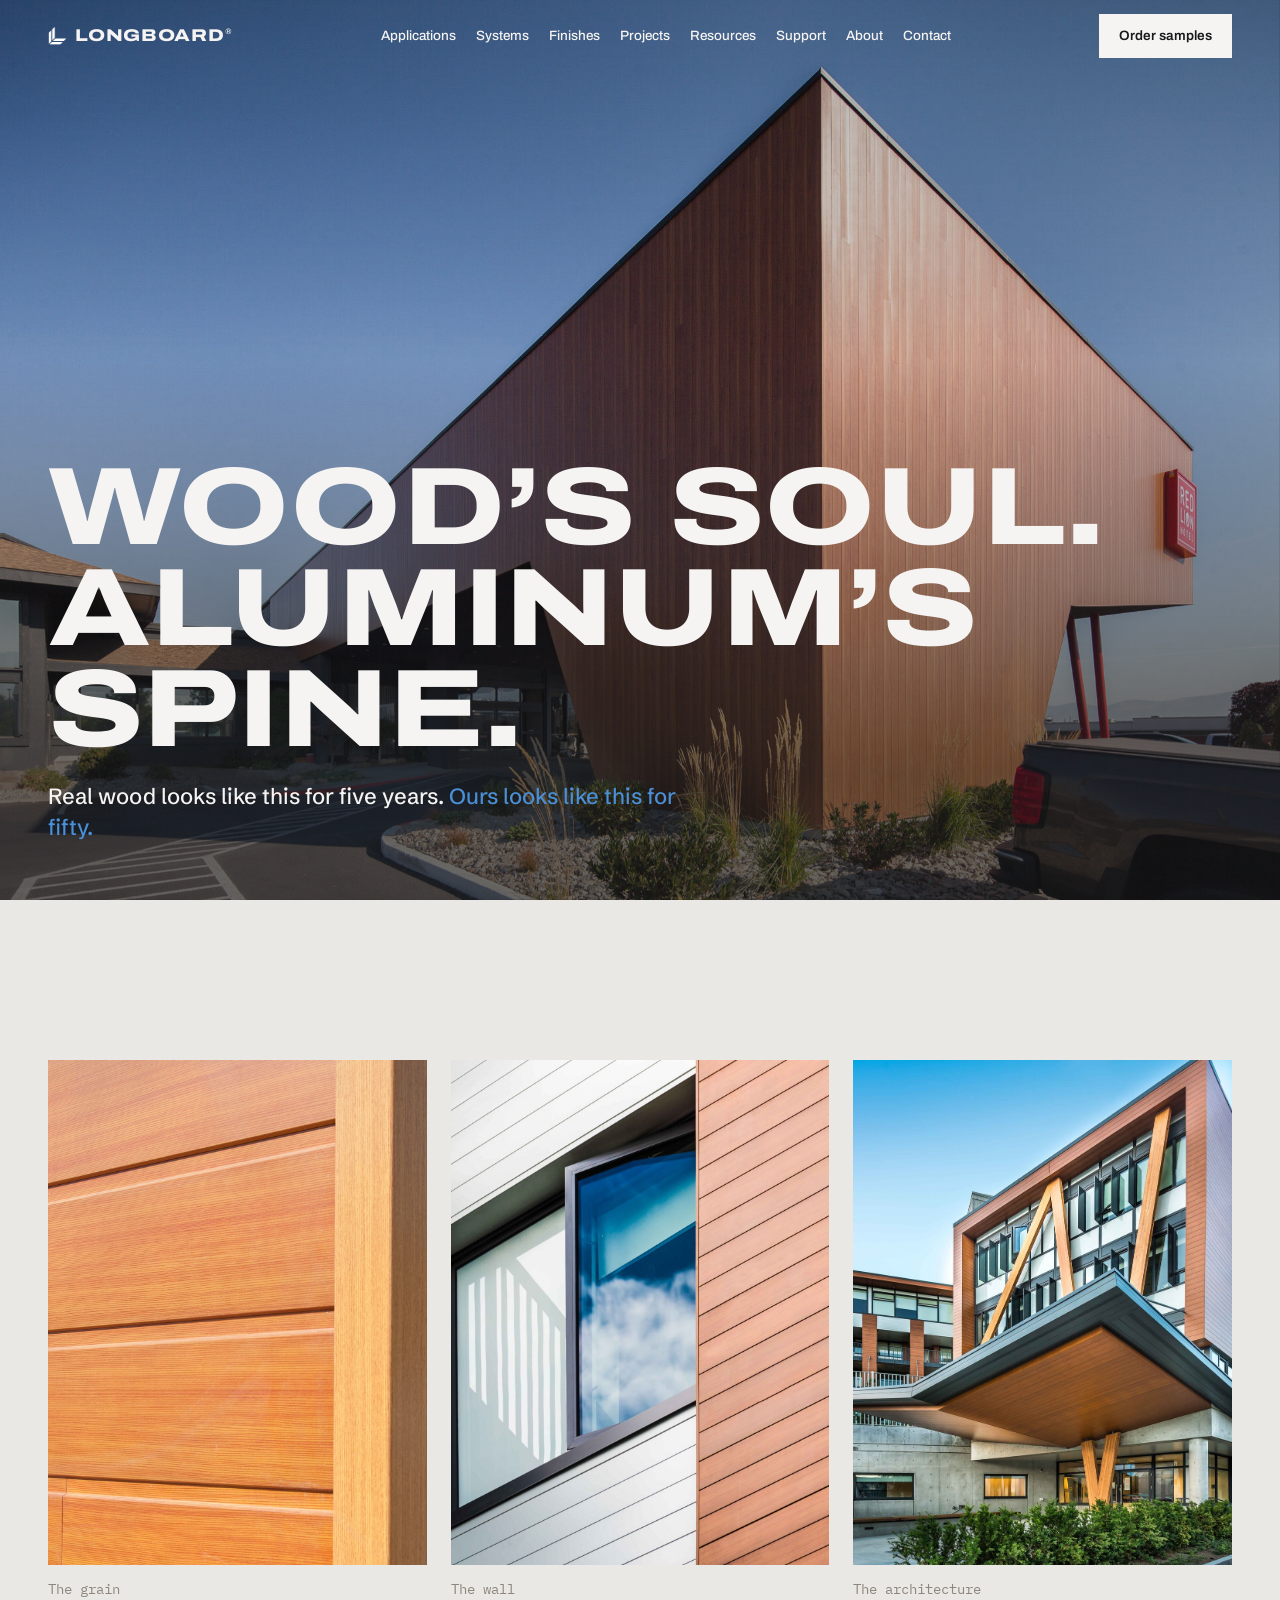
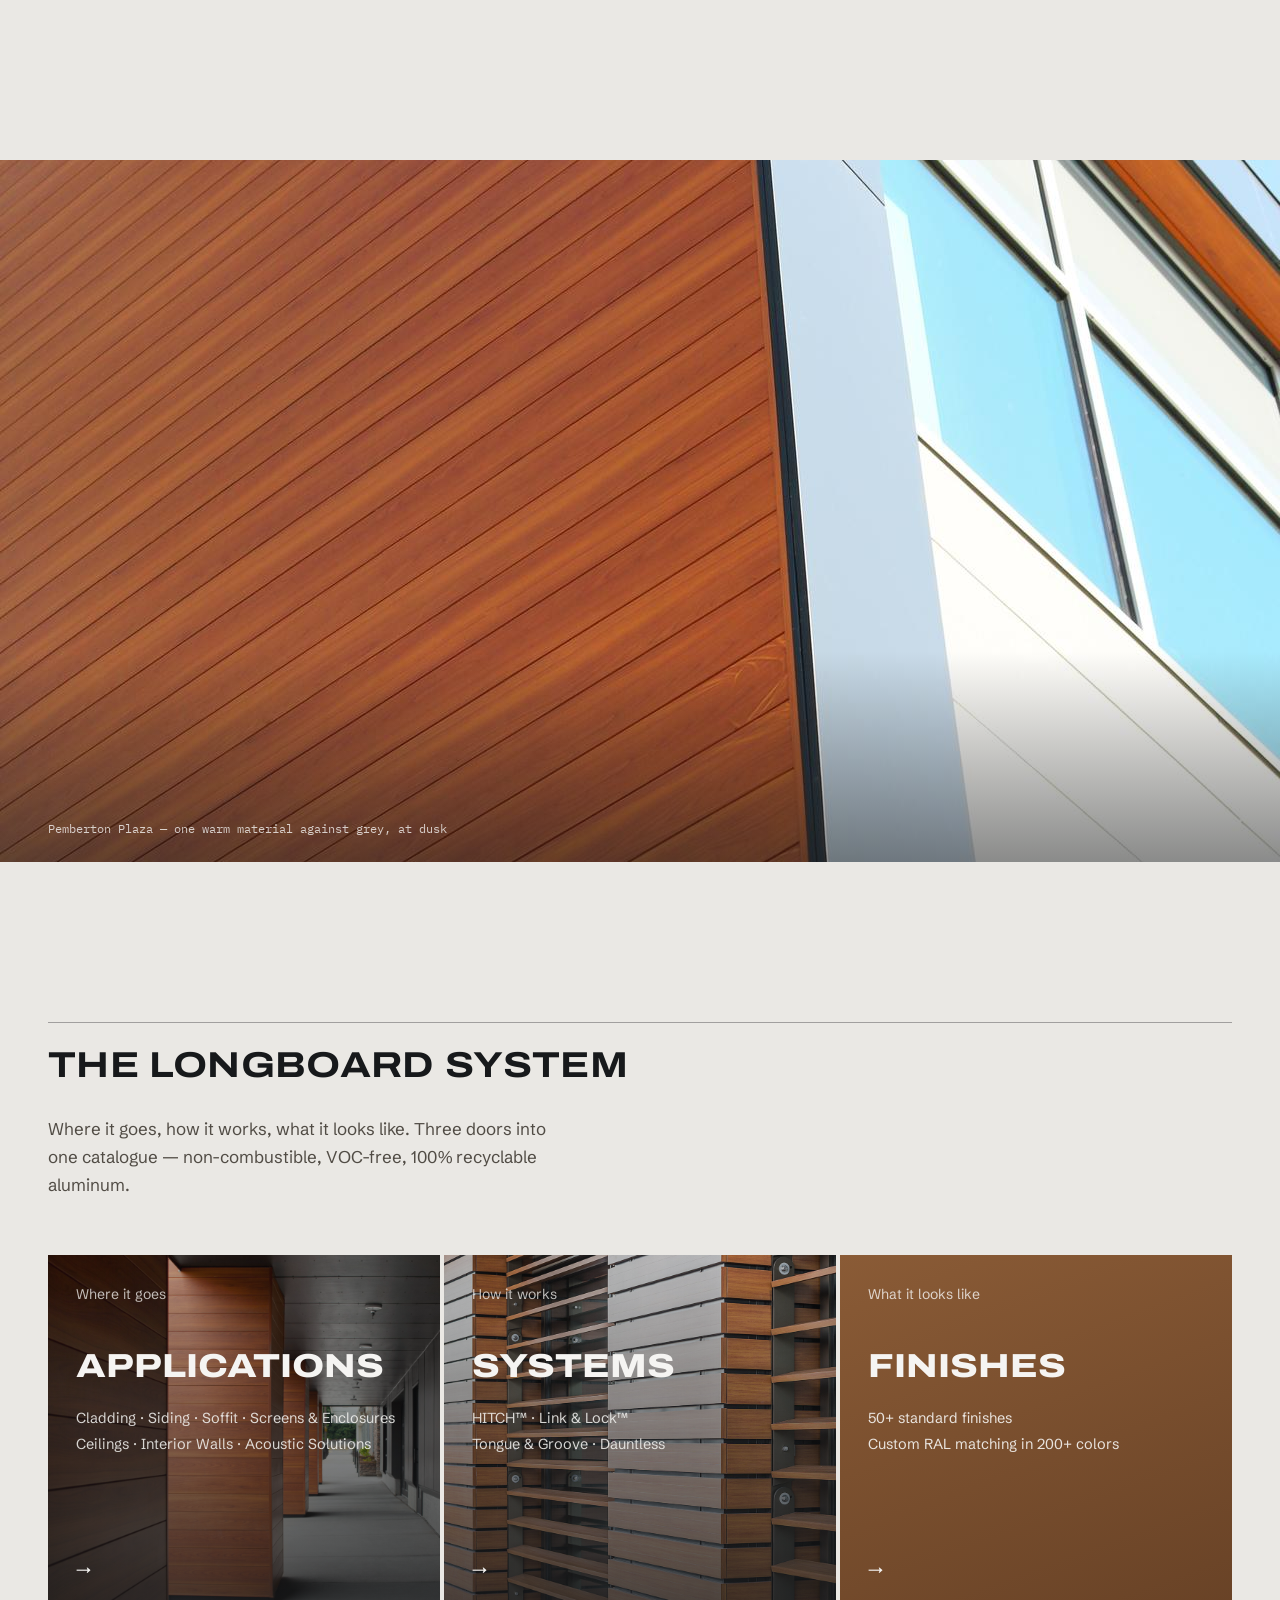
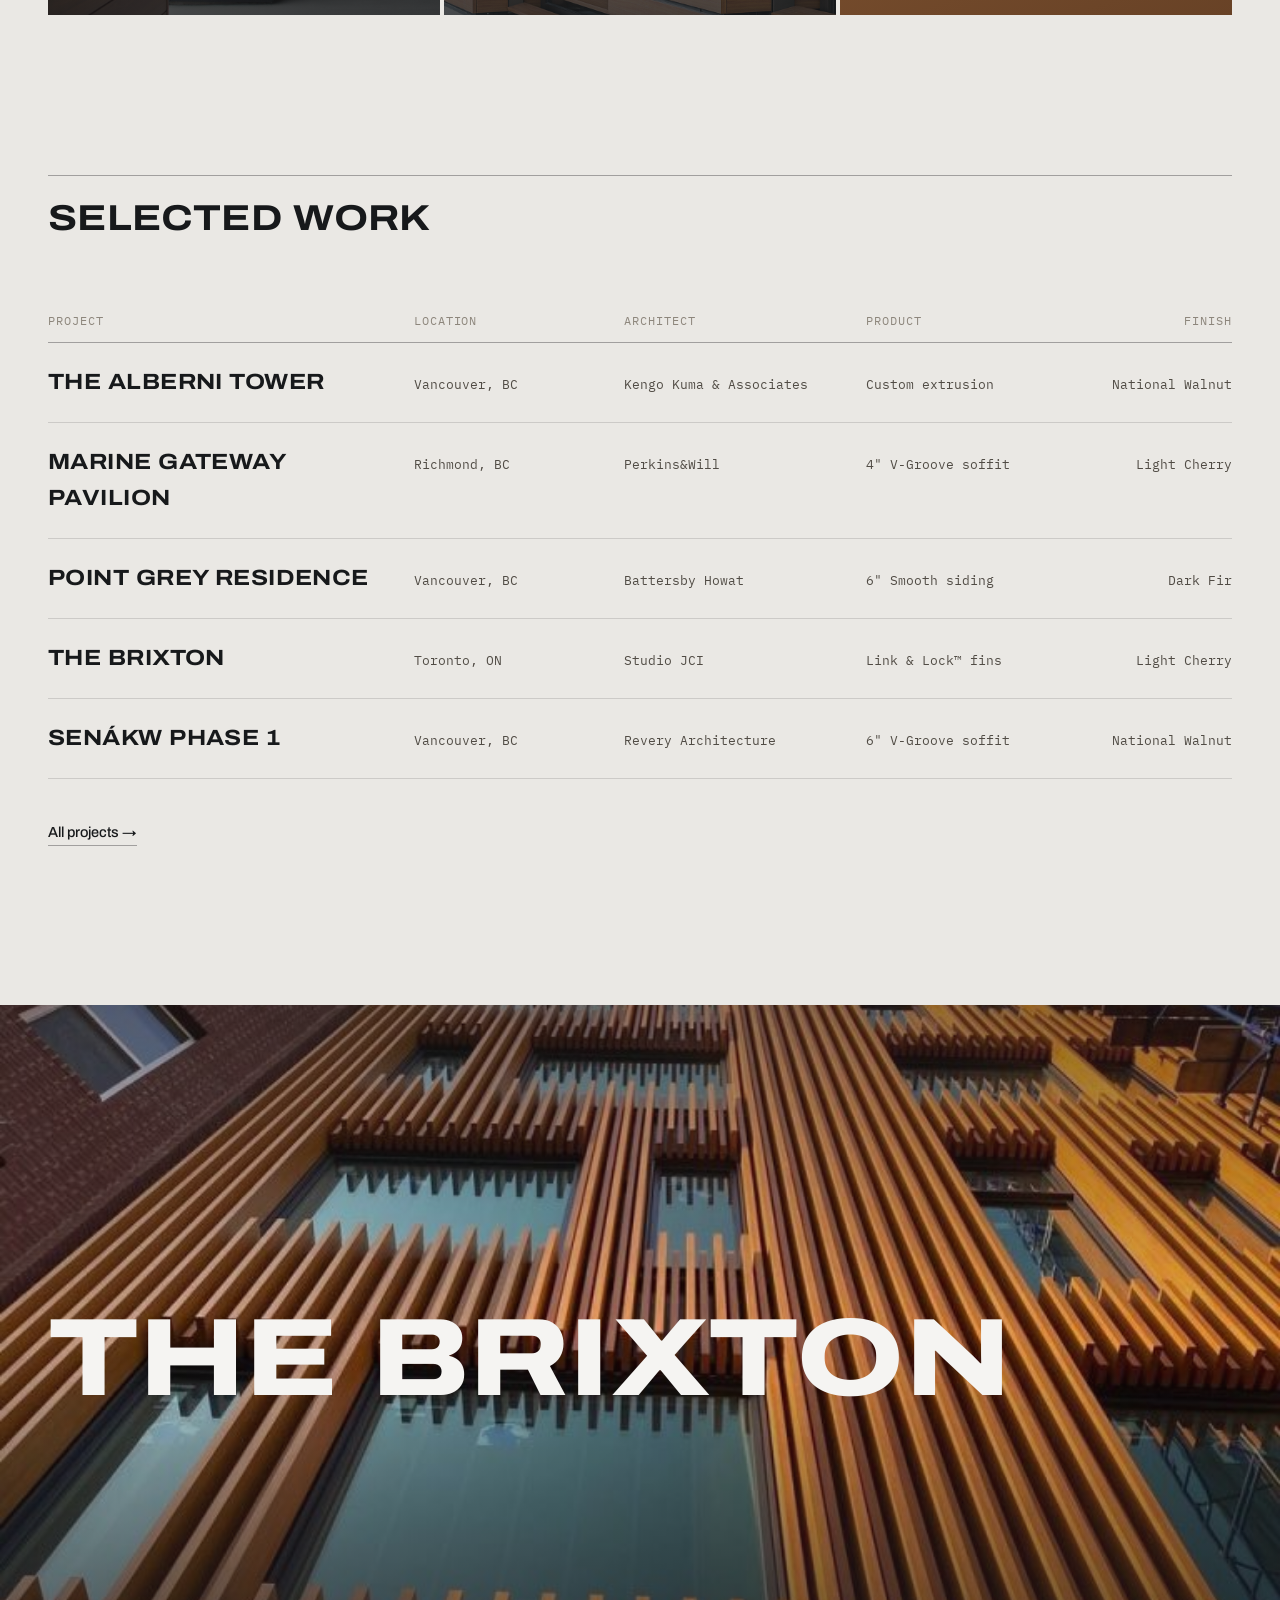
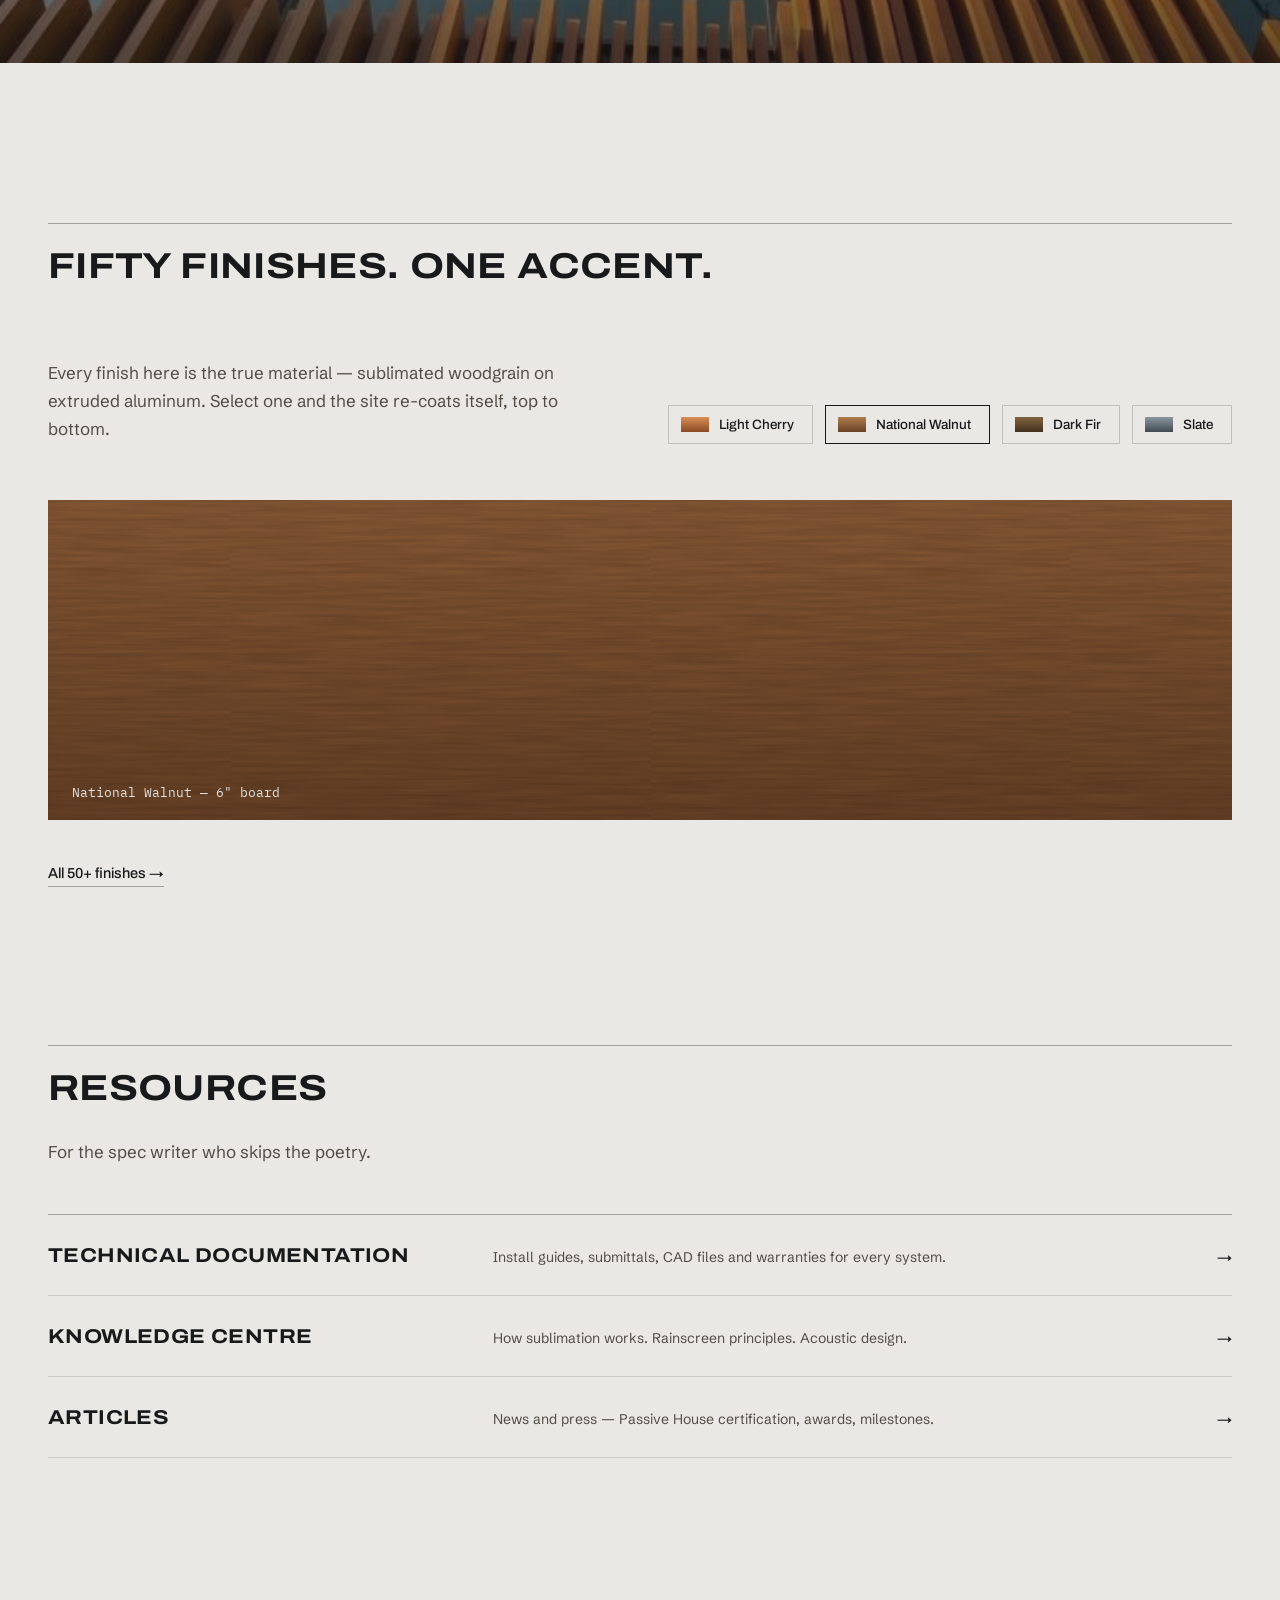
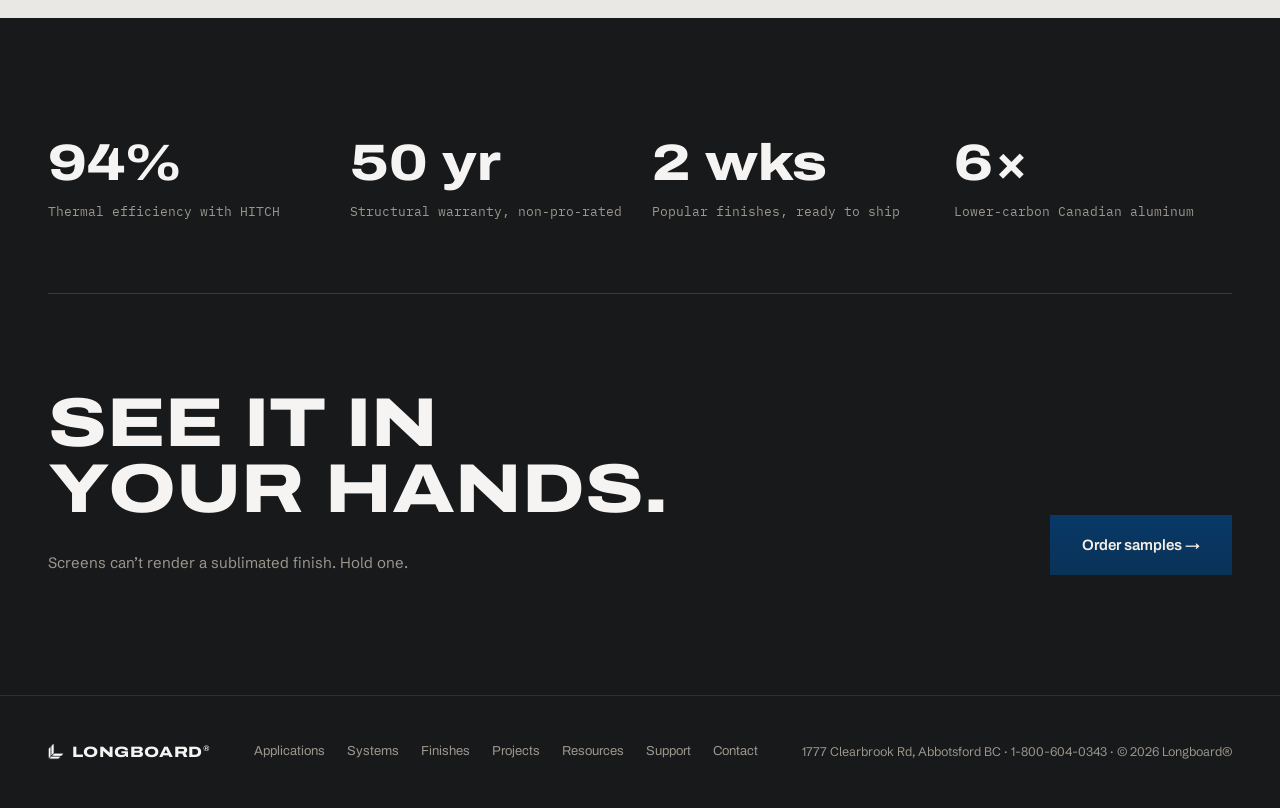
<file: index.html>
<!DOCTYPE html>
<html lang="en" class="no-js" data-finish="walnut">
<head>
<meta charset="utf-8">
<meta name="viewport" content="width=device-width, initial-scale=1">
<title>Longboard® — Wood's Soul. Aluminum's Spine.</title>
<meta name="description" content="Extruded aluminum cladding, siding, soffit and ceilings with sublimated woodgrain finishes. Designed, extruded, finished and shipped from British Columbia.">
<link rel="preconnect" href="https://fonts.googleapis.com">
<link rel="preconnect" href="https://fonts.gstatic.com" crossorigin="anonymous">
<link href="https://fonts.googleapis.com/css2?family=Archivo:wdth,wght@62..125,100..900&family=IBM+Plex+Mono:wght@400&family=Schibsted+Grotesk:ital,wght@0,400;0,500;1,400&display=swap" rel="stylesheet">
<link rel="stylesheet" href="css/site.css">
<script src="js/site.js" defer></script>
<style>
  /* Home hero — the installation reveal: three courses wipe off like boards locking in */
  .hero-course { position: absolute; left: 0; right: 0; background: var(--primer); transform-origin: right center; }
  .hero-course:nth-child(1) { top: 0;     height: 33.5%; animation: lbCourse 0.9s cubic-bezier(0.65,0,0.35,1) 0.35s both; }
  .hero-course:nth-child(2) { top: 33.3%; height: 33.6%; animation: lbCourse 0.9s cubic-bezier(0.65,0,0.35,1) 0.49s both; }
  .hero-course:nth-child(3) { top: 66.6%; height: 33.6%; animation: lbCourse 0.9s cubic-bezier(0.65,0,0.35,1) 0.63s both; }
  .hero-line { display: block; overflow: hidden; padding-bottom: 0.05em; margin-bottom: -0.05em; }
  .hero-line > span { display: block; animation: lbLine 0.9s cubic-bezier(0.22,1,0.36,1) both; }
  .hero-fade { animation: lbFade 0.8s ease both; }
  .home-hero .hero-img { animation: lbZoom 2.4s cubic-bezier(0.22,1,0.36,1) 0.5s both; }
  @media (max-width: 480px) { .home-hero h1 { font-size: clamp(38px, 11.5vw, 52px) !important; } }
  .door {
    position: relative; display: flex; flex-direction: column; text-decoration: none;
    color: var(--paper); min-height: 300px; padding: 28px 28px 34px; overflow: hidden;
  }
  @media (min-width: 720px) { .door { min-height: 360px; } }
  .door img, .door .door-scrim { position: absolute; inset: 0; width: 100%; height: 100%; }
  .door img { object-fit: cover; z-index: -2; }
  .door .door-scrim { background: linear-gradient(180deg, rgba(23,25,27,0.25), rgba(23,25,27,0.78)); z-index: -1; }
  .door .door-title {
    margin-top: 44px; font-family: Archivo, sans-serif; font-variation-settings: "wdth" 120;
    font-weight: 800; font-size: clamp(26px, 2.6vw, 38px); text-transform: uppercase; line-height: 1;
  }
  .door .door-list { margin-top: 22px; font-size: 14.5px; line-height: 1.8; color: rgba(245,244,242,0.85); }
  .door .door-arrow { margin-top: auto; padding-top: 32px; font-family: Archivo, sans-serif; font-size: 15px; font-weight: 500; transition: transform 0.3s cubic-bezier(0.22,1,0.36,1); }
  .door:hover { color: var(--paper); }
  .door:hover .door-arrow { transform: translateX(6px); }
  .doors { display: grid; grid-template-columns: 1fr; gap: 4px; }
  @media (min-width: 900px) { .doors { grid-template-columns: 1fr 1fr 1fr; } }
</style>
</head>
<body>
<a class="skip-link" href="#main">Skip to content</a>

<header class="site-header">
  <div class="container">
    <a class="brand" href="index.html"><img class="mark" src="assets/longboard-mark.png" alt=""><span class="wordmark">Longboard<sup>®</sup></span></a>
    <nav class="site-nav" aria-label="Primary">
      <a href="applications.html">Applications</a>
      <a href="hitch.html">Systems</a>
      <a href="finishes.html">Finishes</a>
      <a href="projects.html">Projects</a>
      <a href="#resources">Resources</a>
      <a href="design-assist.html">Support</a>
      <a href="facility.html">About</a>
      <a href="#contact">Contact</a>
    </nav>
    <a class="header-cta" href="finishes.html#samples">Order samples</a>
    <button class="nav-toggle" aria-expanded="false" aria-controls="mobile-nav">Menu</button>
  </div>
</header>
<div class="mobile-nav" id="mobile-nav">
  <div class="mobile-nav-head">
    <span class="brand"><img class="mark" src="assets/longboard-mark.png" alt=""><span class="wordmark">Longboard<sup>®</sup></span></span>
    <button class="overlay-close">Close</button>
  </div>
  <nav aria-label="Mobile">
    <a href="applications.html">Applications</a>
    <a href="hitch.html">Systems</a>
    <a href="finishes.html">Finishes</a>
    <a href="projects.html">Projects</a>
    <a href="#resources">Resources</a>
    <a href="design-assist.html">Support</a>
    <a href="#contact">Contact</a>
    <a href="finishes.html#samples">Order samples</a>
  </nav>
</div>

<main id="main">

  <!-- HERO — the material is the landing experience -->
  <section class="page-hero page-hero--tall home-hero" aria-label="Introduction">
    <img class="hero-img" src="assets/hero-volume.jpg" alt="Woodgrain aluminum cladding wrapping a cantilevered building volume against a clear sky" fetchpriority="high">
    <div class="hero-scrim" aria-hidden="true"></div>
    <div aria-hidden="true"><div class="hero-course"></div><div class="hero-course"></div><div class="hero-course"></div></div>
    <div class="container">
      <h1 class="display" style="font-size: clamp(52px, 8.6vw, 150px);">
        <span class="hero-line"><span style="animation-delay: 0.9s;">Wood&rsquo;s soul.</span></span>
        <span class="hero-line"><span style="animation-delay: 1.04s;">Aluminum&rsquo;s spine.</span></span>
      </h1>
      <p class="hero-dek hero-fade" style="animation-delay: 1.2s;">Real wood looks like this for five years. <span style="color: var(--brand-navy-glow);">Ours looks like this for fifty.</span></p>
    </div>
  </section>

  <!-- THREE DISTANCES -->
  <section class="container" style="padding-top: var(--section-y); padding-bottom: var(--section-y);" aria-label="The product at three distances">
    <div class="grid-3">
      <figure data-reveal style="margin: 0;">
        <div style="aspect-ratio: 3 / 4; overflow: hidden;">
          <img data-zoom src="assets/macro-siding.jpg" alt="Close view of woodgrain aluminum boards meeting at a corner" loading="lazy" style="width: 100%; height: 100%; object-fit: cover;">
        </div>
        <figcaption class="spec" style="margin-top: 14px; font-size: 13.5px;">The grain</figcaption>
      </figure>
      <figure data-reveal style="margin: 0;">
        <div style="aspect-ratio: 3 / 4; overflow: hidden;">
          <img data-zoom src="assets/wall-window.jpg" alt="Woodgrain panel beside a corner window reflecting sky" loading="lazy" style="width: 100%; height: 100%; object-fit: cover;">
        </div>
        <figcaption class="spec" style="margin-top: 14px; font-size: 13.5px;">The wall</figcaption>
      </figure>
      <figure data-reveal style="margin: 0;">
        <div style="aspect-ratio: 3 / 4; overflow: hidden;">
          <img data-zoom src="assets/canopy.jpg" alt="Civic building with woodgrain soffit canopy and V-columns at dusk" loading="lazy" style="width: 100%; height: 100%; object-fit: cover;">
        </div>
        <figcaption class="spec" style="margin-top: 14px; font-size: 13.5px;">The architecture</figcaption>
      </figure>
    </div>
  </section>

  <!-- BREATHING ROOM -->
  <section style="position: relative; height: 78vh; min-height: 440px; overflow: hidden;" aria-label="Pemberton Plaza at dusk">
    <img data-reveal data-zoom src="assets/pemberton-dusk.jpg" alt="Woodgrain aluminum siding and privacy screens glowing warm at dusk against a grey building" loading="lazy" style="position: absolute; inset: 0; width: 100%; height: 100%; object-fit: cover;">
    <div aria-hidden="true" style="position: absolute; inset: 0; background: linear-gradient(0deg, rgba(23,25,27,0.5), rgba(23,25,27,0) 30%);"></div>
    <span class="spec" style="position: absolute; left: var(--pad-x); bottom: 24px; color: rgba(245,244,242,0.8);">Pemberton Plaza — one warm material against grey, at dusk</span>
  </section>

  <!-- THE LONGBOARD SYSTEM -->
  <section id="system" class="container section" aria-labelledby="system-h">
    <div class="section-title" data-reveal>
      <h2 id="system-h" class="h-section">The Longboard System</h2>
    </div>
    <p class="lede" data-reveal style="margin-bottom: 56px;">Where it goes, how it works, what it looks like. Three doors into one catalogue — non-combustible, VOC-free, 100% recyclable aluminum.</p>
    <div class="doors">
      <a class="door" data-reveal href="applications.html">
        <img src="assets/linq-corridor.jpg" alt="" loading="lazy">
        <div class="door-scrim" aria-hidden="true"></div>
        <span style="font-size: 14px; color: rgba(245,244,242,0.75);">Where it goes</span>
        <span class="door-title">Applications</span>
        <span class="door-list">Cladding · Siding · Soffit · Screens &amp; Enclosures<br>Ceilings · Interior Walls · Acoustic Solutions</span>
        <span class="door-arrow" aria-hidden="true">→</span>
      </a>
      <a class="door" data-reveal href="hitch.html">
        <img src="assets/privacy-beams.jpg" alt="" loading="lazy">
        <div class="door-scrim" aria-hidden="true"></div>
        <span style="font-size: 14px; color: rgba(245,244,242,0.75);">How it works</span>
        <span class="door-title">Systems</span>
        <span class="door-list">HITCH™ · Link &amp; Lock™<br>Tongue &amp; Groove · Dauntless</span>
        <span class="door-arrow" aria-hidden="true">→</span>
      </a>
      <a class="door sublimate" data-reveal href="finishes.html" style="background: none;">
        <span class="grain-live" aria-hidden="true" style="position: absolute; inset: 0; z-index: -1; background: linear-gradient(160deg, var(--finish), var(--finish-deep)); transition: background 0.5s;"></span>
        <span style="font-size: 14px; color: rgba(245,244,242,0.8);">What it looks like</span>
        <span class="door-title">Finishes</span>
        <span class="door-list" style="color: rgba(245,244,242,0.9);">50+ standard finishes<br>Custom RAL matching in 200+ colors</span>
        <span class="door-arrow" aria-hidden="true">→</span>
      </a>
    </div>
  </section>

  <!-- PROJECT INDEX -->
  <section id="projects" class="container" style="padding-bottom: var(--section-y);" aria-labelledby="projects-h">
    <div class="section-title section-title--roomy" data-reveal>
      <h2 id="projects-h" class="h-section">Selected work</h2>
    </div>

    <div data-index style="position: relative;">
      <div class="index-head" aria-hidden="true">
        <span>Project</span><span>Location</span><span>Architect</span><span>Product</span><span class="cell-end">Finish</span>
      </div>

      <a class="index-row" data-reveal href="case-alberni.html" data-img="assets/alberni-dusk.jpg">
        <span class="h-index" style="font-size: clamp(18px, 1.8vw, 22px);">The Alberni Tower</span>
        <span class="cell" data-label="Location">Vancouver, BC</span>
        <span class="cell" data-label="Architect">Kengo Kuma &amp; Associates</span>
        <span class="cell" data-label="Product">Custom extrusion</span>
        <span class="cell cell-end" data-label="Finish">National Walnut</span>
      </a>
      <a class="index-row" data-reveal href="projects.html" data-img="assets/canopy.jpg">
        <span class="h-index" style="font-size: clamp(18px, 1.8vw, 22px);">Marine Gateway Pavilion</span>
        <span class="cell" data-label="Location">Richmond, BC</span>
        <span class="cell" data-label="Architect">Perkins&amp;Will</span>
        <span class="cell" data-label="Product">4" V-Groove soffit</span>
        <span class="cell cell-end" data-label="Finish">Light Cherry</span>
      </a>
      <a class="index-row" data-reveal href="projects.html" data-img="assets/wall-window.jpg">
        <span class="h-index" style="font-size: clamp(18px, 1.8vw, 22px);">Point Grey Residence</span>
        <span class="cell" data-label="Location">Vancouver, BC</span>
        <span class="cell" data-label="Architect">Battersby Howat</span>
        <span class="cell" data-label="Product">6" Smooth siding</span>
        <span class="cell cell-end" data-label="Finish">Dark Fir</span>
      </a>
      <a class="index-row" data-reveal href="projects.html" data-img="assets/fins.jpg">
        <span class="h-index" style="font-size: clamp(18px, 1.8vw, 22px);">The Brixton</span>
        <span class="cell" data-label="Location">Toronto, ON</span>
        <span class="cell" data-label="Architect">Studio JCI</span>
        <span class="cell" data-label="Product">Link &amp; Lock™ fins</span>
        <span class="cell cell-end" data-label="Finish">Light Cherry</span>
      </a>
      <a class="index-row" data-reveal href="projects.html" data-img="assets/baffles.png">
        <span class="h-index" style="font-size: clamp(18px, 1.8vw, 22px);">Senákw Phase 1</span>
        <span class="cell" data-label="Location">Vancouver, BC</span>
        <span class="cell" data-label="Architect">Revery Architecture</span>
        <span class="cell" data-label="Product">6" V-Groove soffit</span>
        <span class="cell cell-end" data-label="Finish">National Walnut</span>
      </a>

      <img class="index-preview" src="assets/alberni-dusk.jpg" alt="" aria-hidden="true">
    </div>

    <div data-reveal style="margin-top: 40px;">
      <a class="link-rule" href="projects.html">All projects →</a>
    </div>
  </section>

  <!-- CINEMATIC BAND — The Brixton -->
  <section class="band-dark" style="position: relative; overflow: hidden;" aria-label="The Brixton, Toronto">
    <img src="assets/fins.jpg" alt="Vertical woodgrain aluminum fins climbing a facade, lit by evening sun" loading="lazy" style="position: absolute; inset: 0; width: 100%; height: 100%; object-fit: cover; object-position: 50% 30%;">
    <div aria-hidden="true" style="position: absolute; inset: 0; background: linear-gradient(180deg, rgba(23,25,27,0.45), rgba(23,25,27,0.1) 50%, rgba(23,25,27,0.65));"></div>
    <div class="container" style="position: relative; padding-top: 28vh; padding-bottom: 28vh; color: var(--paper);">
      <span class="spec" data-reveal style="display: block; font-size: 14px; color: rgba(245,244,242,0.75); margin-bottom: 28px;">Toronto — Link &amp; Lock™ fins in Light Cherry</span>
      <p class="display" data-reveal style="font-variation-settings: 'wdth' 122; font-size: clamp(48px, 8.6vw, 132px); line-height: 0.94; margin: 0;">The Brixton</p>
    </div>
  </section>

  <!-- FINISHES -->
  <section id="finishes" class="container section" aria-labelledby="finishes-h">
    <div class="section-title section-title--roomy" data-reveal>
      <h2 id="finishes-h" class="h-section">Fifty finishes. One accent.</h2>
    </div>
    <div style="display: flex; justify-content: space-between; align-items: flex-end; gap: var(--board); flex-wrap: wrap; margin-bottom: 56px;">
      <p class="lede" data-reveal>Every finish here is the true material — sublimated woodgrain on extruded aluminum. Select one and the site re-coats itself, top to bottom.</p>
      <div class="finish-switcher" data-reveal role="group" aria-label="Finish switcher">
        <button class="finish-btn" data-finish-key="cherry" aria-pressed="false"><span class="swatch" style="background: linear-gradient(#d98e55, #8a4a24);"></span><span>Light Cherry</span></button>
        <button class="finish-btn" data-finish-key="walnut" aria-pressed="true"><span class="swatch" style="background: linear-gradient(#b07e4e, #684226);"></span><span>National Walnut</span></button>
        <button class="finish-btn" data-finish-key="fir" aria-pressed="false"><span class="swatch" style="background: linear-gradient(#83643f, #41311f);"></span><span>Dark Fir</span></button>
        <button class="finish-btn" data-finish-key="slate" aria-pressed="false"><span class="swatch" style="background: linear-gradient(#8b979f, #414a53);"></span><span>Slate</span></button>
      </div>
    </div>
    <div class="sublimate" data-reveal style="position: relative; height: 320px; overflow: hidden;">
      <div class="grain grain-live" style="position: absolute; inset: 0; --g1: var(--finish); --g2: var(--finish-deep);"></div>
      <div class="sweep" aria-hidden="true"></div>
      <span class="spec" style="position: absolute; left: 24px; bottom: 18px; font-size: 12.5px; color: rgba(255,255,255,0.85); z-index: 2;"><span data-active-finish-name>National Walnut</span> — 6" board</span>
    </div>
    <div data-reveal style="margin-top: 40px;">
      <a class="link-rule" href="finishes.html">All 50+ finishes →</a>
    </div>
  </section>

  <!-- RESOURCE HUB -->
  <section id="resources" class="container" style="padding-bottom: var(--section-y);" aria-labelledby="resources-h">
    <div class="section-title" data-reveal>
      <h2 id="resources-h" class="h-section">Resources</h2>
    </div>
    <p class="lede" data-reveal style="margin-bottom: 48px;">For the spec writer who skips the poetry.</p>

    <a class="resource-row" data-reveal href="hitch.html#documents">
      <span class="h-index" style="font-size: 20px;">Technical Documentation</span>
      <span class="rr-desc">Install guides, submittals, CAD files and warranties for every system.</span>
      <span class="rr-arrow" aria-hidden="true">→</span>
    </a>
    <a class="resource-row" data-reveal href="finishes.html#resources-finishes">
      <span class="h-index" style="font-size: 20px;">Knowledge Centre</span>
      <span class="rr-desc">How sublimation works. Rainscreen principles. Acoustic design.</span>
      <span class="rr-arrow" aria-hidden="true">→</span>
    </a>
    <a class="resource-row" data-reveal href="#contact">
      <span class="h-index" style="font-size: 20px;">Articles</span>
      <span class="rr-desc">News and press — Passive House certification, awards, milestones.</span>
      <span class="rr-arrow" aria-hidden="true">→</span>
    </a>
  </section>

  <!-- PROOF + CONTACT -->
  <section id="contact" class="band-dark" aria-labelledby="contact-h">
    <div class="container" style="padding-top: 120px; padding-bottom: 120px;">
      <div class="stat-grid">
        <div class="stat" data-reveal><div class="spec-num">94%</div><p>Thermal efficiency with HITCH</p></div>
        <div class="stat" data-reveal><div class="spec-num">50 yr</div><p>Structural warranty, non-pro-rated</p></div>
        <div class="stat" data-reveal><div class="spec-num">2 wks</div><p>Popular finishes, ready to ship</p></div>
        <div class="stat" data-reveal><div class="spec-num">6×</div><p>Lower-carbon Canadian aluminum</p></div>
      </div>
      <div style="display: flex; justify-content: space-between; align-items: flex-end; gap: var(--board); flex-wrap: wrap; padding-top: 96px;">
        <div data-reveal>
          <h2 id="contact-h" class="display" style="font-variation-settings: 'wdth' 122; font-size: clamp(36px, 5.4vw, 84px); line-height: 0.96;">See it in<br>your hands.</h2>
          <p style="margin: 28px 0 0; font-size: 15px; color: var(--paper-faint);">Screens can&rsquo;t render a sublimated finish. Hold one.</p>
        </div>
        <a class="btn btn-finish" data-reveal href="finishes.html#samples">Order samples →</a>
      </div>
    </div>
  </section>
</main>

<footer class="site-footer">
  <div class="container">
    <span class="brand"><img class="mark" src="assets/longboard-mark.png" alt="" style="height: 17px;"><span class="wordmark" style="font-size: 15px; color: var(--paper);">Longboard<sup>®</sup></span></span>
    <nav aria-label="Footer">
      <a href="applications.html">Applications</a>
      <a href="hitch.html">Systems</a>
      <a href="finishes.html">Finishes</a>
      <a href="projects.html">Projects</a>
      <a href="index.html#resources">Resources</a>
      <a href="design-assist.html">Support</a>
      <a href="index.html#contact">Contact</a>
    </nav>
    <span class="foot-legal">1777 Clearbrook Rd, Abbotsford BC · 1-800-604-0343 · © 2026 Longboard®</span>
  </div>
</footer>
</body>
</html>
</file>
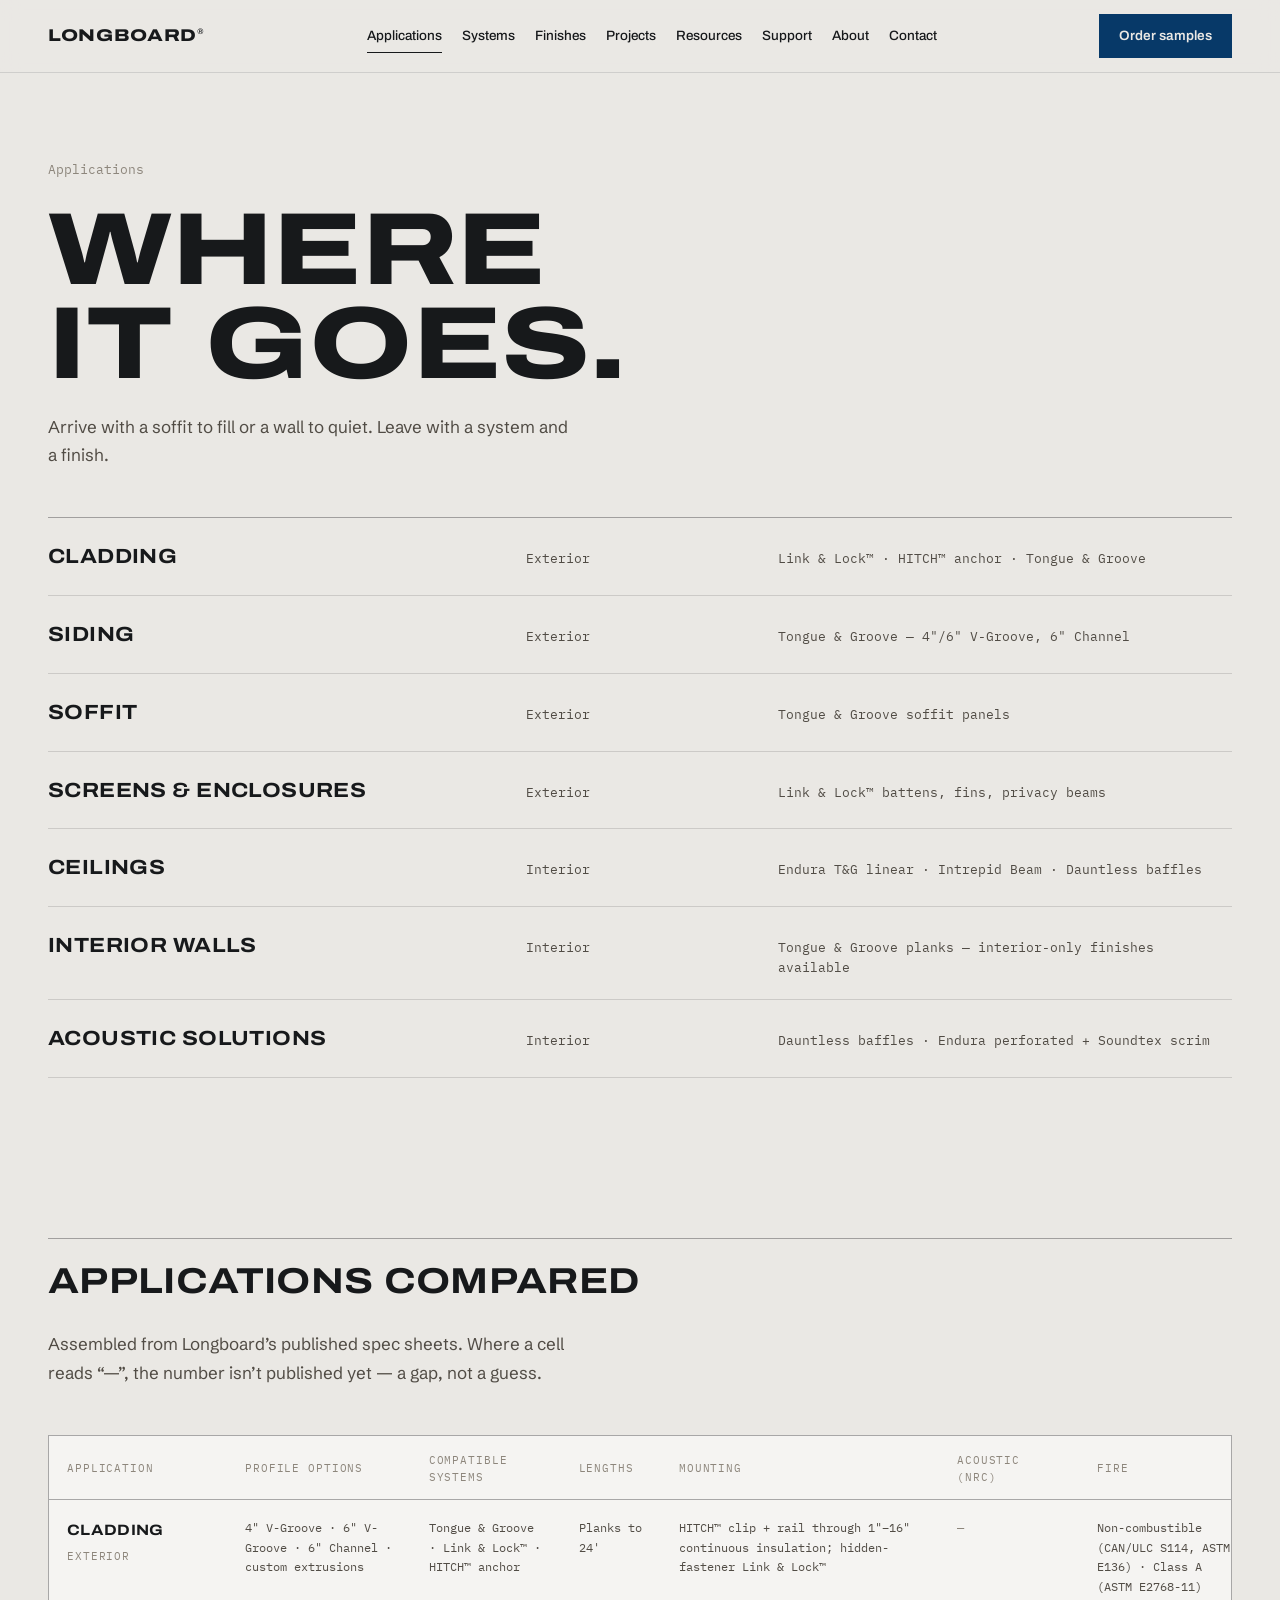
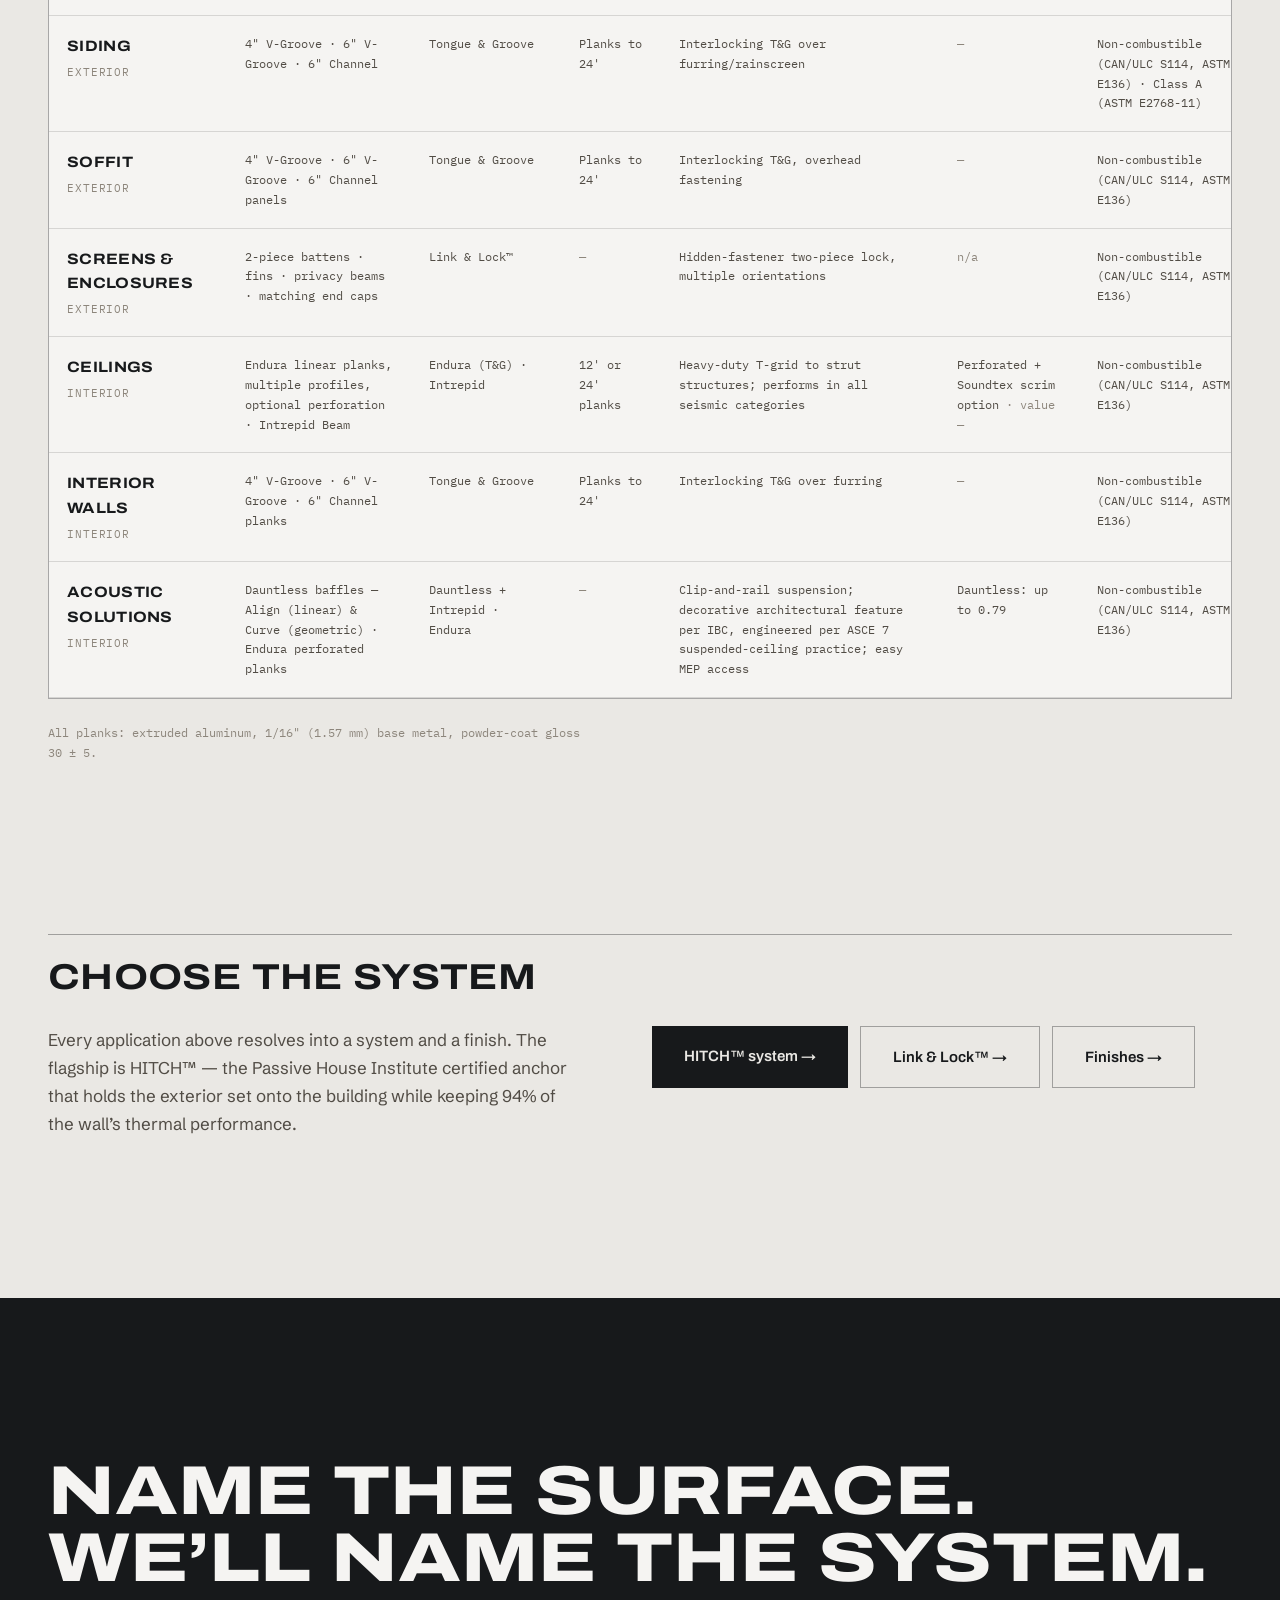
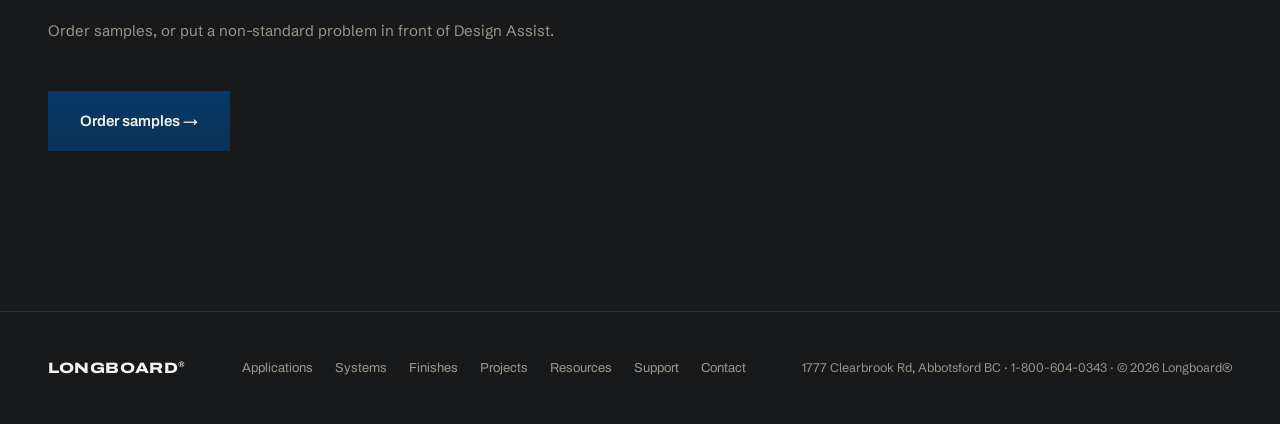
<file: applications.html>
<!DOCTYPE html>
<html lang="en" class="no-js" data-finish="walnut">
<head>
<meta charset="utf-8">
<meta name="viewport" content="width=device-width, initial-scale=1">
<title>Applications — Where It Goes | Longboard®</title>
<meta name="description" content="Longboard applications compared: cladding, siding, soffit, screens and enclosures, ceilings, interior walls and acoustic solutions — profiles, systems, mounting and acoustic ratings from the spec sheets.">
<link rel="preconnect" href="https://fonts.googleapis.com">
<link rel="preconnect" href="https://fonts.gstatic.com" crossorigin="anonymous">
<link href="https://fonts.googleapis.com/css2?family=Archivo:wdth,wght@62..125,100..900&family=IBM+Plex+Mono:wght@400&family=Schibsted+Grotesk:ital,wght@0,400;0,500;1,400&display=swap" rel="stylesheet">
<link rel="stylesheet" href="css/site.css">
<script src="js/site.js" defer></script>
<style>
  .apps-hero { padding-top: 160px; }
  .apps-hero h1 { font-size: clamp(44px, 8vw, 130px); }
  .app-list { border-top: 1px solid var(--rule); }
  .compare-wrap { overflow-x: auto; border: 1px solid var(--rule); background: var(--paper); }
  /* mono layer per LB-CD 2.0/01 — the schedule set as a schedule */
  .compare { width: 100%; min-width: 1200px; border-collapse: collapse; }
  .compare th { font-family: "IBM Plex Mono", monospace; font-size: 11px; letter-spacing: 0.08em; text-transform: uppercase; color: var(--ink-faint); text-align: left; font-weight: 400; padding: 16px 18px 12px; border-bottom: 1px solid var(--rule); background: var(--paper); }
  .compare td { font-family: "IBM Plex Mono", monospace; font-size: 12px; padding: 18px; border-bottom: 1px solid var(--rule-light); vertical-align: top; color: var(--ink-soft); line-height: 1.65; }
  .compare td:first-child { min-width: 150px; }
  .compare .row-title { font-family: Archivo, sans-serif; font-variation-settings: "wdth" 114; font-weight: 700; font-size: 15px; text-transform: uppercase; letter-spacing: 0.02em; color: var(--ink); }
  .compare .row-group { font-family: "IBM Plex Mono", monospace; font-size: 11px; letter-spacing: 0.08em; text-transform: uppercase; color: var(--ink-faint); display: block; margin-top: 4px; }
  .compare .gap { color: var(--ink-faint); }
</style>
</head>
<body>
<a class="skip-link" href="#main">Skip to content</a>

<header class="site-header" data-header-solid>
  <div class="container">
    <a class="wordmark" href="index.html">Longboard<sup>®</sup></a>
    <nav class="site-nav" aria-label="Primary">
      <a href="applications.html" aria-current="page">Applications</a>
      <a href="hitch.html">Systems</a>
      <a href="finishes.html">Finishes</a>
      <a href="projects.html">Projects</a>
      <a href="index.html#resources">Resources</a>
      <a href="design-assist.html">Support</a>
      <a href="facility.html">About</a>
      <a href="index.html#contact">Contact</a>
    </nav>
    <a class="header-cta" href="finishes.html#samples">Order samples</a>
    <button class="nav-toggle" aria-expanded="false" aria-controls="mobile-nav">Menu</button>
  </div>
</header>
<div class="mobile-nav" id="mobile-nav">
  <div class="mobile-nav-head">
    <span class="wordmark">Longboard<sup>®</sup></span>
    <button class="overlay-close">Close</button>
  </div>
  <nav aria-label="Mobile">
    <a href="applications.html">Applications</a>
    <a href="hitch.html">Systems</a>
    <a href="finishes.html">Finishes</a>
    <a href="projects.html">Projects</a>
    <a href="index.html#resources">Resources</a>
    <a href="design-assist.html">Support</a>
    <a href="index.html#contact">Contact</a>
    <a href="finishes.html#samples">Order samples</a>
  </nav>
</div>

<main id="main">

  <!-- HERO -->
  <section class="container apps-hero" aria-labelledby="apps-h">
    <span class="eyebrow" style="display: block; margin-bottom: 22px;">Applications</span>
    <h1 id="apps-h" class="display">Where<br>it goes.</h1>
    <p class="lede" style="margin-top: 22px;">Arrive with a soffit to fill or a wall to quiet. Leave with a system and a finish.</p>
  </section>

  <!-- THE SEVEN -->
  <section class="container section" style="padding-top: var(--board);" aria-labelledby="seven-h">
    <h2 id="seven-h" class="visually-hidden">The seven applications</h2>
    <div class="app-list" data-reveal>
      <a class="index-row" href="#compared" style="--cols: 2fr 1fr 2fr;">
        <span class="h-index">Cladding</span>
        <span class="cell" data-label="Set">Exterior</span>
        <span class="cell" data-label="Systems">Link &amp; Lock™ · HITCH™ anchor · Tongue &amp; Groove</span>
      </a>
      <a class="index-row" href="#compared" style="--cols: 2fr 1fr 2fr;">
        <span class="h-index">Siding</span>
        <span class="cell" data-label="Set">Exterior</span>
        <span class="cell" data-label="Systems">Tongue &amp; Groove — 4"/6" V-Groove, 6" Channel</span>
      </a>
      <a class="index-row" href="#compared" style="--cols: 2fr 1fr 2fr;">
        <span class="h-index">Soffit</span>
        <span class="cell" data-label="Set">Exterior</span>
        <span class="cell" data-label="Systems">Tongue &amp; Groove soffit panels</span>
      </a>
      <a class="index-row" href="#compared" style="--cols: 2fr 1fr 2fr;">
        <span class="h-index">Screens &amp; Enclosures</span>
        <span class="cell" data-label="Set">Exterior</span>
        <span class="cell" data-label="Systems">Link &amp; Lock™ battens, fins, privacy beams</span>
      </a>
      <a class="index-row" href="#compared" style="--cols: 2fr 1fr 2fr;">
        <span class="h-index">Ceilings</span>
        <span class="cell" data-label="Set">Interior</span>
        <span class="cell" data-label="Systems">Endura T&amp;G linear · Intrepid Beam · Dauntless baffles</span>
      </a>
      <a class="index-row" href="#compared" style="--cols: 2fr 1fr 2fr;">
        <span class="h-index">Interior Walls</span>
        <span class="cell" data-label="Set">Interior</span>
        <span class="cell" data-label="Systems">Tongue &amp; Groove planks — interior-only finishes available</span>
      </a>
      <a class="index-row" href="#compared" style="--cols: 2fr 1fr 2fr;">
        <span class="h-index">Acoustic Solutions</span>
        <span class="cell" data-label="Set">Interior</span>
        <span class="cell" data-label="Systems">Dauntless baffles · Endura perforated + Soundtex scrim</span>
      </a>
    </div>
  </section>

  <!-- APPLICATIONS COMPARED -->
  <section id="compared" class="container" style="padding-bottom: var(--section-y);" aria-labelledby="compared-h">
    <div class="section-title" data-reveal>
      <h2 id="compared-h" class="h-section">Applications compared</h2>
    </div>
    <p class="lede" data-reveal style="margin-bottom: var(--board);">Assembled from Longboard&rsquo;s published spec sheets. Where a cell reads &ldquo;—&rdquo;, the number isn&rsquo;t published yet — a gap, not a guess.</p>

    <div class="compare-wrap" data-reveal tabindex="0" role="region" aria-label="Applications comparison table, horizontally scrollable">
      <table class="compare">
        <caption class="visually-hidden">Comparison of Longboard's seven applications by profile options, compatible systems, lengths, mounting, acoustic rating and fire performance</caption>
        <thead>
          <tr>
            <th scope="col">Application</th>
            <th scope="col">Profile options</th>
            <th scope="col">Compatible systems</th>
            <th scope="col">Lengths</th>
            <th scope="col">Mounting</th>
            <th scope="col">Acoustic (NRC)</th>
            <th scope="col">Fire</th>
          </tr>
        </thead>
        <tbody>
          <tr>
            <td><span class="row-title">Cladding</span><span class="row-group">Exterior</span></td>
            <td>4" V-Groove · 6" V-Groove · 6" Channel · custom extrusions</td>
            <td>Tongue &amp; Groove · Link &amp; Lock™ · HITCH™ anchor</td>
            <td>Planks to 24'</td>
            <td>HITCH™ clip + rail through 1"–16" continuous insulation; hidden-fastener Link &amp; Lock™</td>
            <td class="gap">—</td>
            <td>Non-combustible (CAN/ULC S114, ASTM E136) · Class A (ASTM E2768-11)</td>
          </tr>
          <tr>
            <td><span class="row-title">Siding</span><span class="row-group">Exterior</span></td>
            <td>4" V-Groove · 6" V-Groove · 6" Channel</td>
            <td>Tongue &amp; Groove</td>
            <td>Planks to 24'</td>
            <td>Interlocking T&amp;G over furring/rainscreen</td>
            <td class="gap">—</td>
            <td>Non-combustible (CAN/ULC S114, ASTM E136) · Class A (ASTM E2768-11)</td>
          </tr>
          <tr>
            <td><span class="row-title">Soffit</span><span class="row-group">Exterior</span></td>
            <td>4" V-Groove · 6" V-Groove · 6" Channel panels</td>
            <td>Tongue &amp; Groove</td>
            <td>Planks to 24'</td>
            <td>Interlocking T&amp;G, overhead fastening</td>
            <td class="gap">—</td>
            <td>Non-combustible (CAN/ULC S114, ASTM E136)</td>
          </tr>
          <tr>
            <td><span class="row-title">Screens &amp; Enclosures</span><span class="row-group">Exterior</span></td>
            <td>2-piece battens · fins · privacy beams · matching end caps</td>
            <td>Link &amp; Lock™</td>
            <td class="gap">—</td>
            <td>Hidden-fastener two-piece lock, multiple orientations</td>
            <td class="gap">n/a</td>
            <td>Non-combustible (CAN/ULC S114, ASTM E136)</td>
          </tr>
          <tr>
            <td><span class="row-title">Ceilings</span><span class="row-group">Interior</span></td>
            <td>Endura linear planks, multiple profiles, optional perforation · Intrepid Beam</td>
            <td>Endura (T&amp;G) · Intrepid</td>
            <td>12' or 24' planks</td>
            <td>Heavy-duty T-grid to strut structures; performs in all seismic categories</td>
            <td>Perforated + Soundtex scrim option<span class="gap"> · value —</span></td>
            <td>Non-combustible (CAN/ULC S114, ASTM E136)</td>
          </tr>
          <tr>
            <td><span class="row-title">Interior Walls</span><span class="row-group">Interior</span></td>
            <td>4" V-Groove · 6" V-Groove · 6" Channel planks</td>
            <td>Tongue &amp; Groove</td>
            <td>Planks to 24'</td>
            <td>Interlocking T&amp;G over furring</td>
            <td class="gap">—</td>
            <td>Non-combustible (CAN/ULC S114, ASTM E136)</td>
          </tr>
          <tr>
            <td><span class="row-title">Acoustic Solutions</span><span class="row-group">Interior</span></td>
            <td>Dauntless baffles — Align (linear) &amp; Curve (geometric) · Endura perforated planks</td>
            <td>Dauntless + Intrepid · Endura</td>
            <td class="gap">—</td>
            <td>Clip-and-rail suspension; decorative architectural feature per IBC, engineered per ASCE 7 suspended-ceiling practice; easy MEP access</td>
            <td>Dauntless: up to 0.79</td>
            <td>Non-combustible (CAN/ULC S114, ASTM E136)</td>
          </tr>
        </tbody>
      </table>
    </div>
    <p class="gap-flag" data-reveal style="margin-top: var(--half); max-width: 78ch;">All planks: extruded aluminum, 1/16" (1.57 mm) base metal, powder-coat gloss 30 ± 5.</p>
  </section>

  <!-- THE SYSTEM CROSS-LINK -->
  <section class="container" style="padding-bottom: var(--section-y);" aria-labelledby="xsys-h">
    <div class="section-title" data-reveal>
      <h2 id="xsys-h" class="h-section">Choose the system</h2>
    </div>
    <div class="grid-2">
      <p class="lede" data-reveal>Every application above resolves into a system and a finish. The flagship is HITCH™ — the Passive House Institute certified anchor that holds the exterior set onto the building while keeping 94% of the wall&rsquo;s thermal performance.</p>
      <div data-reveal style="display: flex; gap: 12px; flex-wrap: wrap;">
        <a class="btn btn-ink" href="hitch.html">HITCH™ system →</a>
        <a class="btn btn-ghost" href="linklock.html">Link &amp; Lock™ →</a>
        <a class="btn btn-ghost" href="finishes.html">Finishes →</a>
      </div>
    </div>
  </section>

  <!-- CTA -->
  <section class="cta-band" aria-labelledby="acta-h">
    <div class="container cta-inner">
      <div data-reveal>
        <h2 id="acta-h">Name the surface.<br>We&rsquo;ll name the system.</h2>
        <p>Order samples, or put a non-standard problem in front of Design Assist.</p>
      </div>
      <a class="btn btn-finish" data-reveal href="finishes.html#samples">Order samples →</a>
    </div>
  </section>
</main>

<footer class="site-footer">
  <div class="container">
    <span class="wordmark" style="font-size: 15px; color: var(--paper);">Longboard<sup>®</sup></span>
    <nav aria-label="Footer">
      <a href="applications.html">Applications</a>
      <a href="hitch.html">Systems</a>
      <a href="finishes.html">Finishes</a>
      <a href="projects.html">Projects</a>
      <a href="index.html#resources">Resources</a>
      <a href="design-assist.html">Support</a>
      <a href="index.html#contact">Contact</a>
    </nav>
    <span class="foot-legal">1777 Clearbrook Rd, Abbotsford BC · 1-800-604-0343 · © 2026 Longboard®</span>
  </div>
</footer>
</body>
</html>
</file>
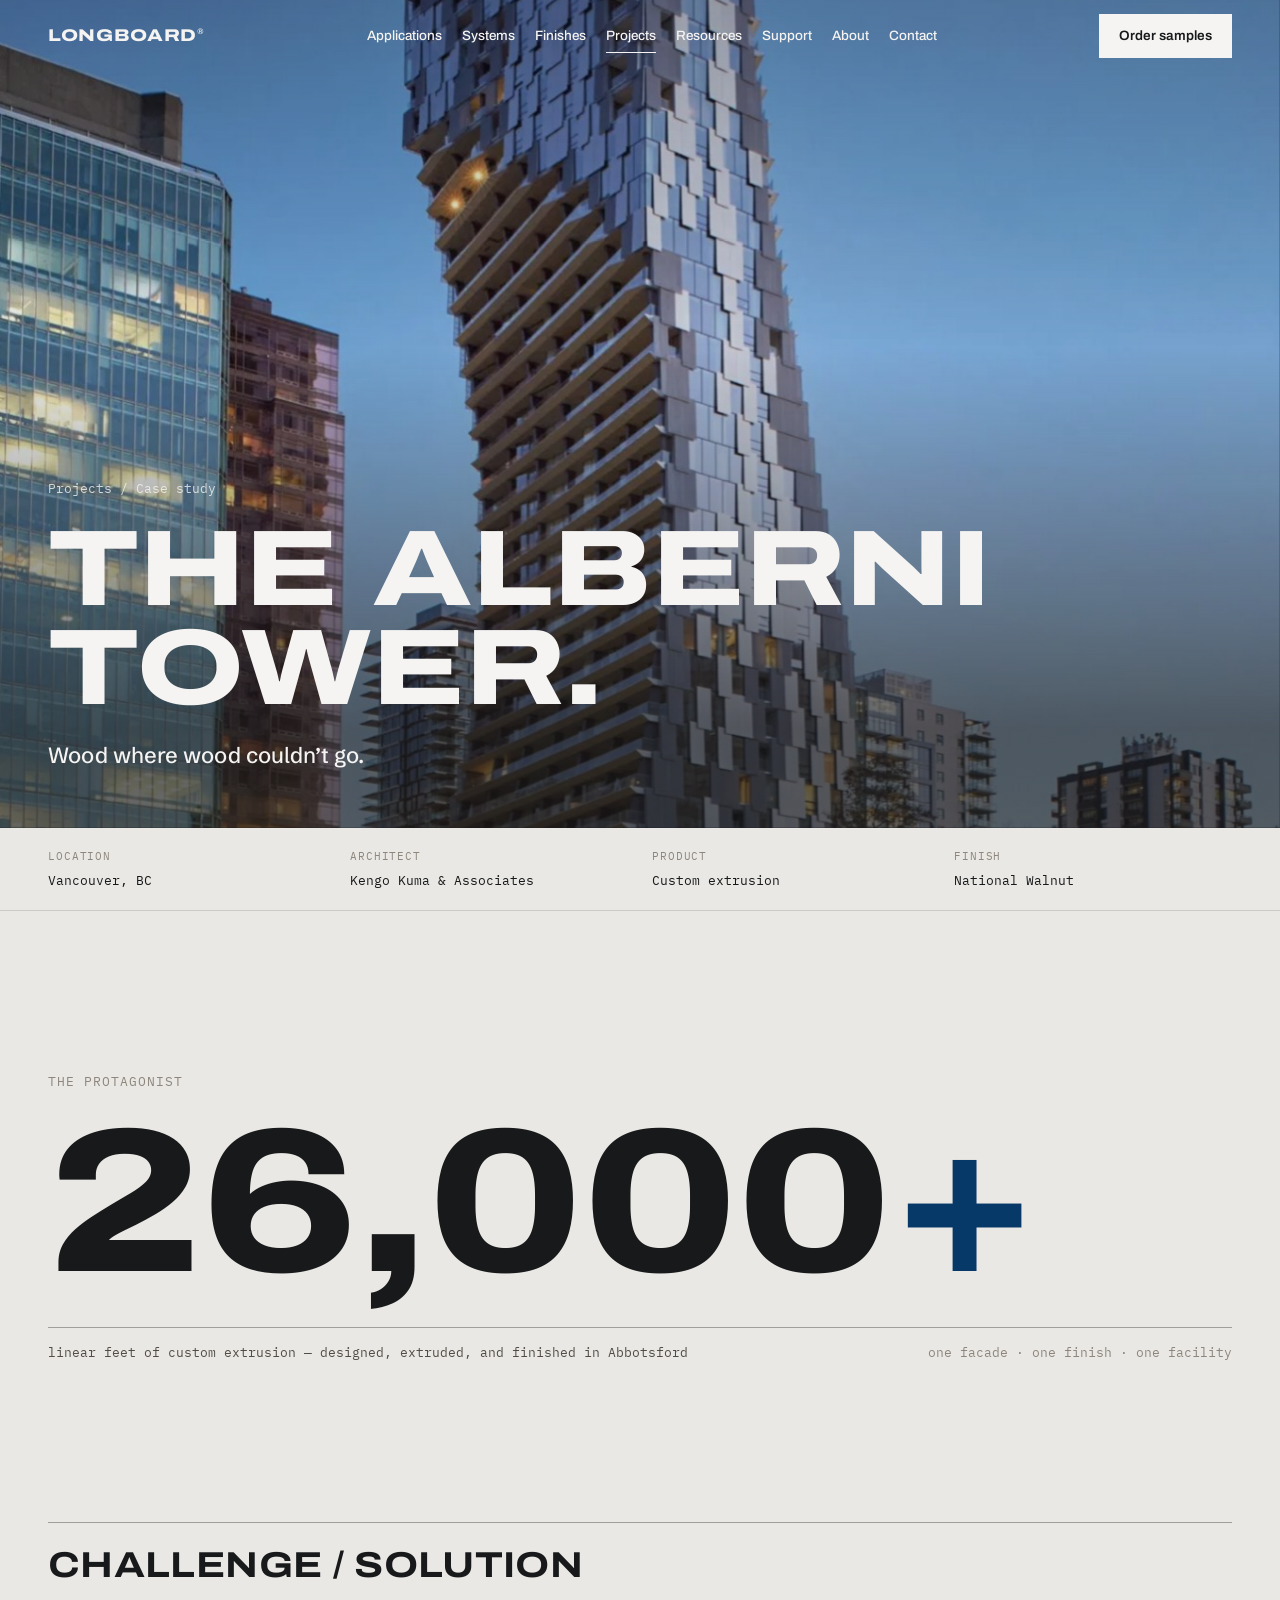
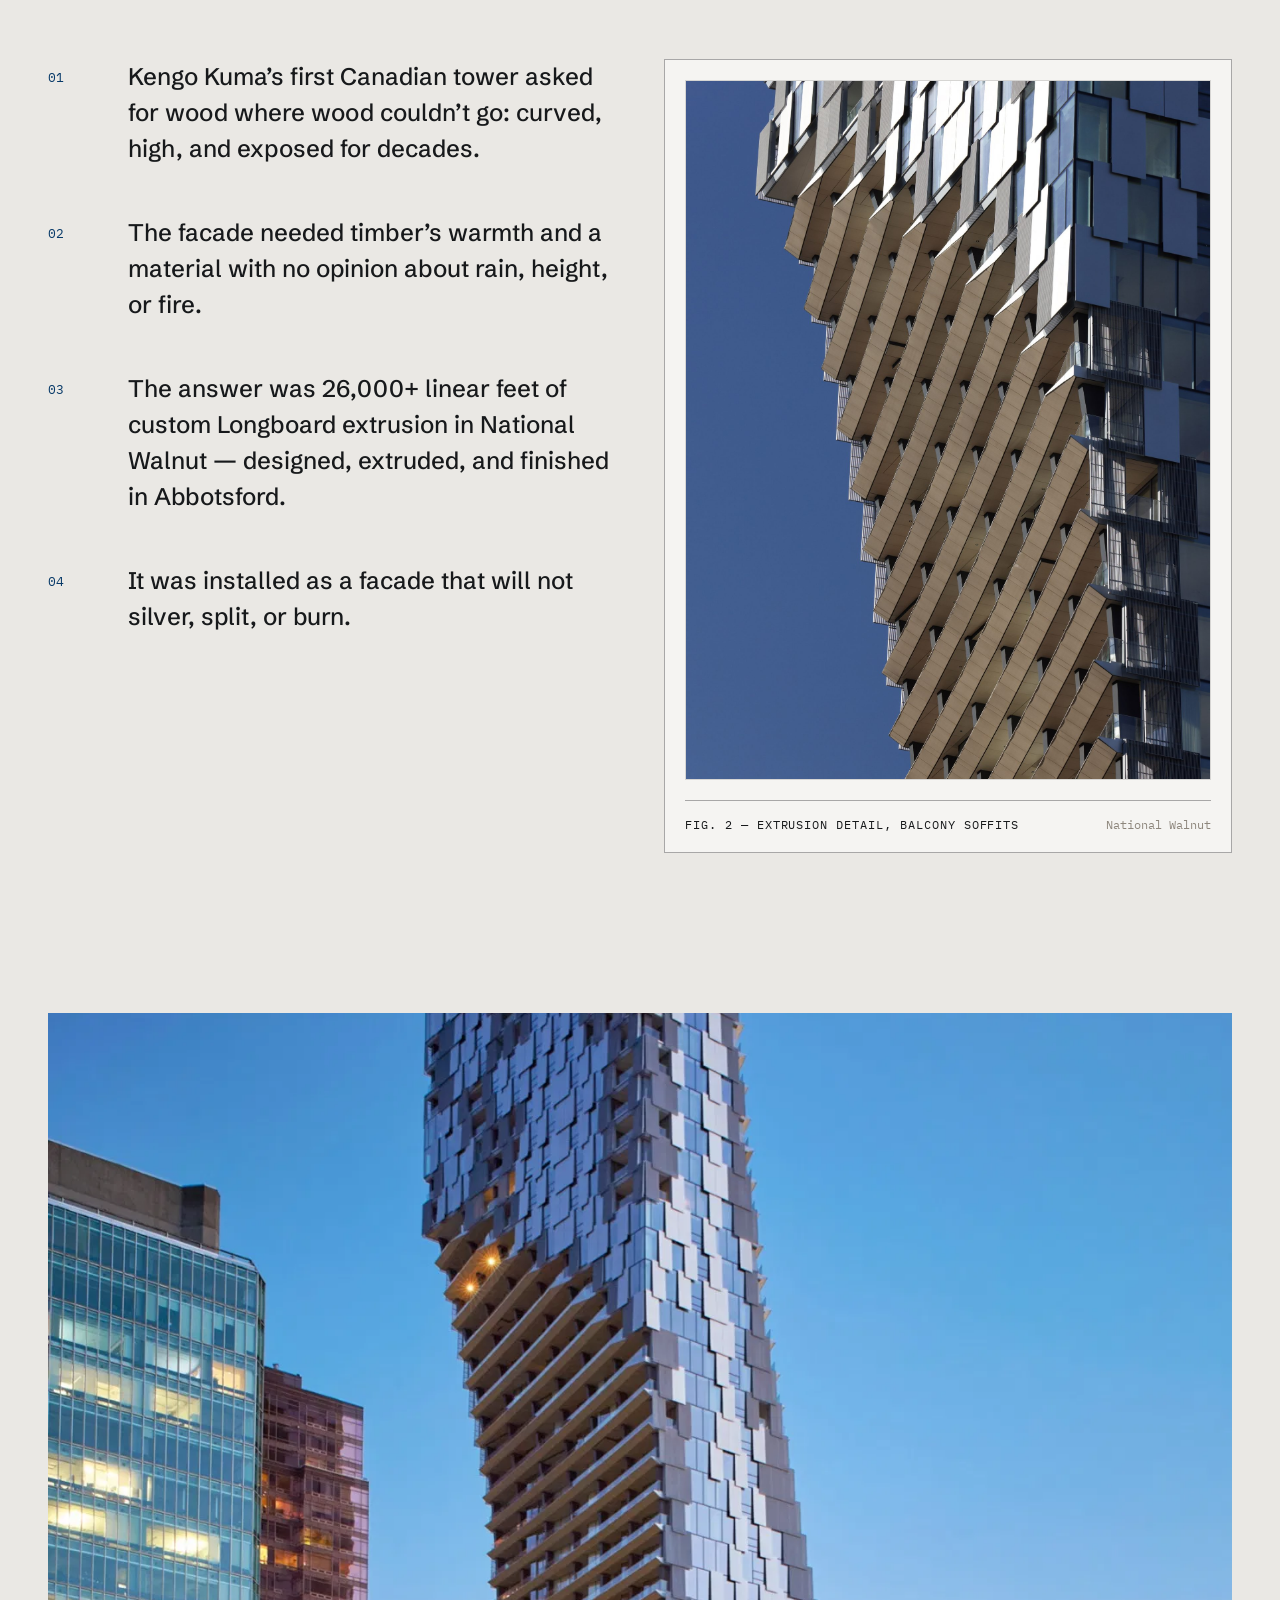
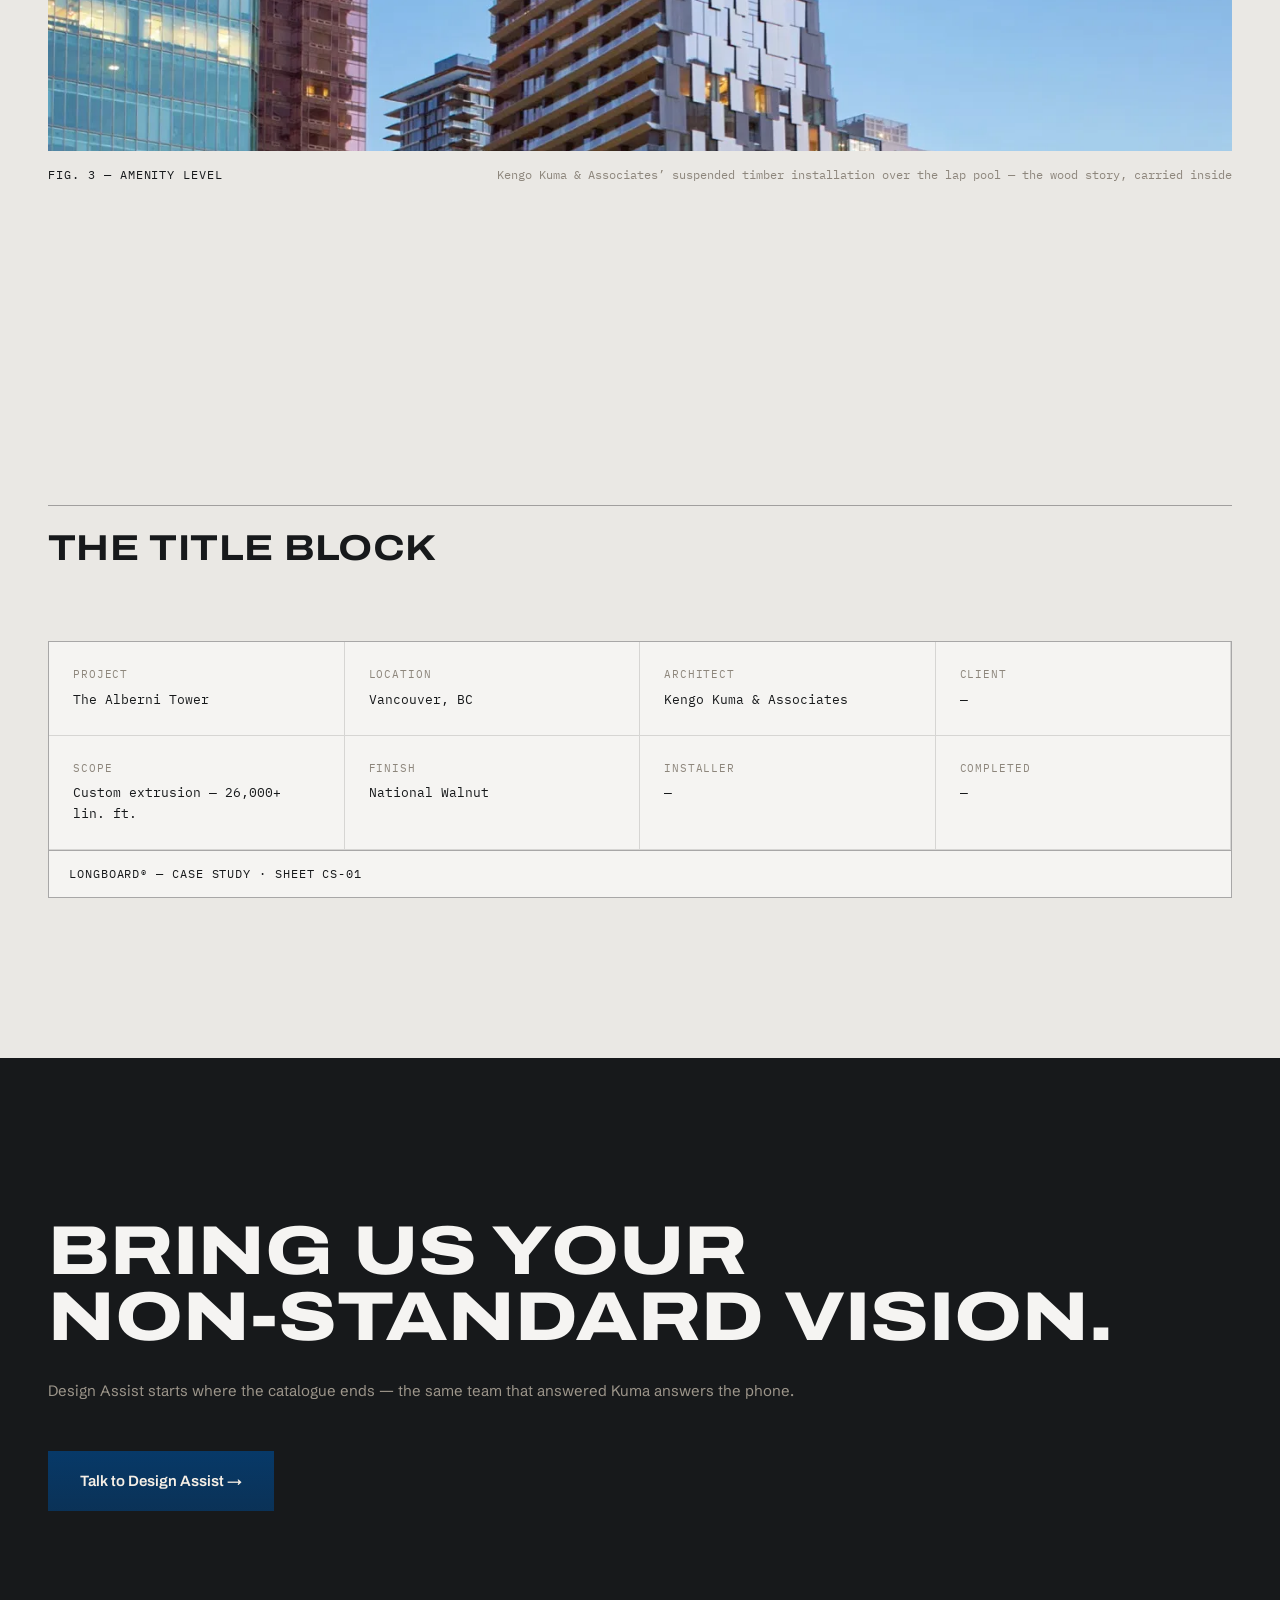
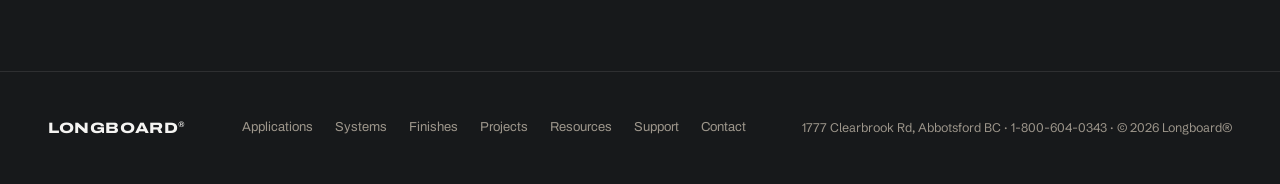
<file: case-alberni.html>
<!DOCTYPE html>
<html lang="en" class="no-js" data-finish="walnut">
<head>
<meta charset="utf-8">
<meta name="viewport" content="width=device-width, initial-scale=1">
<title>The Alberni Tower — Case Study | Longboard®</title>
<meta name="description" content="Kengo Kuma's first Canadian tower, wearing 26,000+ linear feet of custom Longboard extrusion in National Walnut — wood where wood couldn't go.">
<link rel="preconnect" href="https://fonts.googleapis.com">
<link rel="preconnect" href="https://fonts.gstatic.com" crossorigin="anonymous">
<link href="https://fonts.googleapis.com/css2?family=Archivo:wdth,wght@62..125,100..900&family=IBM+Plex+Mono:wght@400&family=Schibsted+Grotesk:ital,wght@0,400;0,500;1,400&display=swap" rel="stylesheet">
<link rel="stylesheet" href="css/site.css">
<script src="js/site.js" defer></script>
<style>
  /* case study template — LB-CD 2.0 exploration 03. Contract: two photos, four sentences. */
  .record-strip { border-bottom: 1px solid var(--rule-light); }
  .record-strip .container { padding-top: 20px; padding-bottom: 20px; display: grid; grid-template-columns: 1fr 1fr; gap: 16px var(--gutter); }
  @media (min-width: 900px) { .record-strip .container { grid-template-columns: repeat(4, 1fr); } }
  .record-strip .rs-item { display: grid; gap: 4px; }
  .protag { font-family: Archivo, sans-serif; font-variation-settings: "wdth" 120; font-weight: 800; font-size: clamp(72px, 16vw, 280px); line-height: 0.9; letter-spacing: 0.002em; }
  .protag .plus { color: var(--brand-navy-deep); }
  .narrative { display: grid; grid-template-columns: 1fr; gap: 64px var(--board); max-width: 1240px; }
  @media (min-width: 1024px) { .narrative { grid-template-columns: 1fr 1fr; gap: 96px var(--board); } }
  .n-step { display: grid; grid-template-columns: 44px 1fr; gap: var(--gutter); align-items: start; }
  @media (min-width: 720px) { .n-step { grid-template-columns: 56px 1fr; } }
  .n-step .ns-num { font-family: "IBM Plex Mono", monospace; font-size: 12.5px; color: var(--brand-navy-deep); padding-top: 8px; }
  .n-step p { margin: 0; font-size: clamp(18px, 2vw, 24px); line-height: 1.5; font-weight: 500; }
  .cs-sheet { border: 1px solid var(--rule); background: var(--paper); }
  .cs-sheet .sheet-grid { display: grid; grid-template-columns: 1fr 1fr; }
  @media (min-width: 900px) { .cs-sheet .sheet-grid { grid-template-columns: repeat(4, 1fr); } }
  .cs-sheet .sheet-cell { padding: 20px; border-right: 1px solid var(--rule-light); border-bottom: 1px solid var(--rule-light); display: grid; gap: 6px; align-content: start; }
  @media (min-width: 900px) { .cs-sheet .sheet-cell { padding: 24px; } }
  .cs-sheet .sheet-foot { display: flex; justify-content: space-between; align-items: center; gap: var(--gutter); flex-wrap: wrap; padding: 14px 20px; border-top: 1px solid var(--rule); }
  .cs-sheet .rec-label { font-family: "IBM Plex Mono", monospace; font-size: 11px; text-transform: uppercase; letter-spacing: 0.08em; color: var(--ink-faint); }
  .cs-sheet .rec-value { font-family: "IBM Plex Mono", monospace; font-size: 13px; color: var(--ink); }
</style>
</head>
<body>
<a class="skip-link" href="#main">Skip to content</a>

<header class="site-header">
  <div class="container">
    <a class="wordmark" href="index.html">Longboard<sup>®</sup></a>
    <nav class="site-nav" aria-label="Primary">
      <a href="applications.html">Applications</a>
      <a href="hitch.html">Systems</a>
      <a href="finishes.html">Finishes</a>
      <a href="projects.html" aria-current="page">Projects</a>
      <a href="index.html#resources">Resources</a>
      <a href="design-assist.html">Support</a>
      <a href="facility.html">About</a>
      <a href="index.html#contact">Contact</a>
    </nav>
    <a class="header-cta" href="finishes.html#samples">Order samples</a>
    <button class="nav-toggle" aria-expanded="false" aria-controls="mobile-nav">Menu</button>
  </div>
</header>
<div class="mobile-nav" id="mobile-nav">
  <div class="mobile-nav-head">
    <span class="wordmark">Longboard<sup>®</sup></span>
    <button class="overlay-close">Close</button>
  </div>
  <nav aria-label="Mobile">
    <a href="applications.html">Applications</a>
    <a href="hitch.html">Systems</a>
    <a href="finishes.html">Finishes</a>
    <a href="projects.html">Projects</a>
    <a href="index.html#resources">Resources</a>
    <a href="design-assist.html">Support</a>
    <a href="index.html#contact">Contact</a>
    <a href="finishes.html#samples">Order samples</a>
  </nav>
</div>

<main id="main">

  <!-- HERO — Fig. 1 -->
  <section class="page-hero page-hero--tall" aria-labelledby="cs-h" style="min-height: 92vh;">
    <img class="hero-img" src="assets/alberni-dusk.jpg" alt="The Alberni Tower at dusk, its twisting facade rising over Alberni Street with woodgrain aluminum soffits glowing warm" fetchpriority="high" style="animation: lbZoom 2.4s cubic-bezier(0.22,1,0.36,1) 0.3s both;">
    <div class="hero-scrim" aria-hidden="true" style="background: linear-gradient(180deg, rgba(23,25,27,0.3), rgba(23,25,27,0.08) 42%, rgba(23,25,27,0.66) 88%);"></div>
    <div class="container">
      <span class="hero-eyebrow">Projects / Case study</span>
      <h1 id="cs-h" class="display" style="font-size: clamp(44px, 8.4vw, 140px);">The Alberni<br>Tower.</h1>
      <p class="hero-dek">Wood where wood couldn&rsquo;t go.</p>
    </div>
  </section>

  <!-- RECORD STRIP -->
  <section class="record-strip" aria-label="Project record">
    <div class="container">
      <div class="rs-item"><span class="spec" style="font-size: 11px; text-transform: uppercase; letter-spacing: 0.08em;">Location</span><span class="spec" style="color: var(--ink); font-size: 12.5px;">Vancouver, BC</span></div>
      <div class="rs-item"><span class="spec" style="font-size: 11px; text-transform: uppercase; letter-spacing: 0.08em;">Architect</span><span class="spec" style="color: var(--ink); font-size: 12.5px;">Kengo Kuma &amp; Associates</span></div>
      <div class="rs-item"><span class="spec" style="font-size: 11px; text-transform: uppercase; letter-spacing: 0.08em;">Product</span><span class="spec" style="color: var(--ink); font-size: 12.5px;">Custom extrusion</span></div>
      <div class="rs-item"><span class="spec" style="font-size: 11px; text-transform: uppercase; letter-spacing: 0.08em;">Finish</span><span class="spec" style="color: var(--ink); font-size: 12.5px;">National Walnut</span></div>
    </div>
  </section>

  <!-- THE PROTAGONIST STATISTIC -->
  <section class="container" style="padding-top: var(--section-y); padding-bottom: var(--section-y);" aria-labelledby="protag-h">
    <span class="eyebrow" data-reveal style="display: block; text-transform: uppercase; letter-spacing: 0.08em; font-size: 12.5px; margin-bottom: 20px;">The protagonist</span>
    <h2 id="protag-h" class="visually-hidden">26,000 plus linear feet of custom extrusion</h2>
    <div class="protag" data-reveal aria-hidden="true">26,000<span class="plus">+</span></div>
    <div data-reveal style="display: flex; justify-content: space-between; align-items: baseline; gap: var(--gutter); flex-wrap: wrap; border-top: 1px solid var(--rule); margin-top: 32px; padding-top: 14px;">
      <span class="spec" style="font-size: 12.5px; color: var(--ink-soft);">linear feet of custom extrusion — designed, extruded, and finished in Abbotsford</span>
      <span class="spec" style="font-size: 12.5px;">one facade · one finish · one facility</span>
    </div>
  </section>

  <!-- NARRATIVE — four sentences, numbered -->
  <section class="container" style="padding-bottom: var(--section-y);" aria-labelledby="narr-h">
    <div class="section-title section-title--roomy" data-reveal>
      <h2 id="narr-h" class="h-section">Challenge / Solution</h2>
    </div>
    <div class="narrative">
      <div style="display: grid; gap: 48px; align-content: start;">
        <div class="n-step" data-reveal><span class="ns-num" aria-hidden="true">01</span><p>Kengo Kuma&rsquo;s first Canadian tower asked for wood where wood couldn&rsquo;t go: curved, high, and exposed for decades.</p></div>
        <div class="n-step" data-reveal><span class="ns-num" aria-hidden="true">02</span><p>The facade needed timber&rsquo;s warmth and a material with no opinion about rain, height, or fire.</p></div>
        <div class="n-step" data-reveal><span class="ns-num" aria-hidden="true">03</span><p>The answer was 26,000+ linear feet of custom Longboard extrusion in National Walnut — designed, extruded, and finished in Abbotsford.</p></div>
        <div class="n-step" data-reveal><span class="ns-num" aria-hidden="true">04</span><p>It was installed as a facade that will not silver, split, or burn.</p></div>
      </div>

      <!-- Fig. 2 — reserved plate -->
      <figure data-reveal style="margin: 0; border: 1px solid var(--rule); background: var(--paper); align-self: start;">
        <div style="margin: 20px; border: 1px solid var(--rule-light); overflow: hidden;">
          <img data-zoom src="assets/alberni-detail.jpg" alt="The underside of Alberni Tower's stacked balconies — custom woodgrain aluminum extrusions stepping up the twisting facade" loading="lazy" style="width: 100%; aspect-ratio: 3 / 4; object-fit: cover; display: block;">
        </div>
        <figcaption style="display: flex; justify-content: space-between; gap: var(--gutter); flex-wrap: wrap; border-top: 1px solid var(--rule); margin: 0 20px; padding: 14px 0 18px;">
          <span class="spec" style="text-transform: uppercase; letter-spacing: 0.08em; color: var(--ink);">Fig. 2 — Extrusion detail, balcony soffits</span>
          <span class="spec">National Walnut</span>
        </figcaption>
      </figure>
    </div>
  </section>

  <!-- FIG. 3 — AMENITY LEVEL -->
  <section class="container" style="padding-bottom: var(--section-y);" aria-labelledby="fig3-h">
    <h2 id="fig3-h" class="visually-hidden">Figure three: the amenity level</h2>
    <figure data-reveal style="margin: 0;">
      <div style="max-height: 82vh; overflow: hidden;">
        <img data-zoom src="assets/alberni-pool.webp" alt="The lap pool at Alberni Tower beneath Kengo Kuma and Associates' suspended wood installation" loading="lazy" style="width: 100%; max-height: 82vh; object-fit: cover; object-position: 50% 40%; display: block;">
      </div>
      <figcaption style="display: flex; justify-content: space-between; gap: var(--gutter); flex-wrap: wrap; margin-top: 14px;">
        <span class="spec" style="text-transform: uppercase; letter-spacing: 0.08em; color: var(--ink);">Fig. 3 — Amenity level</span>
        <span class="spec">Kengo Kuma &amp; Associates&rsquo; suspended timber installation over the lap pool — the wood story, carried inside</span>
      </figcaption>
    </figure>
  </section>

  <!-- SPEC TITLE-BLOCK — Sheet CS-01 -->
  <section class="container section" aria-labelledby="tb-h">
    <div class="section-title section-title--roomy" data-reveal>
      <h2 id="tb-h" class="h-section">The title block</h2>
    </div>
    <div class="cs-sheet" data-reveal>
      <div class="sheet-grid">
        <div class="sheet-cell"><span class="rec-label">Project</span><span class="rec-value">The Alberni Tower</span></div>
        <div class="sheet-cell"><span class="rec-label">Location</span><span class="rec-value">Vancouver, BC</span></div>
        <div class="sheet-cell"><span class="rec-label">Architect</span><span class="rec-value">Kengo Kuma &amp; Associates</span></div>
        <div class="sheet-cell"><span class="rec-label">Client</span><span class="rec-value">—</span></div>
        <div class="sheet-cell"><span class="rec-label">Scope</span><span class="rec-value">Custom extrusion — 26,000+ lin. ft.</span></div>
        <div class="sheet-cell"><span class="rec-label">Finish</span><span class="rec-value">National Walnut</span></div>
        <div class="sheet-cell"><span class="rec-label">Installer</span><span class="rec-value">—</span></div>
        <div class="sheet-cell"><span class="rec-label">Completed</span><span class="rec-value">—</span></div>
      </div>
      <div class="sheet-foot">
        <span class="spec" style="text-transform: uppercase; letter-spacing: 0.08em; color: var(--ink); font-size: 11.5px;">Longboard® — case study · Sheet CS-01</span>
      </div>
    </div>
  </section>

  <!-- DESIGN ASSIST CTA -->
  <section class="cta-band" aria-labelledby="cscta-h">
    <div class="container cta-inner">
      <div data-reveal>
        <h2 id="cscta-h">Bring us your<br>non-standard vision.</h2>
        <p>Design Assist starts where the catalogue ends — the same team that answered Kuma answers the phone.</p>
      </div>
      <a class="btn btn-finish" data-reveal href="design-assist.html">Talk to Design Assist →</a>
    </div>
  </section>
</main>

<footer class="site-footer">
  <div class="container">
    <span class="wordmark" style="font-size: 15px; color: var(--paper);">Longboard<sup>®</sup></span>
    <nav aria-label="Footer">
      <a href="applications.html">Applications</a>
      <a href="hitch.html">Systems</a>
      <a href="finishes.html">Finishes</a>
      <a href="projects.html">Projects</a>
      <a href="index.html#resources">Resources</a>
      <a href="design-assist.html">Support</a>
      <a href="index.html#contact">Contact</a>
    </nav>
    <span class="foot-legal">1777 Clearbrook Rd, Abbotsford BC · 1-800-604-0343 · © 2026 Longboard®</span>
  </div>
</footer>
</body>
</html>
</file>
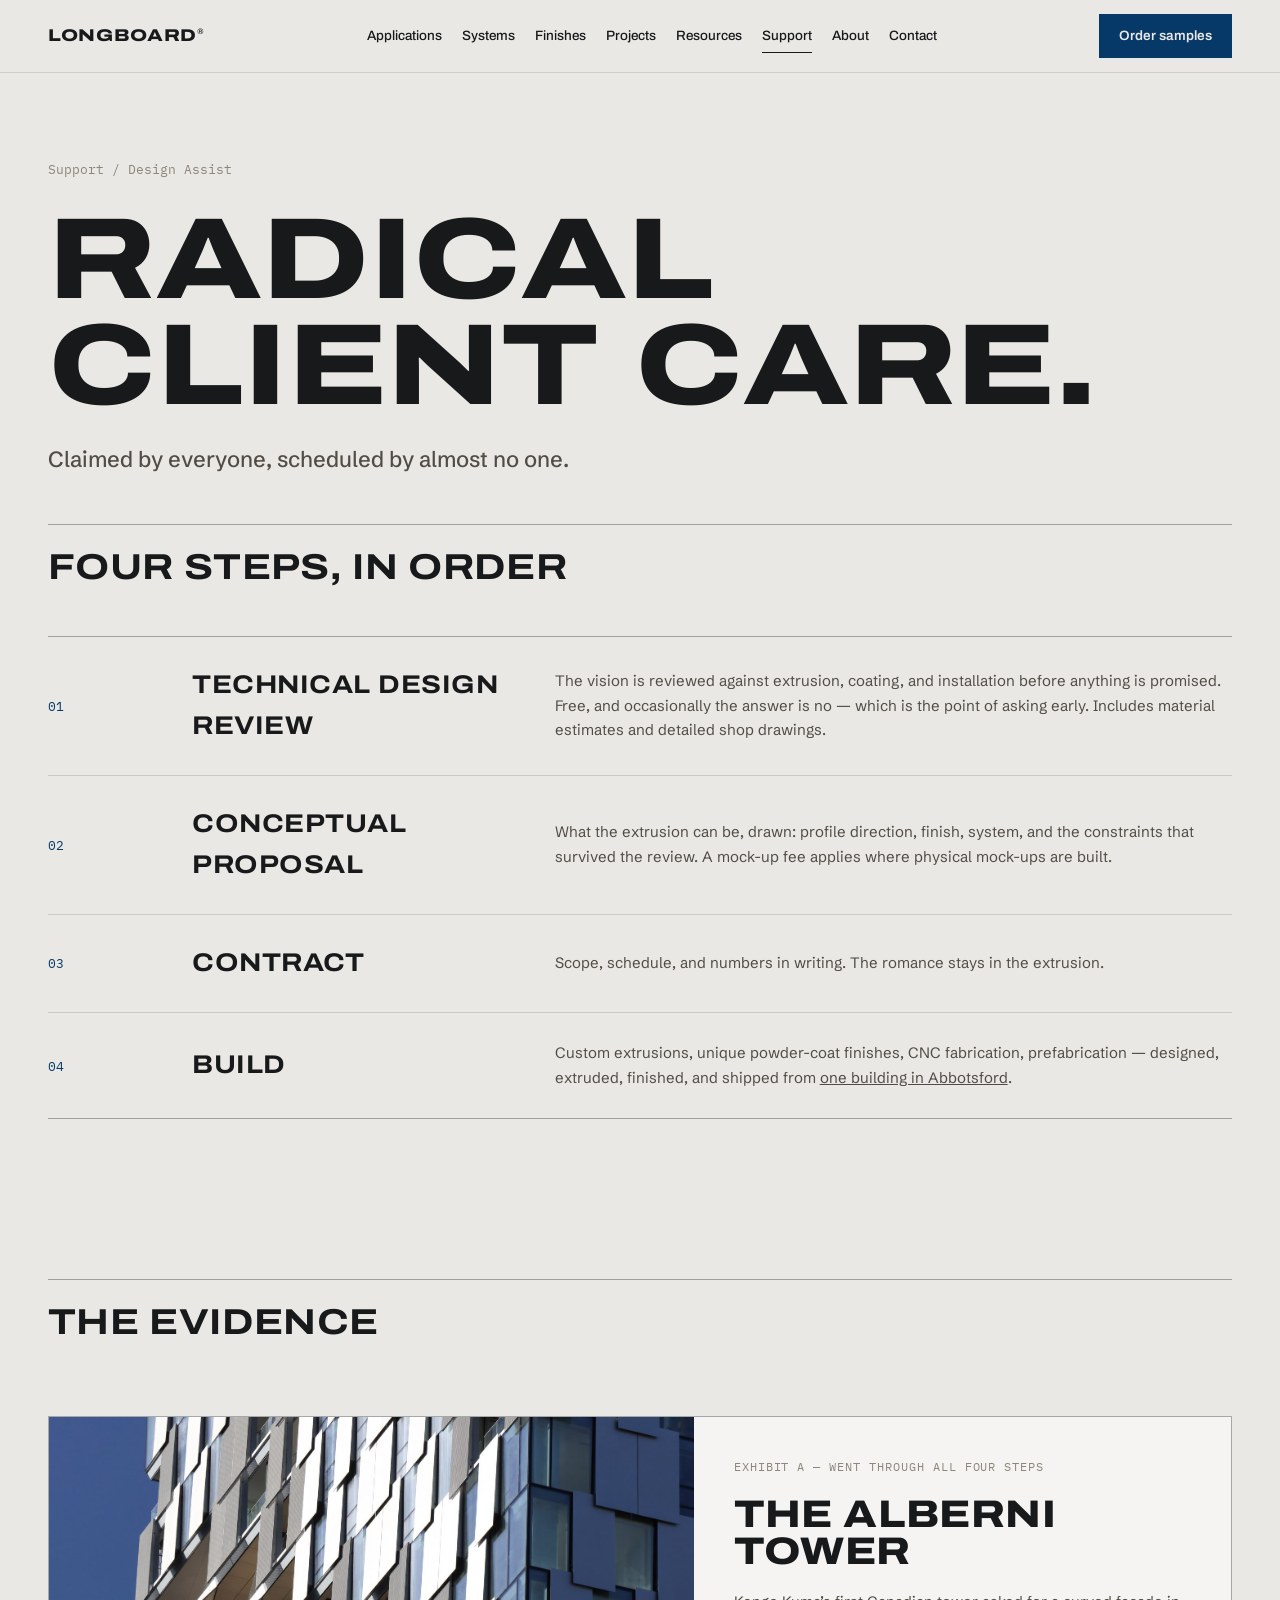
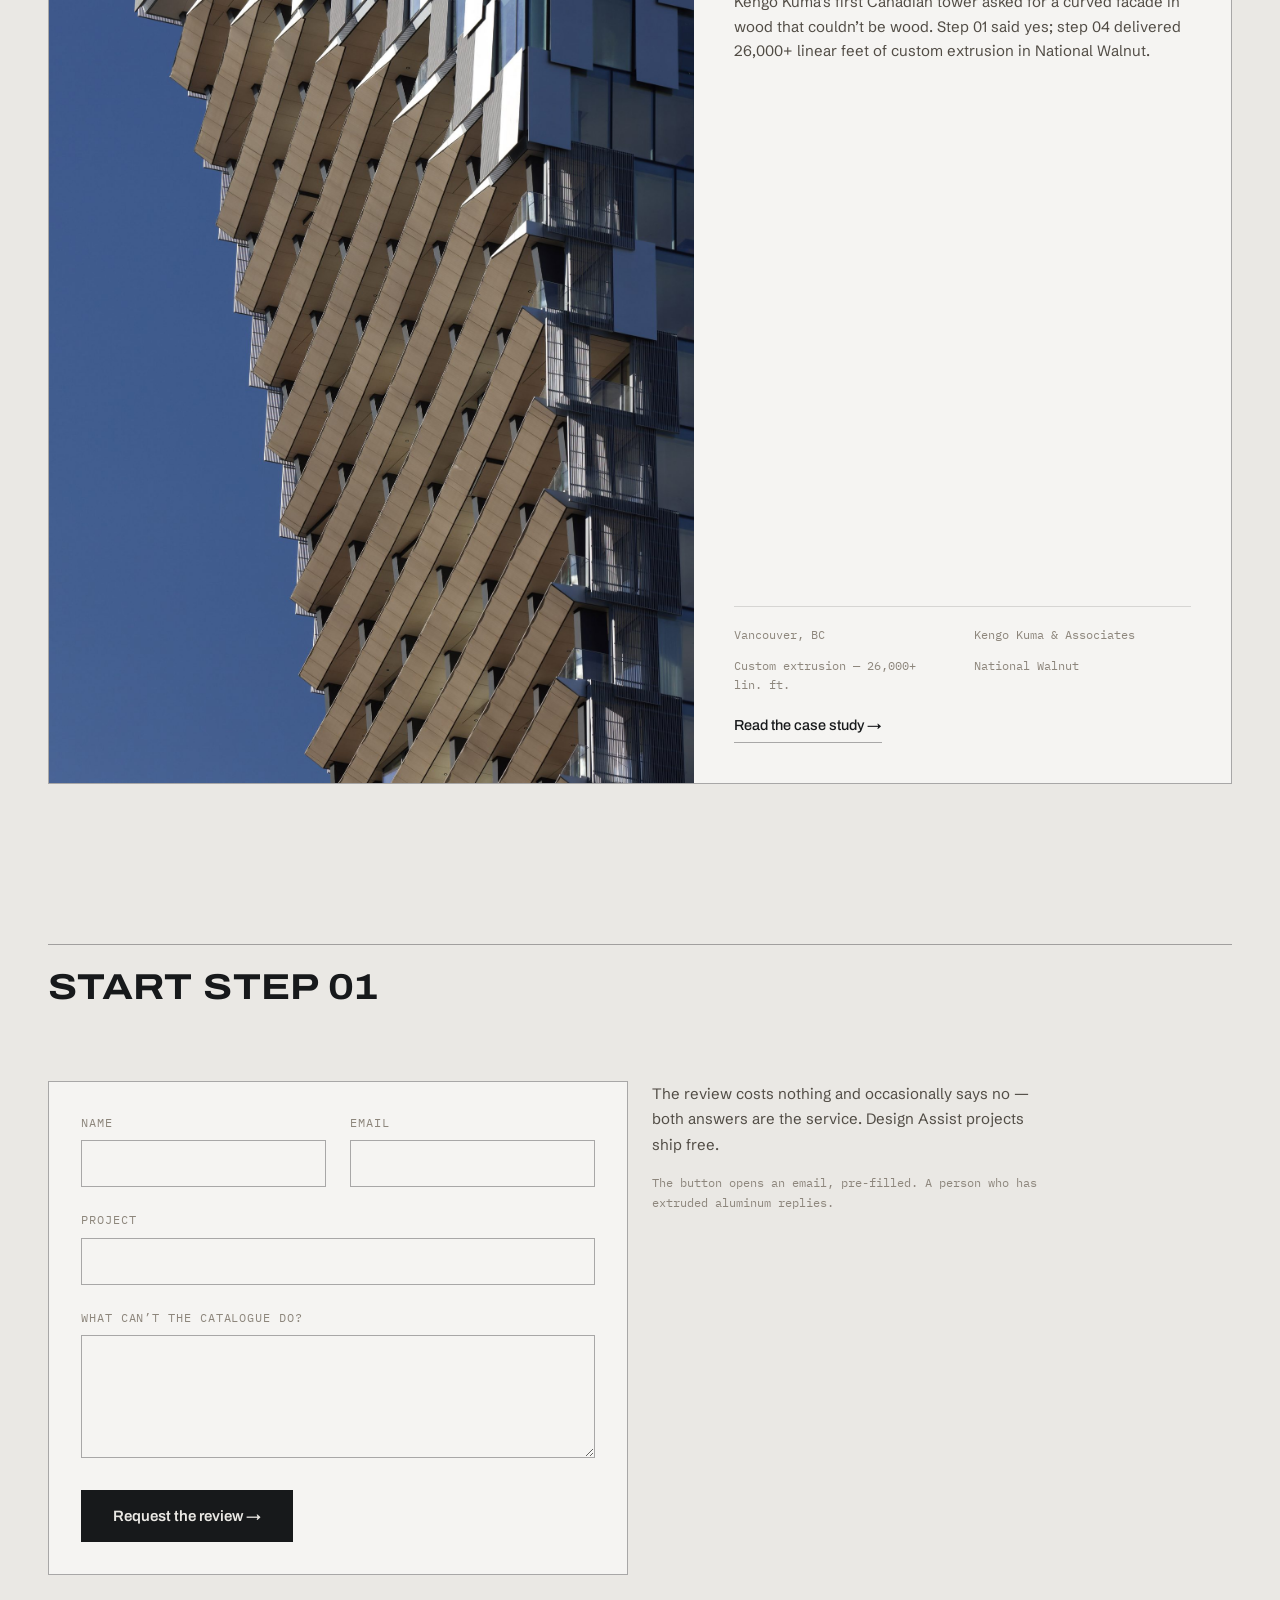
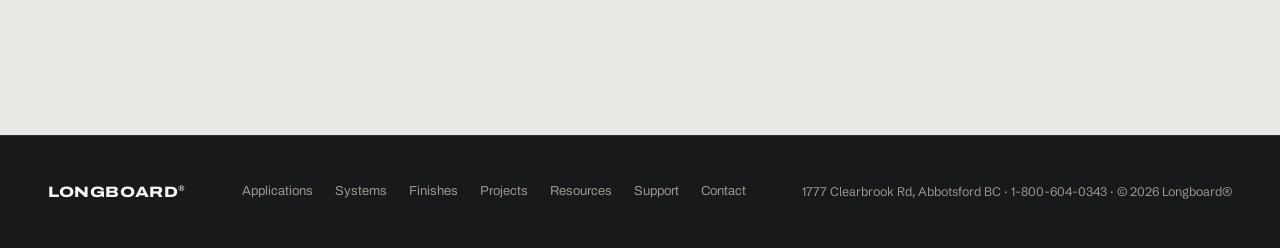
<file: design-assist.html>
<!DOCTYPE html>
<html lang="en" class="no-js" data-finish="walnut">
<head>
<meta charset="utf-8">
<meta name="viewport" content="width=device-width, initial-scale=1">
<title>Design Assist — Radical Client Care | Longboard®</title>
<meta name="description" content="Design Assist: custom aluminum extrusions, unique finishes, CNC fabrication and prefabrication — a four-step process from Technical Design Review to build, from the team that answered Kengo Kuma.">
<link rel="preconnect" href="https://fonts.googleapis.com">
<link rel="preconnect" href="https://fonts.gstatic.com" crossorigin="anonymous">
<link href="https://fonts.googleapis.com/css2?family=Archivo:wdth,wght@62..125,100..900&family=IBM+Plex+Mono:wght@400&family=Schibsted+Grotesk:ital,wght@0,400;0,500;1,400&display=swap" rel="stylesheet">
<link rel="stylesheet" href="css/site.css">
<script src="js/site.js" defer></script>
<style>
  /* Design Assist — LB-CD 2.0 exploration 05c. The quietest page on the site. */
  .da-hero { padding-top: 160px; }
  .da-hero h1 { font-size: clamp(48px, 9vw, 150px); }
  .da-form { border: 1px solid var(--rule); background: var(--paper); padding: var(--half); display: grid; gap: var(--half); }
  @media (min-width: 720px) { .da-form { padding: 32px; } }
  .da-field label { display: block; font-family: "IBM Plex Mono", monospace; font-size: 11.5px; letter-spacing: 0.08em; text-transform: uppercase; color: var(--ink-faint); margin-bottom: 8px; }
  .da-field input, .da-field textarea { width: 100%; box-sizing: border-box; appearance: none; background: var(--paper); border: 1px solid var(--rule); border-radius: 0; padding: 13px 14px; font-family: "Schibsted Grotesk", sans-serif; font-size: 15px; color: var(--ink); }
  .da-field input:hover, .da-field textarea:hover { border-color: var(--ink); }
  .da-field textarea { resize: vertical; }
  .evidence { display: grid; grid-template-columns: 1fr; border: 1px solid var(--rule); background: var(--paper); text-decoration: none; color: var(--ink); }
  @media (min-width: 900px) { .evidence { grid-template-columns: 1.2fr 1fr; } }
  .evidence:hover { color: var(--ink); }
  .evidence .ev-img { overflow: hidden; }
  .evidence img { width: 100%; height: 100%; object-fit: cover; min-height: 280px; transition: transform 0.7s cubic-bezier(0.22,1,0.36,1); }
  .evidence:hover img { transform: scale(1.03); }
  .evidence .ev-body { padding: 28px; display: flex; flex-direction: column; gap: 20px; }
  @media (min-width: 900px) { .evidence .ev-body { padding: 40px; } }
</style>
</head>
<body>
<a class="skip-link" href="#main">Skip to content</a>

<header class="site-header" data-header-solid>
  <div class="container">
    <a class="wordmark" href="index.html">Longboard<sup>®</sup></a>
    <nav class="site-nav" aria-label="Primary">
      <a href="applications.html">Applications</a>
      <a href="hitch.html">Systems</a>
      <a href="finishes.html">Finishes</a>
      <a href="projects.html">Projects</a>
      <a href="index.html#resources">Resources</a>
      <a href="design-assist.html" aria-current="page">Support</a>
      <a href="facility.html">About</a>
      <a href="index.html#contact">Contact</a>
    </nav>
    <a class="header-cta" href="finishes.html#samples">Order samples</a>
    <button class="nav-toggle" aria-expanded="false" aria-controls="mobile-nav">Menu</button>
  </div>
</header>
<div class="mobile-nav" id="mobile-nav">
  <div class="mobile-nav-head">
    <span class="wordmark">Longboard<sup>®</sup></span>
    <button class="overlay-close">Close</button>
  </div>
  <nav aria-label="Mobile">
    <a href="applications.html">Applications</a>
    <a href="hitch.html">Systems</a>
    <a href="finishes.html">Finishes</a>
    <a href="projects.html">Projects</a>
    <a href="index.html#resources">Resources</a>
    <a href="design-assist.html">Support</a>
    <a href="index.html#contact">Contact</a>
    <a href="finishes.html#samples">Order samples</a>
  </nav>
</div>

<main id="main">

  <!-- HERO — light. The quietest page on the site. -->
  <section class="container da-hero" aria-labelledby="da-h">
    <span class="eyebrow" style="display: block; margin-bottom: 26px;">Support / Design Assist</span>
    <h1 id="da-h" class="display">Radical<br>client care.</h1>
    <p class="lede" style="margin-top: 26px; font-size: clamp(16px, 1.9vw, 22px); font-weight: 500; line-height: 1.4; max-width: 32em;">Claimed by everyone, scheduled by almost no one.</p>
  </section>

  <!-- THE SCHEDULE -->
  <section class="container section" style="padding-top: var(--board);" aria-labelledby="sched-h">
    <div class="section-title" data-reveal>
      <h2 id="sched-h" class="h-section">Four steps, in order</h2>
    </div>
    <div data-reveal style="margin-top: 40px;">
      <div class="sched-row">
        <span class="sr-num" aria-hidden="true">01</span>
        <span class="sr-name">Technical Design Review</span>
        <span class="sr-desc">The vision is reviewed against extrusion, coating, and installation before anything is promised. Free, and occasionally the answer is no — which is the point of asking early. Includes material estimates and detailed shop drawings.</span>
      </div>
      <div class="sched-row">
        <span class="sr-num" aria-hidden="true">02</span>
        <span class="sr-name">Conceptual proposal</span>
        <span class="sr-desc">What the extrusion can be, drawn: profile direction, finish, system, and the constraints that survived the review. A mock-up fee applies where physical mock-ups are built.</span>
      </div>
      <div class="sched-row">
        <span class="sr-num" aria-hidden="true">03</span>
        <span class="sr-name">Contract</span>
        <span class="sr-desc">Scope, schedule, and numbers in writing. The romance stays in the extrusion.</span>
      </div>
      <div class="sched-row">
        <span class="sr-num" aria-hidden="true">04</span>
        <span class="sr-name">Build</span>
        <span class="sr-desc">Custom extrusions, unique powder-coat finishes, CNC fabrication, prefabrication — designed, extruded, finished, and shipped from <a href="facility.html">one building in Abbotsford</a>.</span>
      </div>
    </div>
  </section>

  <!-- THE EVIDENCE -->
  <section class="container" style="padding-bottom: var(--section-y);" aria-labelledby="ev-h">
    <div class="section-title section-title--roomy" data-reveal>
      <h2 id="ev-h" class="h-section">The evidence</h2>
    </div>
    <a class="evidence" data-reveal href="case-alberni.html">
      <div class="ev-img"><img src="assets/alberni-detail.jpg" alt="The underside of Alberni Tower's stacked balconies in custom woodgrain aluminum extrusion" loading="lazy"></div>
      <div class="ev-body">
        <span class="spec" style="text-transform: uppercase; letter-spacing: 0.08em;">Exhibit A — went through all four steps</span>
        <span class="h-section" style="font-variation-settings: 'wdth' 118; font-weight: 800; font-size: clamp(26px, 3vw, 44px); line-height: 0.96;">The Alberni Tower</span>
        <span style="font-size: 15px; line-height: 1.65; color: var(--ink-soft);">Kengo Kuma&rsquo;s first Canadian tower asked for a curved facade in wood that couldn&rsquo;t be wood. Step 01 said yes; step 04 delivered 26,000+ linear feet of custom extrusion in National Walnut.</span>
        <div style="margin-top: auto; display: grid; grid-template-columns: 1fr 1fr; gap: 12px var(--gutter); border-top: 1px solid var(--rule-light); padding-top: 18px;">
          <span class="spec">Vancouver, BC</span>
          <span class="spec">Kengo Kuma &amp; Associates</span>
          <span class="spec">Custom extrusion — 26,000+ lin. ft.</span>
          <span class="spec">National Walnut</span>
        </div>
        <span class="link-rule" style="justify-self: start; align-self: start;">Read the case study →</span>
      </div>
    </a>
  </section>

  <!-- THE FORM -->
  <section class="container" style="padding-bottom: var(--section-y);" aria-labelledby="form-h">
    <div class="section-title section-title--roomy" data-reveal>
      <h2 id="form-h" class="h-section">Start step 01</h2>
    </div>
    <div class="grid-2">
      <form class="da-form" data-reveal data-mailto-form data-mailto="info@longboardproducts.com" data-subject="Design Assist — Technical Design Review request">
        <div style="display: grid; grid-template-columns: 1fr 1fr; gap: var(--half) var(--gutter);">
          <div class="da-field">
            <label for="da-name">Name</label>
            <input id="da-name" name="name" type="text" autocomplete="name" required>
          </div>
          <div class="da-field">
            <label for="da-email">Email</label>
            <input id="da-email" name="email" type="email" autocomplete="email" required>
          </div>
        </div>
        <div class="da-field">
          <label for="da-project">Project</label>
          <input id="da-project" name="project" type="text">
        </div>
        <div class="da-field">
          <label for="da-vision">What can&rsquo;t the catalogue do?</label>
          <textarea id="da-vision" name="vision" rows="5"></textarea>
        </div>
        <button type="submit" class="btn btn-ink" style="justify-self: start;">Request the review →</button>
        <noscript><p class="spec">JavaScript is off — email <a href="mailto:info@longboardproducts.com">info@longboardproducts.com</a> with the fields above.</p></noscript>
      </form>
      <div data-reveal style="font-size: 15px; line-height: 1.7; color: var(--ink-soft); max-width: 44ch;">
        <p style="margin: 0 0 16px;">The review costs nothing and occasionally says no — both answers are the service. Design Assist projects ship free.</p>
        <p class="gap-flag" style="margin: 0;">The button opens an email, pre-filled. A person who has extruded aluminum replies.</p>
        <!-- dev note: mailto interim submit — swap for the routed contact pipeline when forms exist -->
      </div>
    </div>
  </section>
</main>

<footer class="site-footer">
  <div class="container">
    <span class="wordmark" style="font-size: 15px; color: var(--paper);">Longboard<sup>®</sup></span>
    <nav aria-label="Footer">
      <a href="applications.html">Applications</a>
      <a href="hitch.html">Systems</a>
      <a href="finishes.html">Finishes</a>
      <a href="projects.html">Projects</a>
      <a href="index.html#resources">Resources</a>
      <a href="design-assist.html">Support</a>
      <a href="index.html#contact">Contact</a>
    </nav>
    <span class="foot-legal">1777 Clearbrook Rd, Abbotsford BC · 1-800-604-0343 · © 2026 Longboard®</span>
  </div>
</footer>
</body>
</html>
</file>
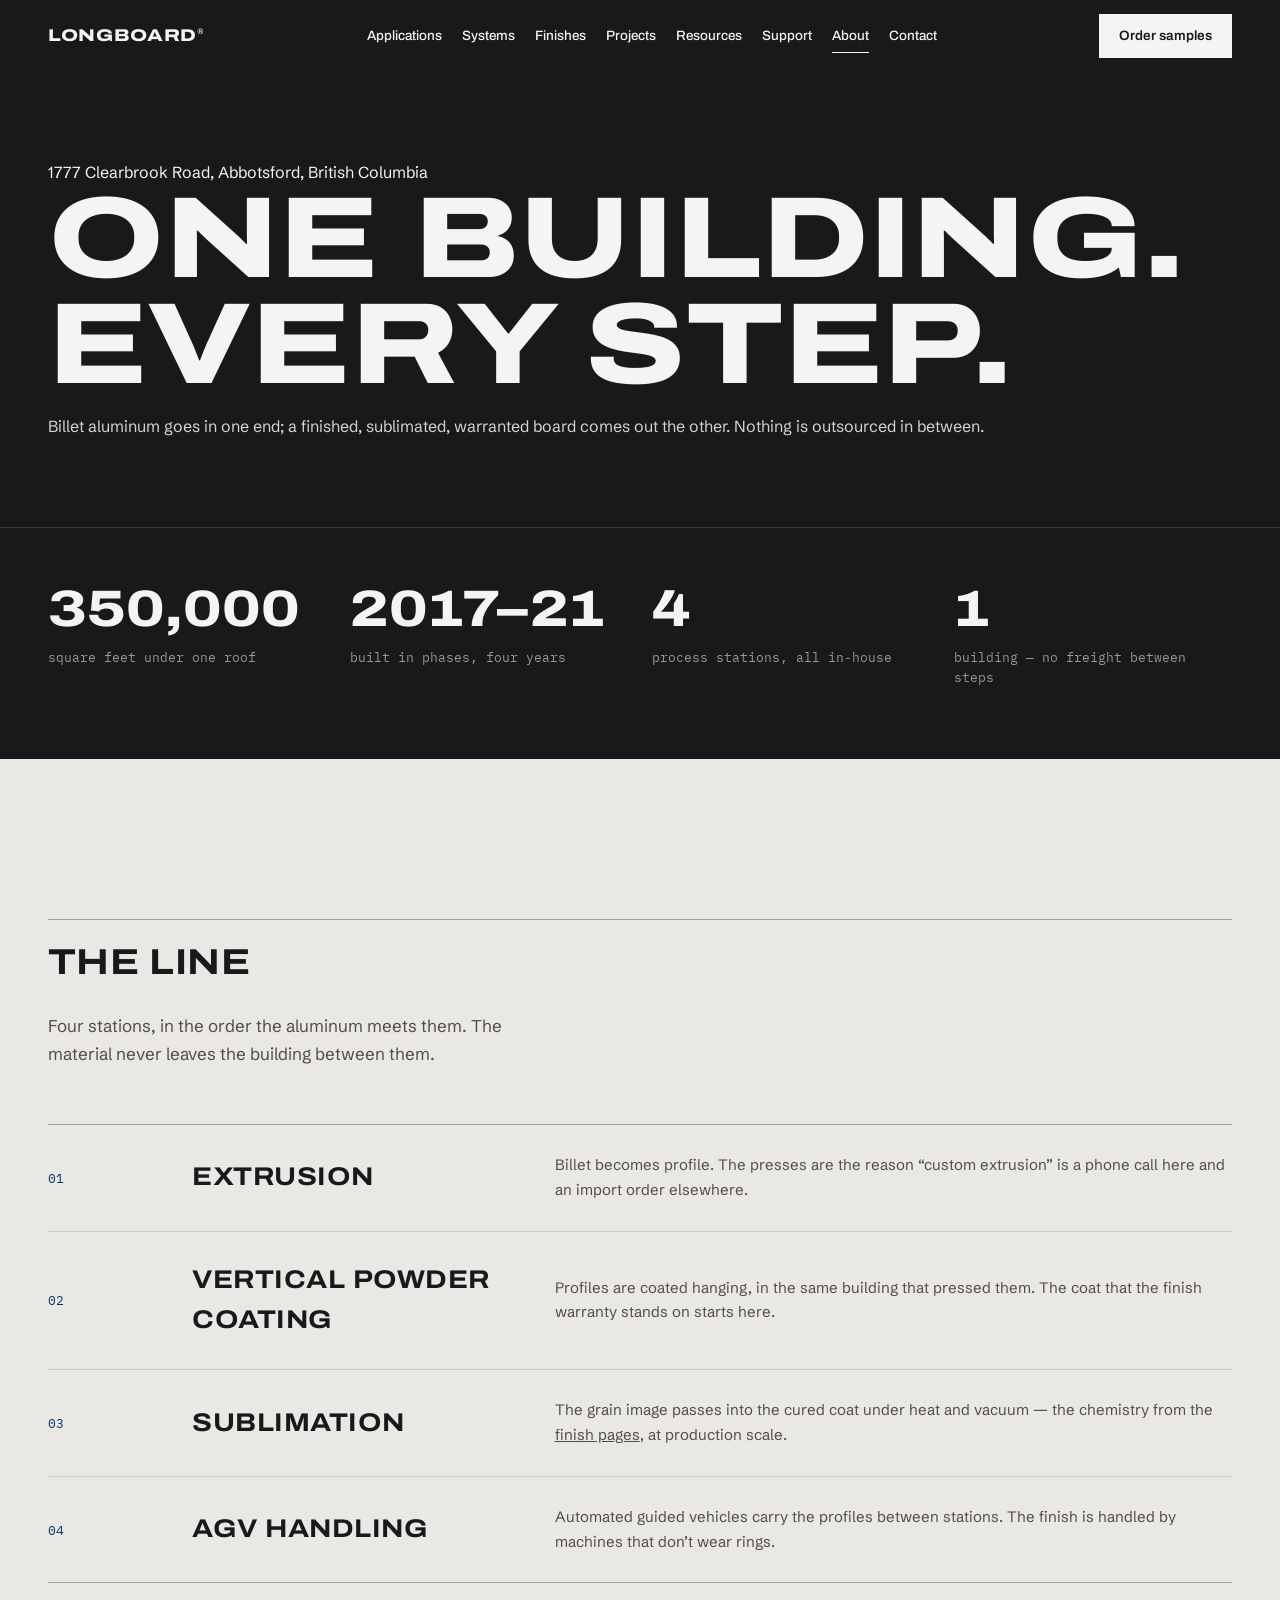
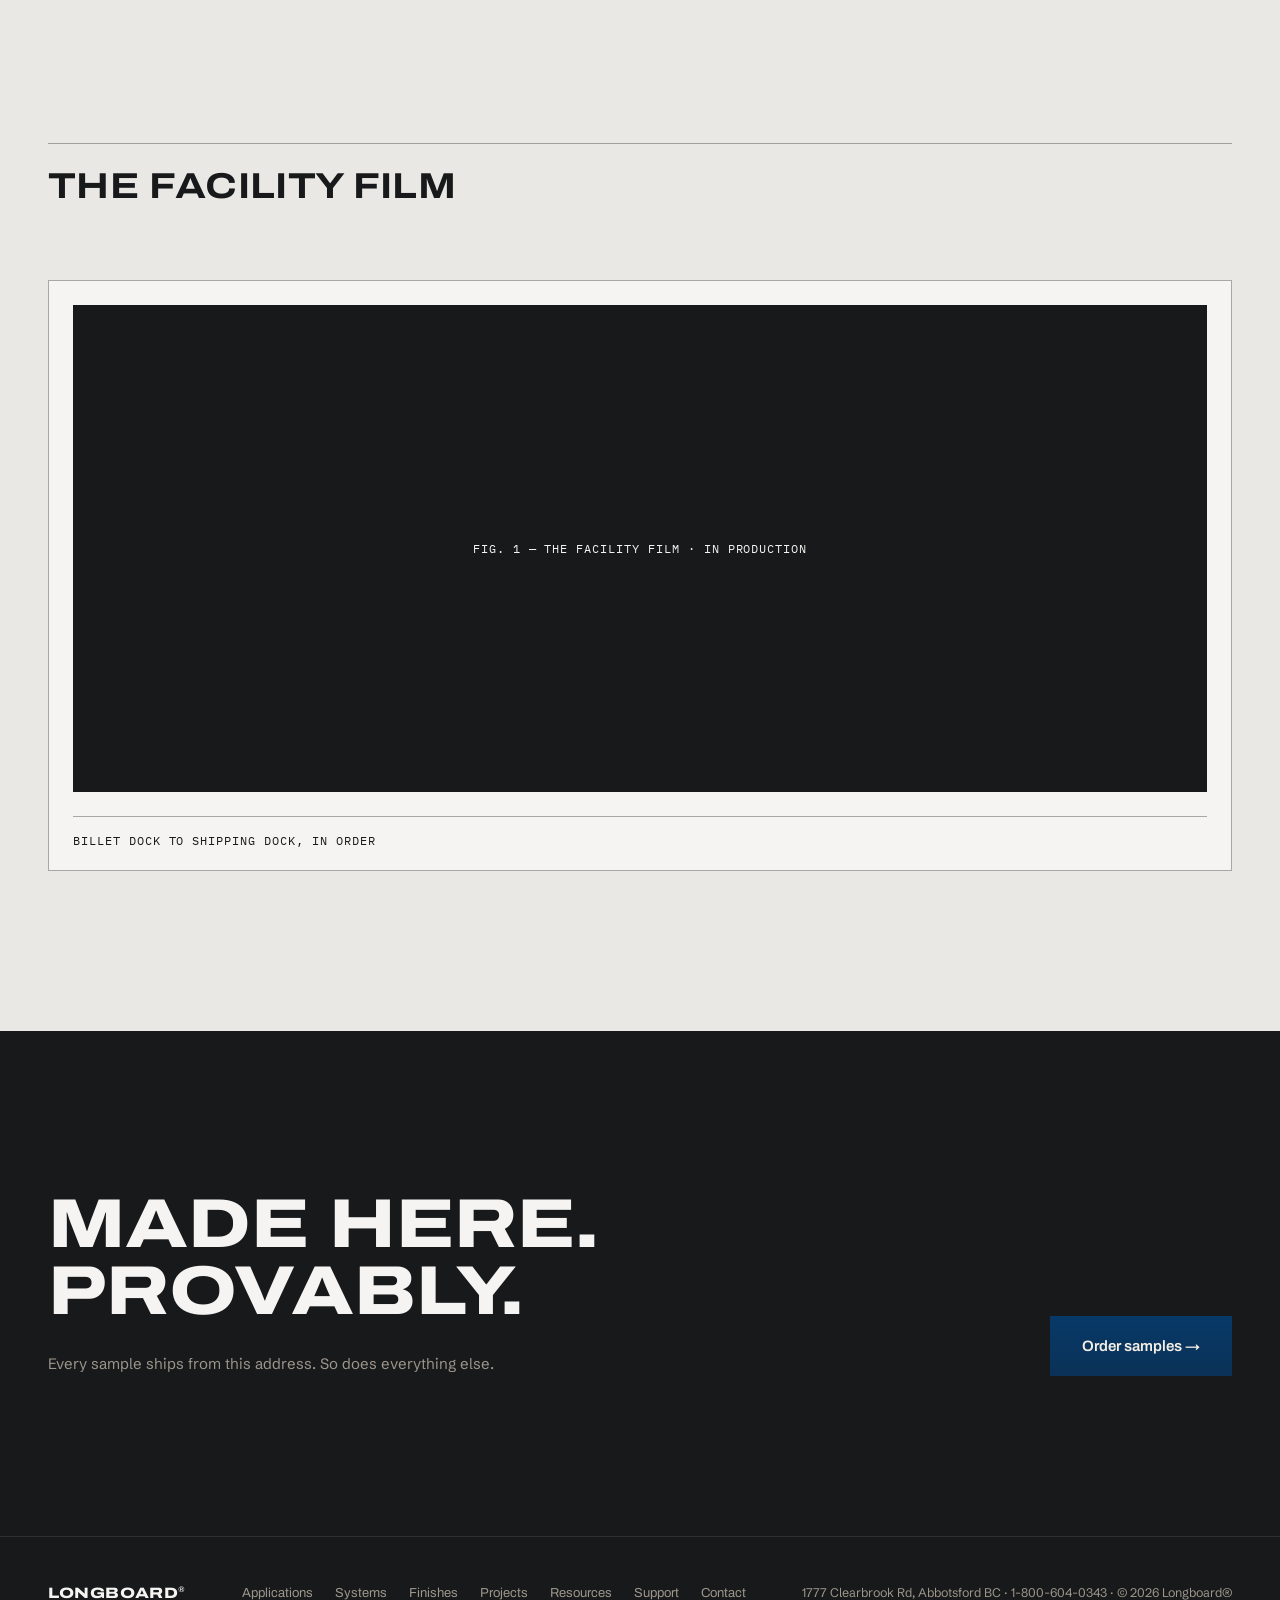
<file: facility.html>
<!DOCTYPE html>
<html lang="en" class="no-js" data-finish="walnut">
<head>
<meta charset="utf-8">
<meta name="viewport" content="width=device-width, initial-scale=1">
<title>Our Facility — One Building, Every Step | Longboard®</title>
<meta name="description" content="350,000 sq. ft. at 1777 Clearbrook Road, Abbotsford BC. Extrusion, vertical powder coating, sublimation and AGV handling — every Longboard product made under one roof.">
<link rel="preconnect" href="https://fonts.googleapis.com">
<link rel="preconnect" href="https://fonts.gstatic.com" crossorigin="anonymous">
<link href="https://fonts.googleapis.com/css2?family=Archivo:wdth,wght@62..125,100..900&family=IBM+Plex+Mono:wght@400&family=Schibsted+Grotesk:ital,wght@0,400;0,500;1,400&display=swap" rel="stylesheet">
<link rel="stylesheet" href="css/site.css">
<script src="js/site.js" defer></script>
<style>
  /* Our Facility — LB-CD 2.0 exploration 05b. Process pride, not corporate biography. */
  .fac-hero { background: var(--ink); color: var(--paper); }
  .fac-hero .container { padding-top: 160px; padding-bottom: 72px; }
  .fac-stats { border-top: 1px solid var(--rule-paper); }
  .fac-stats .container { padding-top: 56px; padding-bottom: 72px; }
  .film-plate { background: var(--ink); }
</style>
</head>
<body>
<a class="skip-link" href="#main">Skip to content</a>

<header class="site-header">
  <div class="container">
    <a class="wordmark" href="index.html">Longboard<sup>®</sup></a>
    <nav class="site-nav" aria-label="Primary">
      <a href="applications.html">Applications</a>
      <a href="hitch.html">Systems</a>
      <a href="finishes.html">Finishes</a>
      <a href="projects.html">Projects</a>
      <a href="index.html#resources">Resources</a>
      <a href="design-assist.html">Support</a>
      <a href="facility.html" aria-current="page">About</a>
      <a href="index.html#contact">Contact</a>
    </nav>
    <a class="header-cta" href="finishes.html#samples">Order samples</a>
    <button class="nav-toggle" aria-expanded="false" aria-controls="mobile-nav">Menu</button>
  </div>
</header>
<div class="mobile-nav" id="mobile-nav">
  <div class="mobile-nav-head">
    <span class="wordmark">Longboard<sup>®</sup></span>
    <button class="overlay-close">Close</button>
  </div>
  <nav aria-label="Mobile">
    <a href="applications.html">Applications</a>
    <a href="hitch.html">Systems</a>
    <a href="finishes.html">Finishes</a>
    <a href="projects.html">Projects</a>
    <a href="index.html#resources">Resources</a>
    <a href="design-assist.html">Support</a>
    <a href="index.html#contact">Contact</a>
    <a href="finishes.html#samples">Order samples</a>
  </nav>
</div>

<main id="main">

  <!-- HERO — typographic. No aerial stock photo. -->
  <section class="fac-hero" aria-labelledby="fac-h">
    <div class="container">
      <span class="hero-eyebrow">1777 Clearbrook Road, Abbotsford, British Columbia</span>
      <h1 id="fac-h" class="display" style="font-size: clamp(48px, 9vw, 150px);">One building.<br>Every step.</h1>
      <p class="hero-dek" style="color: rgba(245,244,242,0.85);">Billet aluminum goes in one end; a finished, sublimated, warranted board comes out the other. Nothing is outsourced in between.</p>
    </div>
    <div class="fac-stats">
      <div class="container stat-grid" style="border-bottom: none; padding-bottom: 0;">
        <div class="stat" data-reveal><div class="spec-num">350,000</div><p>square feet under one roof</p></div>
        <div class="stat" data-reveal><div class="spec-num">2017–21</div><p>built in phases, four years</p></div>
        <div class="stat" data-reveal><div class="spec-num">4</div><p>process stations, all in-house</p></div>
        <div class="stat" data-reveal><div class="spec-num">1</div><p>building — no freight between steps</p></div>
      </div>
      <div style="height: 72px;"></div>
    </div>
  </section>

  <!-- THE LINE -->
  <section class="container section" aria-labelledby="line-h">
    <div class="section-title" data-reveal>
      <h2 id="line-h" class="h-section">The line</h2>
    </div>
    <p class="lede" data-reveal style="margin-bottom: 56px;">Four stations, in the order the aluminum meets them. The material never leaves the building between them.</p>
    <div data-reveal>
      <div class="sched-row">
        <span class="sr-num" aria-hidden="true">01</span>
        <span class="sr-name">Extrusion</span>
        <span class="sr-desc">Billet becomes profile. The presses are the reason &ldquo;custom extrusion&rdquo; is a phone call here and an import order elsewhere.</span>
      </div>
      <div class="sched-row">
        <span class="sr-num" aria-hidden="true">02</span>
        <span class="sr-name">Vertical powder coating</span>
        <span class="sr-desc">Profiles are coated hanging, in the same building that pressed them. The coat that the finish warranty stands on starts here.</span>
      </div>
      <div class="sched-row">
        <span class="sr-num" aria-hidden="true">03</span>
        <span class="sr-name">Sublimation</span>
        <span class="sr-desc">The grain image passes into the cured coat under heat and vacuum — the chemistry from the <a href="finish-light-cherry.html">finish pages</a>, at production scale.</span>
      </div>
      <div class="sched-row">
        <span class="sr-num" aria-hidden="true">04</span>
        <span class="sr-name">AGV handling</span>
        <span class="sr-desc">Automated guided vehicles carry the profiles between stations. The finish is handled by machines that don&rsquo;t wear rings.</span>
      </div>
    </div>
  </section>

  <!-- THE FILM — the named gap, as a titled plate -->
  <section class="container" style="padding-bottom: var(--section-y);" aria-labelledby="film-h">
    <div class="section-title section-title--roomy" data-reveal>
      <h2 id="film-h" class="h-section">The facility film</h2>
    </div>
    <figure data-reveal style="margin: 0; border: 1px solid var(--rule); background: var(--paper);">
      <div class="plate-reserved film-plate" style="margin: var(--half);">
        <div style="aspect-ratio: 21 / 9;" aria-hidden="true"></div>
        <div class="pr-corner" aria-hidden="true"></div><div class="pr-corner" aria-hidden="true"></div><div class="pr-corner" aria-hidden="true"></div><div class="pr-corner" aria-hidden="true"></div>
        <div class="pr-label">
          <span style="background: transparent;">Fig. 1 — The facility film · in production</span>
        </div>
      </div>
      <figcaption style="display: flex; justify-content: space-between; gap: var(--gutter); flex-wrap: wrap; border-top: 1px solid var(--rule); margin: 0 var(--half); padding: 14px 0 20px;">
        <span class="spec" style="text-transform: uppercase; letter-spacing: 0.08em; color: var(--ink);">Billet dock to shipping dock, in order</span>
      </figcaption>
    </figure>
  </section>

  <!-- CTA -->
  <section class="cta-band" aria-labelledby="fcta-h">
    <div class="container cta-inner">
      <div data-reveal>
        <h2 id="fcta-h">Made here.<br>Provably.</h2>
        <p>Every sample ships from this address. So does everything else.</p>
      </div>
      <a class="btn btn-finish" data-reveal href="finishes.html#samples">Order samples →</a>
    </div>
  </section>
</main>

<footer class="site-footer">
  <div class="container">
    <span class="wordmark" style="font-size: 15px; color: var(--paper);">Longboard<sup>®</sup></span>
    <nav aria-label="Footer">
      <a href="applications.html">Applications</a>
      <a href="hitch.html">Systems</a>
      <a href="finishes.html">Finishes</a>
      <a href="projects.html">Projects</a>
      <a href="index.html#resources">Resources</a>
      <a href="design-assist.html">Support</a>
      <a href="index.html#contact">Contact</a>
    </nav>
    <span class="foot-legal">1777 Clearbrook Rd, Abbotsford BC · 1-800-604-0343 · © 2026 Longboard®</span>
  </div>
</footer>
</body>
</html>
</file>
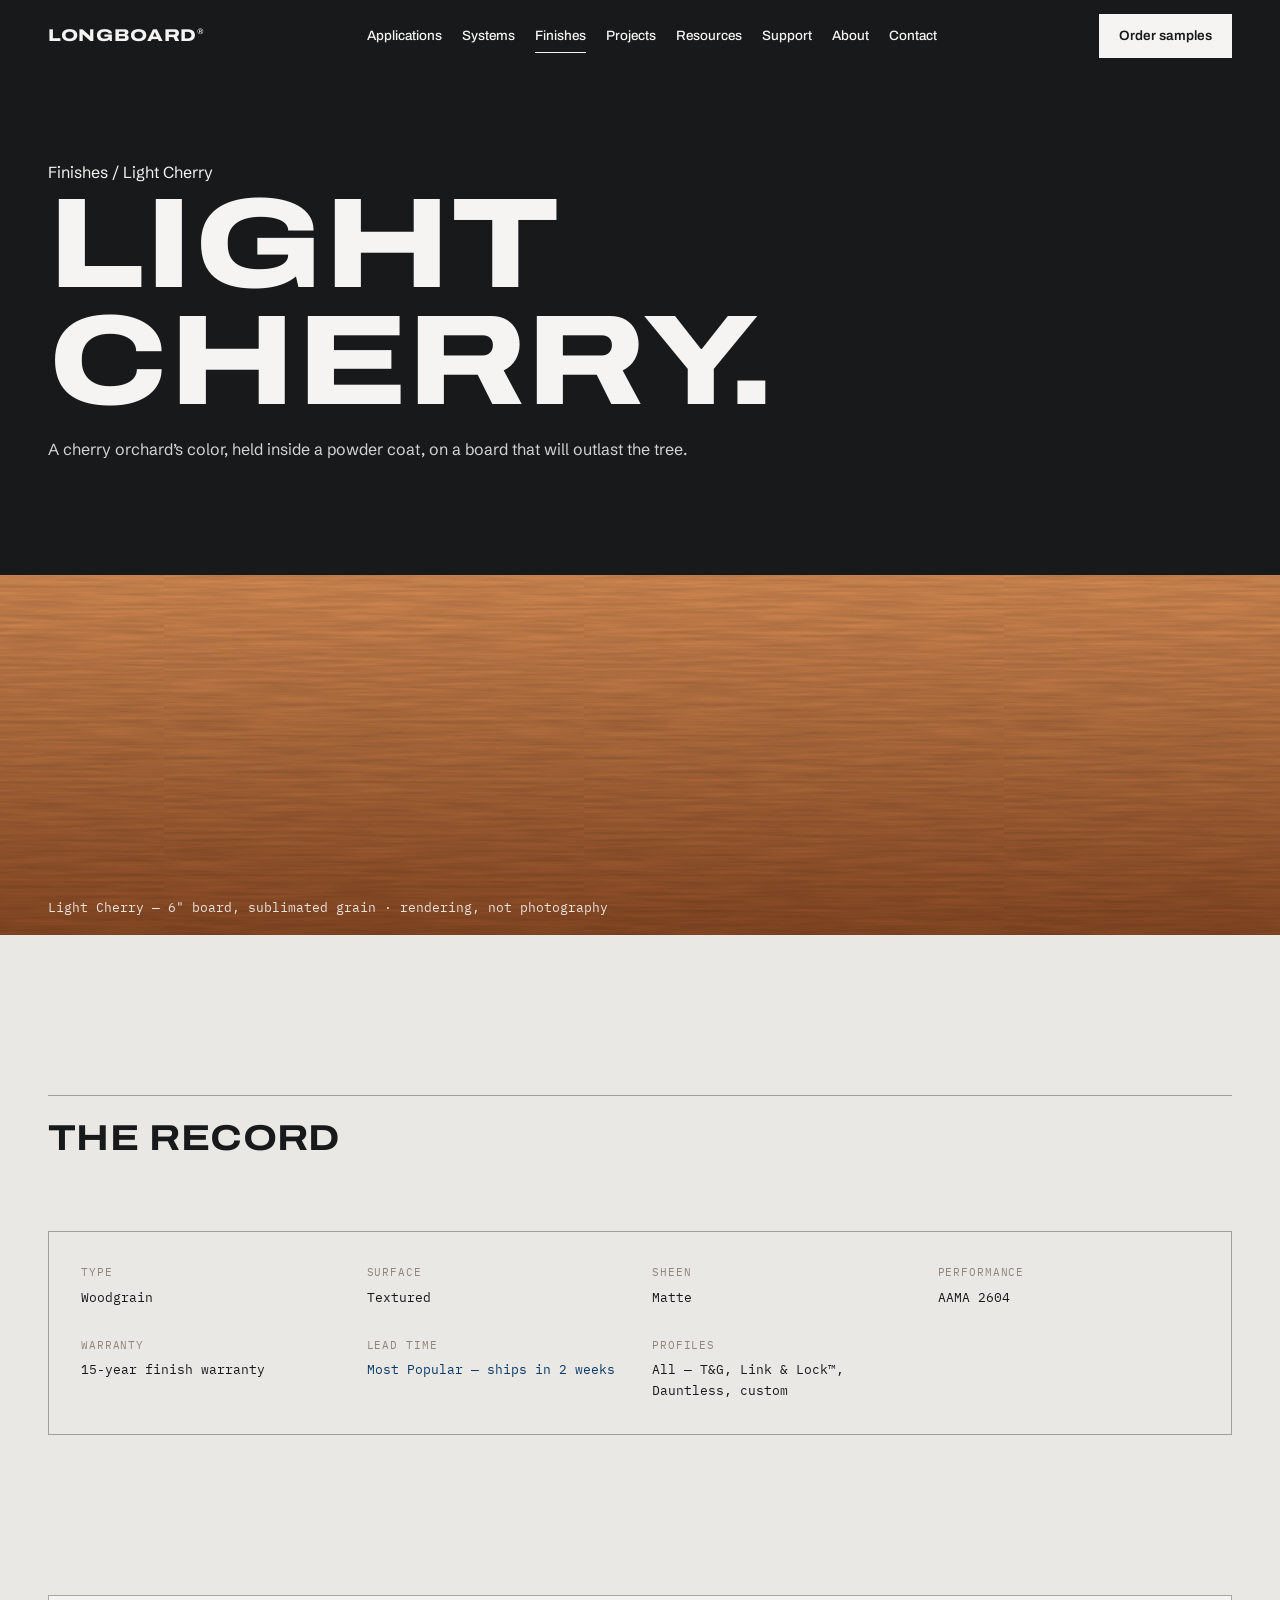
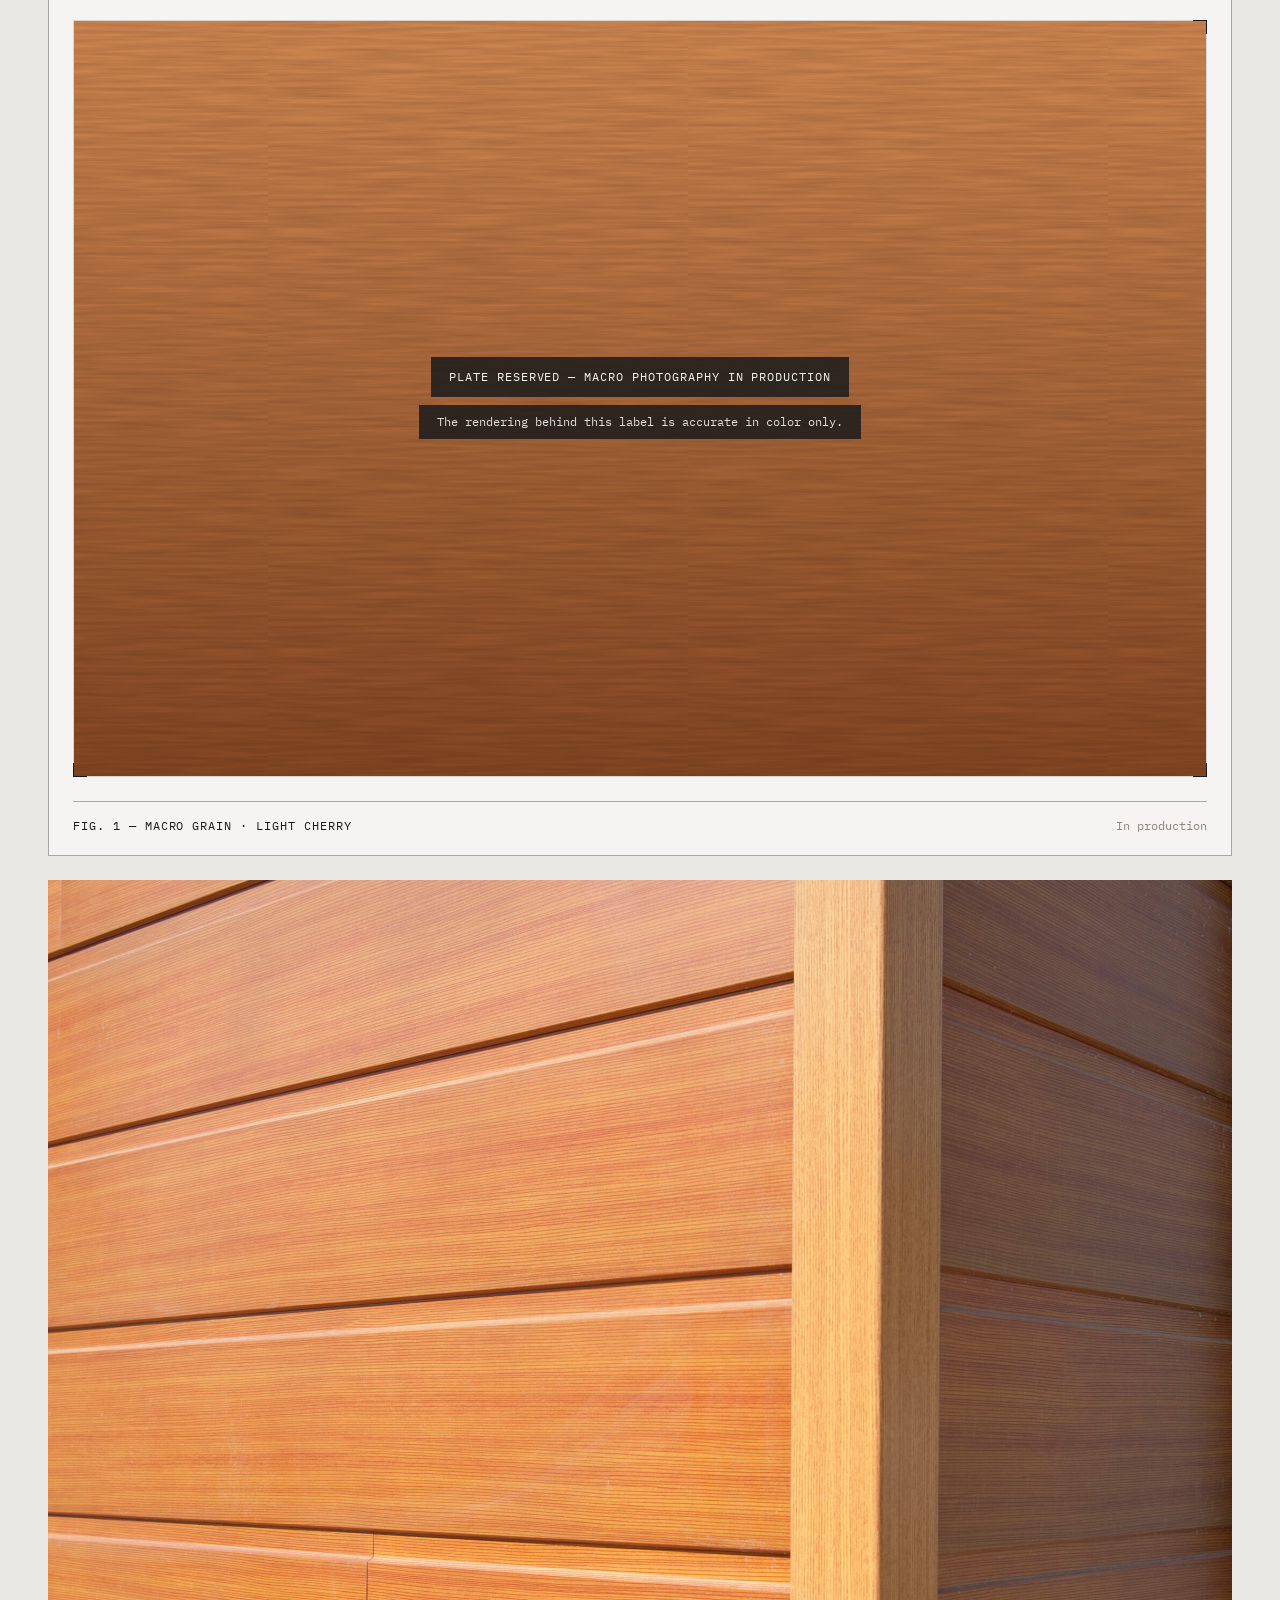
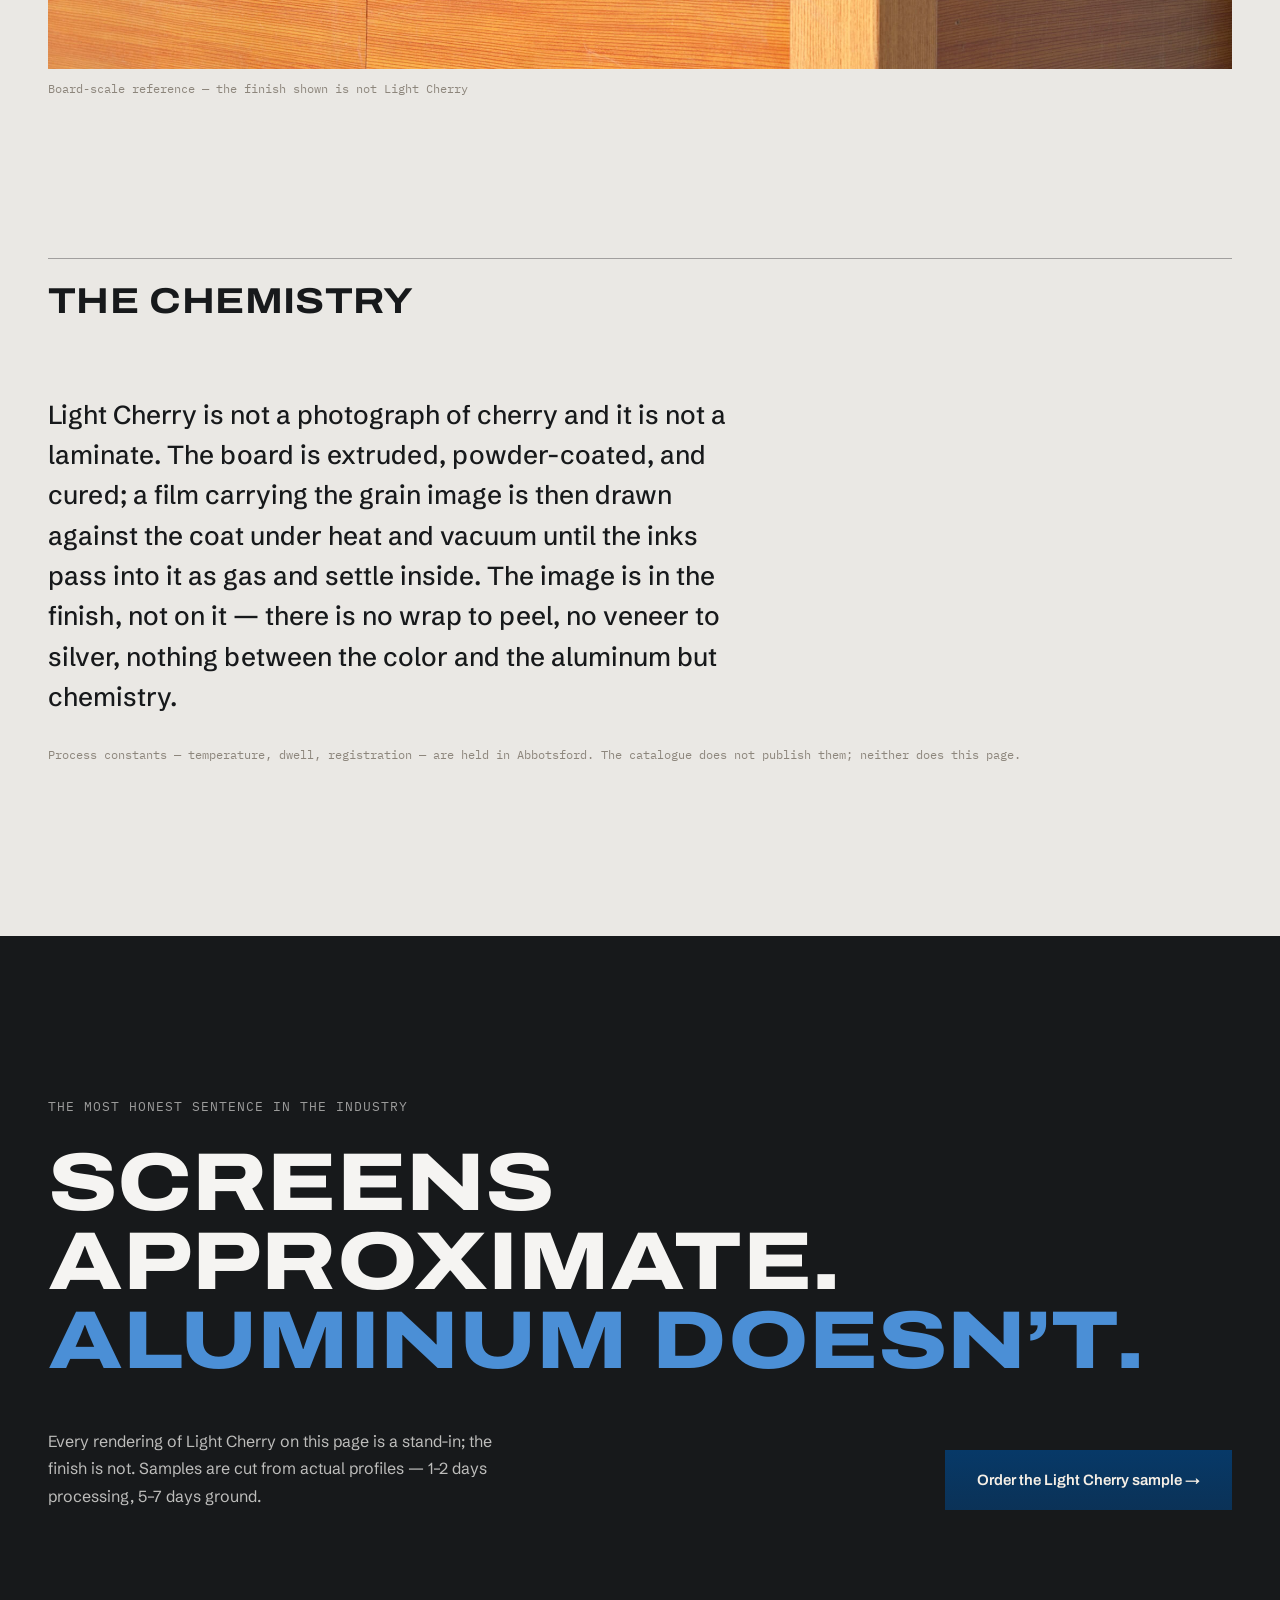
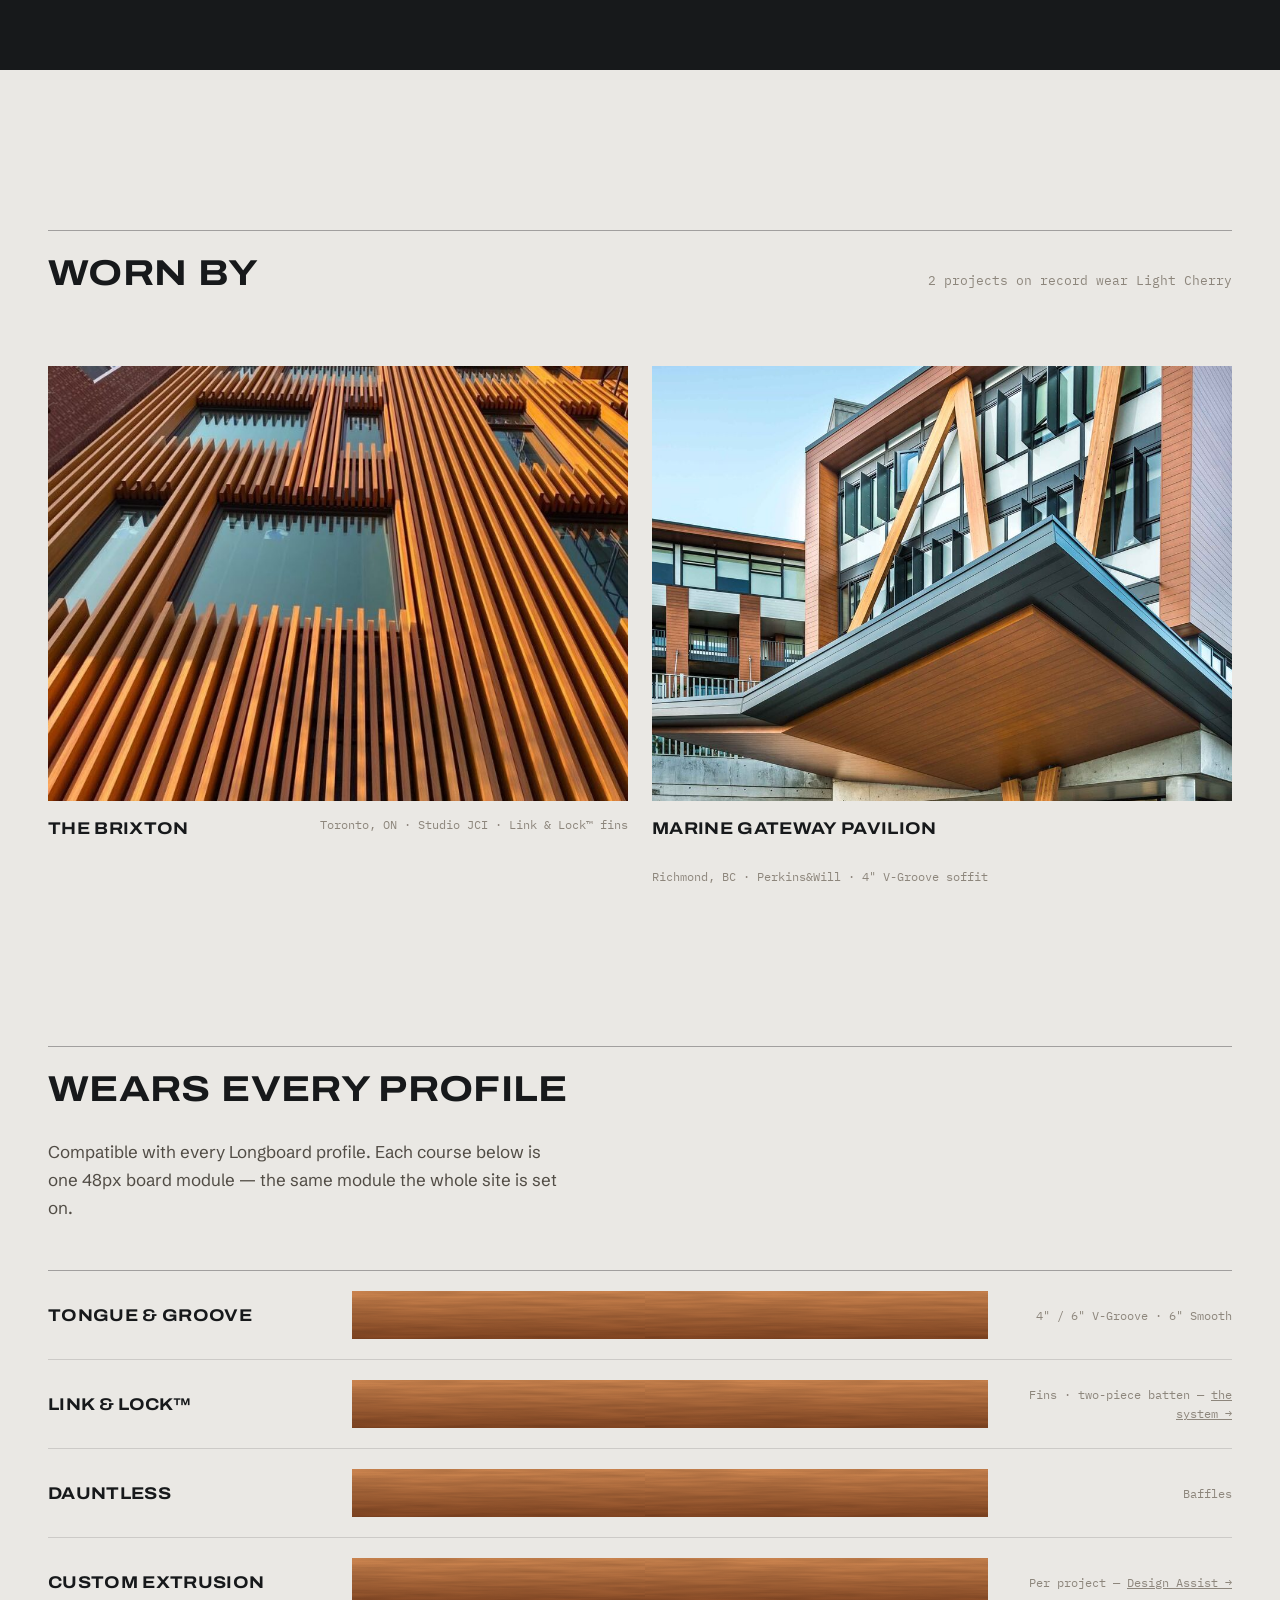
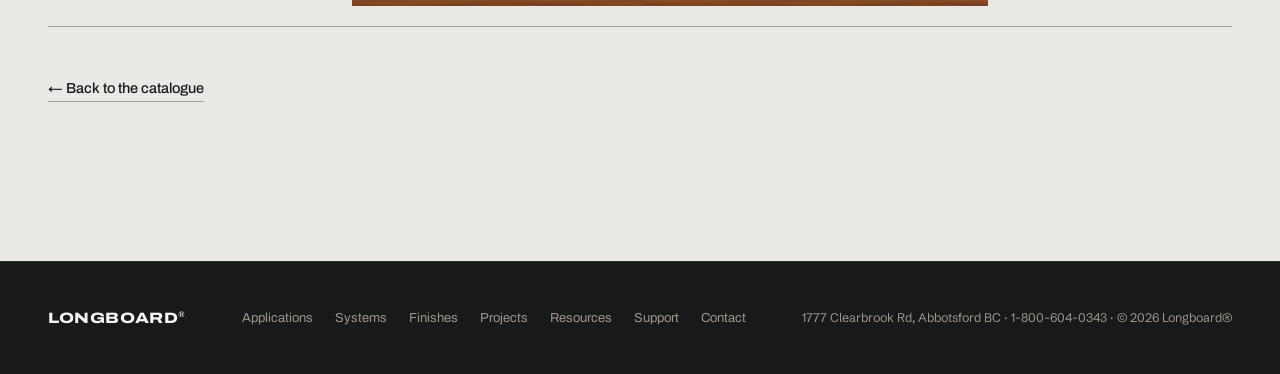
<file: finish-light-cherry.html>
<!DOCTYPE html>
<html lang="en" class="no-js" data-finish="cherry">
<head>
<meta charset="utf-8">
<meta name="viewport" content="width=device-width, initial-scale=1">
<title>Light Cherry — Finish Monograph | Longboard®</title>
<meta name="description" content="Light Cherry: sublimated woodgrain on extruded aluminum. AAMA 2604, 15-year finish warranty, Most Popular — ships in 2 weeks. The full record, the chemistry, and the projects wearing it.">
<link rel="preconnect" href="https://fonts.googleapis.com">
<link rel="preconnect" href="https://fonts.gstatic.com" crossorigin="anonymous">
<link href="https://fonts.googleapis.com/css2?family=Archivo:wdth,wght@62..125,100..900&family=IBM+Plex+Mono:wght@400&family=Schibsted+Grotesk:ital,wght@0,400;0,500;1,400&display=swap" rel="stylesheet">
<link rel="stylesheet" href="css/site.css">
<script src="js/site.js" defer></script>
<style>
  /* finish monograph — LB-CD 2.0 exploration 02. Template for fifty; shown: Light Cherry.
     Finish-specific surfaces use literal Light Cherry values; CTAs stay on the global accent. */
  .mono-hero { background: var(--ink); color: var(--paper); }
  .mono-hero .container { padding-top: 160px; padding-bottom: var(--board); }
  .lineup-row { display: grid; grid-template-columns: 1fr; gap: 12px var(--gutter); align-items: center; border-top: 1px solid var(--rule-light); padding: 20px 0; }
  @media (min-width: 900px) { .lineup-row { grid-template-columns: 280px 1fr 220px; } }
  .lineup-row:first-of-type { border-top: 1px solid var(--rule); }
  .lineup-row:last-of-type { border-bottom: 1px solid var(--rule); }
  .lineup-row .lr-note { text-align: left; }
  @media (min-width: 900px) { .lineup-row .lr-note { text-align: right; } }
  .chem { font-size: clamp(18px, 2.2vw, 26px); line-height: 1.55; font-weight: 500; max-width: 44ch; color: var(--ink); margin: 0; }
</style>
</head>
<body>
<a class="skip-link" href="#main">Skip to content</a>

<header class="site-header">
  <div class="container">
    <a class="wordmark" href="index.html">Longboard<sup>®</sup></a>
    <nav class="site-nav" aria-label="Primary">
      <a href="applications.html">Applications</a>
      <a href="hitch.html">Systems</a>
      <a href="finishes.html" aria-current="page">Finishes</a>
      <a href="projects.html">Projects</a>
      <a href="index.html#resources">Resources</a>
      <a href="design-assist.html">Support</a>
      <a href="facility.html">About</a>
      <a href="index.html#contact">Contact</a>
    </nav>
    <a class="header-cta" href="finishes.html#samples">Order samples</a>
    <button class="nav-toggle" aria-expanded="false" aria-controls="mobile-nav">Menu</button>
  </div>
</header>
<div class="mobile-nav" id="mobile-nav">
  <div class="mobile-nav-head">
    <span class="wordmark">Longboard<sup>®</sup></span>
    <button class="overlay-close">Close</button>
  </div>
  <nav aria-label="Mobile">
    <a href="applications.html">Applications</a>
    <a href="hitch.html">Systems</a>
    <a href="finishes.html">Finishes</a>
    <a href="projects.html">Projects</a>
    <a href="index.html#resources">Resources</a>
    <a href="design-assist.html">Support</a>
    <a href="index.html#contact">Contact</a>
    <a href="finishes.html#samples">Order samples</a>
  </nav>
</div>

<main id="main">

  <!-- HERO -->
  <section class="mono-hero" aria-labelledby="lc-h">
    <div class="container">
      <span class="hero-eyebrow">Finishes / Light Cherry</span>
      <h1 id="lc-h" class="display" style="font-size: clamp(56px, 10vw, 170px);">Light<br>Cherry.</h1>
      <p class="hero-dek" style="color: rgba(245,244,242,0.85);">A cherry orchard&rsquo;s color, held inside a powder coat, on a board that will outlast the tree.</p>
    </div>
    <div class="sublimate" style="position: relative; height: 40vh; min-height: 280px; margin-top: var(--board); overflow: hidden;">
      <div class="grain grain-live" style="position: absolute; inset: 0; --g1: #d98e55; --g2: #8a4a24;"></div>
      <div class="sweep is-on" aria-hidden="true" style="animation-delay: 0.6s;"></div>
      <span class="spec" style="position: absolute; left: var(--pad-x); bottom: 18px; font-size: 12.5px; color: rgba(255,255,255,0.85); z-index: 2;">Light Cherry — 6" board, sublimated grain · rendering, not photography</span>
    </div>
  </section>

  <!-- THE RECORD -->
  <section class="container section" aria-labelledby="rec-h">
    <div class="section-title section-title--roomy" data-reveal>
      <h2 id="rec-h" class="h-section">The record</h2>
    </div>
    <div class="record-grid" data-reveal>
      <div><span class="rec-label">Type</span><span class="rec-value">Woodgrain</span></div>
      <div><span class="rec-label">Surface</span><span class="rec-value">Textured</span></div>
      <div><span class="rec-label">Sheen</span><span class="rec-value">Matte</span></div>
      <div><span class="rec-label">Performance</span><span class="rec-value">AAMA 2604</span></div>
      <div><span class="rec-label">Warranty</span><span class="rec-value">15-year finish warranty</span></div>
      <div><span class="rec-label">Lead time</span><span class="rec-value" style="color: var(--brand-navy-deep);">Most Popular — ships in 2 weeks</span></div>
      <div><span class="rec-label">Profiles</span><span class="rec-value">All — T&amp;G, Link &amp; Lock™, Dauntless, custom</span></div>
    </div>
  </section>

  <!-- PLATE I — the photography gap, drawn -->
  <section class="container" style="padding-bottom: var(--section-y);" aria-labelledby="plate-h">
    <h2 id="plate-h" class="visually-hidden">Plate one: macro grain</h2>
    <div class="grid-2" style="grid-template-columns: 1fr;">
      <div style="display: grid; gap: var(--board);">
        <figure data-reveal style="margin: 0; border: 1px solid var(--rule); background: var(--paper);">
          <div class="plate-reserved" style="margin: 24px;">
            <div class="grain" style="aspect-ratio: 3 / 2; --g1: #d98e55; --g2: #8a4a24;" aria-hidden="true"></div>
            <div class="pr-corner" aria-hidden="true"></div><div class="pr-corner" aria-hidden="true"></div><div class="pr-corner" aria-hidden="true"></div><div class="pr-corner" aria-hidden="true"></div>
            <div class="pr-label">
              <span>Plate reserved — macro photography in production</span>
              <span class="pr-sub">The rendering behind this label is accurate in color only.</span>
            </div>
          </div>
          <figcaption style="display: flex; justify-content: space-between; gap: var(--gutter); flex-wrap: wrap; border-top: 1px solid var(--rule); margin: 0 24px; padding: 14px 0 20px;">
            <span class="spec" style="text-transform: uppercase; letter-spacing: 0.08em; color: var(--ink);">Fig. 1 — Macro grain · Light Cherry</span>
            <span class="spec">In production</span>
          </figcaption>
        </figure>
      </div>
      <div data-reveal>
        <!-- photographer's plate spec: aspect 3:2 · subject flat · scale 1:1 · one board width, seam at frame edge · raking light, no styling, no props -->
        <figure style="margin: 0;">
          <div style="aspect-ratio: 3 / 2; overflow: hidden;"><img data-zoom src="assets/macro-siding.jpg" alt="Board-scale photography of woodgrain aluminum siding meeting at a corner" loading="lazy" style="width: 100%; height: 100%; object-fit: cover;"></div>
          <figcaption class="spec" style="margin-top: 10px;">Board-scale reference — the finish shown is not Light Cherry</figcaption>
        </figure>
      </div>
    </div>
  </section>

  <!-- THE CHEMISTRY -->
  <section class="container" style="padding-bottom: var(--section-y);" aria-labelledby="chem-h">
    <div class="section-title section-title--roomy" data-reveal>
      <h2 id="chem-h" class="h-section">The chemistry</h2>
    </div>
    <p class="chem" data-reveal>Light Cherry is not a photograph of cherry and it is not a laminate. The board is extruded, powder-coated, and cured; a film carrying the grain image is then drawn against the coat under heat and vacuum until the inks pass into it as gas and settle inside. The image is in the finish, not on it — there is no wrap to peel, no veneer to silver, nothing between the color and the aluminum but chemistry.</p>
    <p class="gap-flag" data-reveal style="margin-top: 28px;">Process constants — temperature, dwell, registration — are held in Abbotsford. The catalogue does not publish them; neither does this page.</p>
  </section>

  <!-- SEE THE TRUE FINISH -->
  <section class="band-dark" aria-labelledby="stf-h">
    <div class="container" style="padding-top: var(--section-y); padding-bottom: var(--section-y);">
      <span class="spec" data-reveal style="display: block; text-transform: uppercase; letter-spacing: 0.08em; color: rgba(245,244,242,0.6); margin-bottom: 28px; font-size: 12.5px;">The most honest sentence in the industry</span>
      <h2 id="stf-h" class="display" data-reveal style="font-variation-settings: 'wdth' 122; font-size: clamp(30px, 6.4vw, 104px); line-height: 0.96;">Screens approximate.<br><span style="color: var(--brand-navy-glow);">Aluminum doesn&rsquo;t.</span></h2>
      <div data-reveal style="display: flex; justify-content: space-between; align-items: flex-end; gap: var(--board); flex-wrap: wrap; margin-top: 48px;">
        <p style="margin: 0; font-size: 16px; line-height: 1.7; color: rgba(245,244,242,0.75); max-width: 46ch;">Every rendering of Light Cherry on this page is a stand-in; the finish is not. Samples are cut from actual profiles — 1&ndash;2 days processing, 5&ndash;7 days ground.</p>
        <a class="btn btn-finish" href="index.html#contact">Order the Light Cherry sample →</a>
      </div>
    </div>
  </section>

  <!-- WORN BY -->
  <section class="container section" aria-labelledby="worn-h">
    <div class="section-title section-title--roomy" data-reveal style="display: flex; justify-content: space-between; align-items: baseline; gap: var(--gutter); flex-wrap: wrap;">
      <h2 id="worn-h" class="h-section">Worn by</h2>
      <span class="spec" style="font-size: 12.5px;">2 projects on record wear Light Cherry</span>
    </div>
    <div class="grid-2">
      <figure data-reveal style="margin: 0;">
        <div style="aspect-ratio: 4 / 3; overflow: hidden;"><img data-zoom src="assets/fins.jpg" alt="Vertical Light Cherry woodgrain fins on The Brixton facade in evening light" loading="lazy" style="width: 100%; height: 100%; object-fit: cover;"></div>
        <figcaption style="display: flex; justify-content: space-between; gap: var(--gutter); flex-wrap: wrap; margin-top: 14px;">
          <span class="h-index" style="font-size: 17px;">The Brixton</span>
          <span class="spec">Toronto, ON · Studio JCI · Link &amp; Lock™ fins</span>
        </figcaption>
      </figure>
      <figure data-reveal style="margin: 0;">
        <div style="aspect-ratio: 4 / 3; overflow: hidden;"><img data-zoom src="assets/canopy.jpg" alt="Marine Gateway Pavilion's Light Cherry soffit canopy on V-columns at dusk" loading="lazy" style="width: 100%; height: 100%; object-fit: cover;"></div>
        <figcaption style="display: flex; justify-content: space-between; gap: var(--gutter); flex-wrap: wrap; margin-top: 14px;">
          <span class="h-index" style="font-size: 17px;">Marine Gateway Pavilion</span>
          <span class="spec">Richmond, BC · Perkins&amp;Will · 4" V-Groove soffit</span>
        </figcaption>
      </figure>
    </div>
  </section>

  <!-- THE LINEUP -->
  <section class="container" style="padding-bottom: var(--section-y);" aria-labelledby="lineup-h">
    <div class="section-title" data-reveal>
      <h2 id="lineup-h" class="h-section">Wears every profile</h2>
    </div>
    <p class="lede" data-reveal style="margin-bottom: 48px;">Compatible with every Longboard profile. Each course below is one 48px board module — the same module the whole site is set on.</p>
    <div data-reveal>
      <div class="lineup-row">
        <span class="h-index" style="font-size: 17px;">Tongue &amp; Groove</span>
        <div class="grain" style="height: 48px; --g1: #d98e55; --g2: #8a4a24;" aria-hidden="true"></div>
        <span class="spec lr-note">4" / 6" V-Groove · 6" Smooth</span>
      </div>
      <div class="lineup-row">
        <span class="h-index" style="font-size: 17px;">Link &amp; Lock™</span>
        <div class="grain" style="height: 48px; --g1: #d98e55; --g2: #8a4a24;" aria-hidden="true"></div>
        <span class="spec lr-note">Fins · two-piece batten — <a href="linklock.html" style="color: inherit;">the system →</a></span>
      </div>
      <div class="lineup-row">
        <span class="h-index" style="font-size: 17px;">Dauntless</span>
        <div class="grain" style="height: 48px; --g1: #d98e55; --g2: #8a4a24;" aria-hidden="true"></div>
        <span class="spec lr-note">Baffles</span>
      </div>
      <div class="lineup-row">
        <span class="h-index" style="font-size: 17px;">Custom extrusion</span>
        <div class="grain" style="height: 48px; --g1: #d98e55; --g2: #8a4a24;" aria-hidden="true"></div>
        <span class="spec lr-note">Per project — <a href="design-assist.html" style="color: inherit;">Design Assist →</a></span>
      </div>
    </div>
    <div data-reveal style="margin-top: var(--board);">
      <a class="link-rule" href="finishes.html">← Back to the catalogue</a>
    </div>
  </section>
</main>

<footer class="site-footer">
  <div class="container">
    <span class="wordmark" style="font-size: 15px; color: var(--paper);">Longboard<sup>®</sup></span>
    <nav aria-label="Footer">
      <a href="applications.html">Applications</a>
      <a href="hitch.html">Systems</a>
      <a href="finishes.html">Finishes</a>
      <a href="projects.html">Projects</a>
      <a href="index.html#resources">Resources</a>
      <a href="design-assist.html">Support</a>
      <a href="index.html#contact">Contact</a>
    </nav>
    <span class="foot-legal">1777 Clearbrook Rd, Abbotsford BC · 1-800-604-0343 · © 2026 Longboard®</span>
  </div>
</footer>
</body>
</html>
</file>
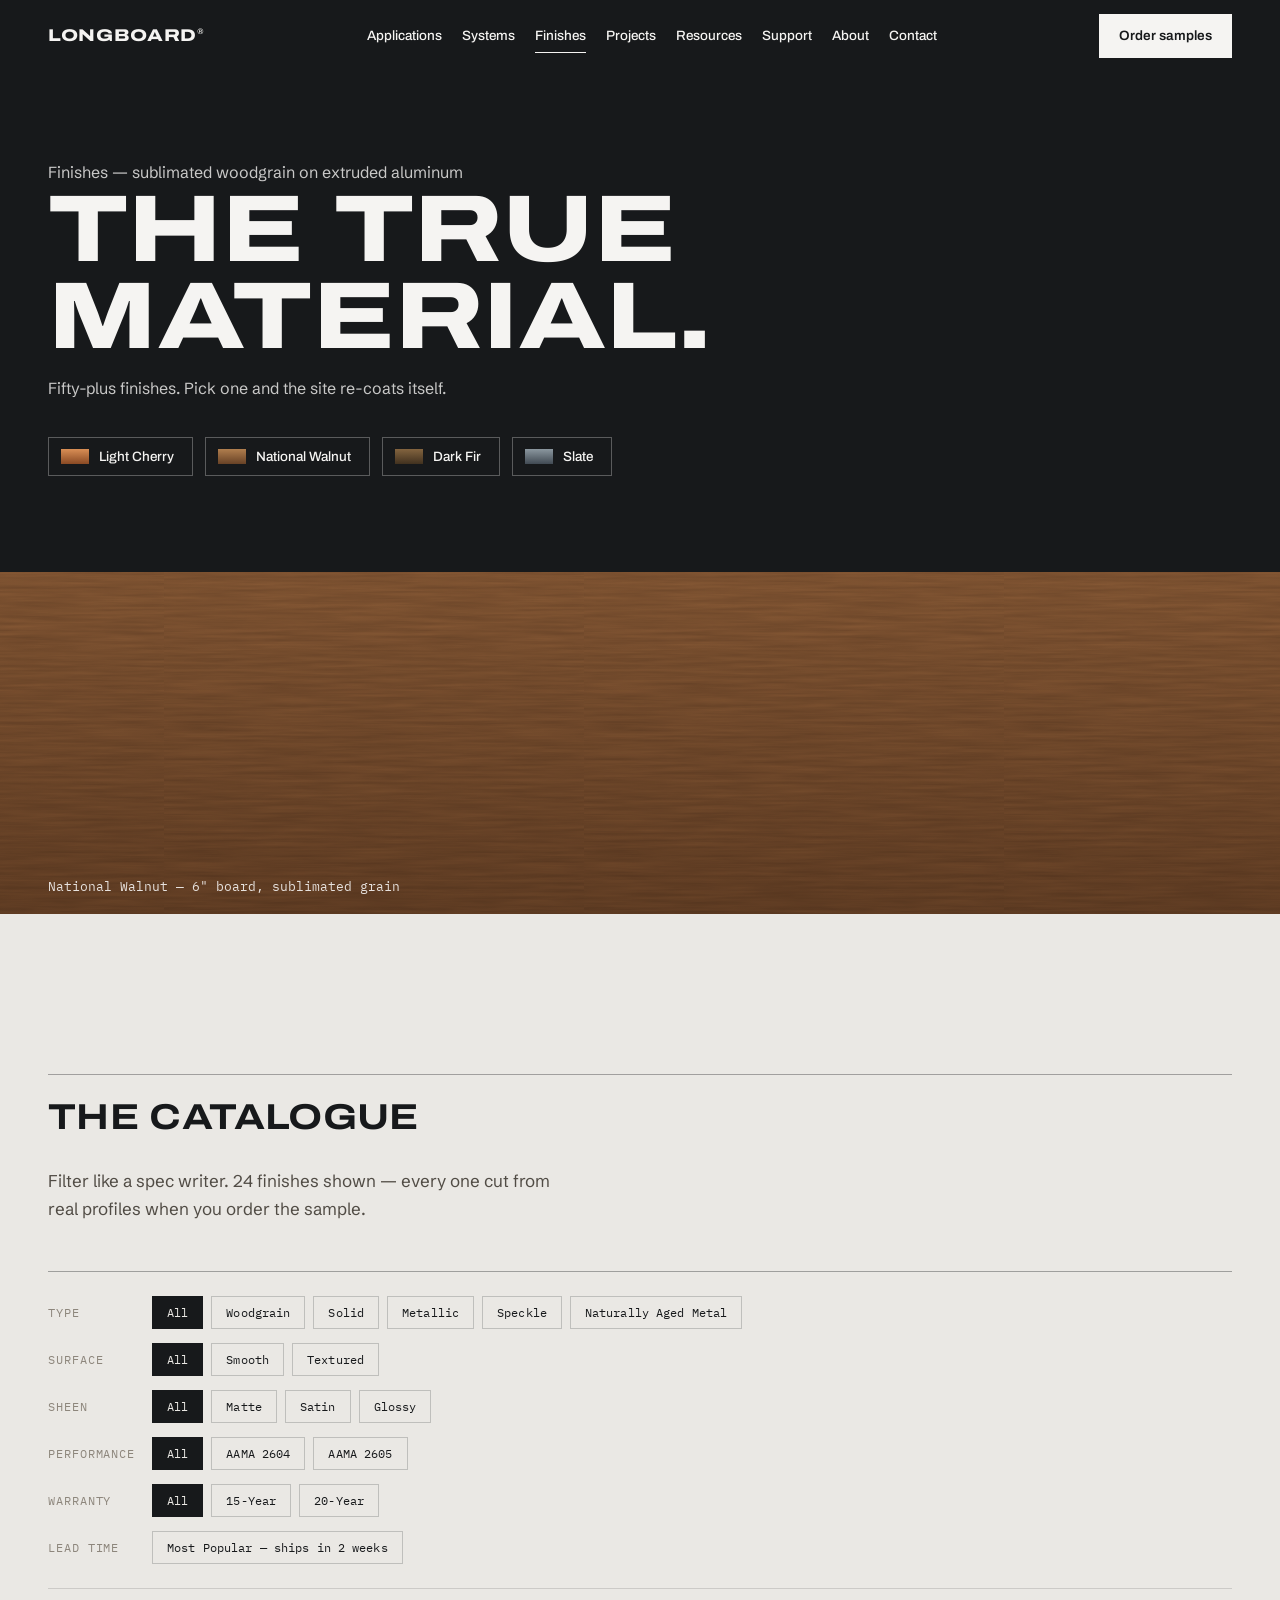
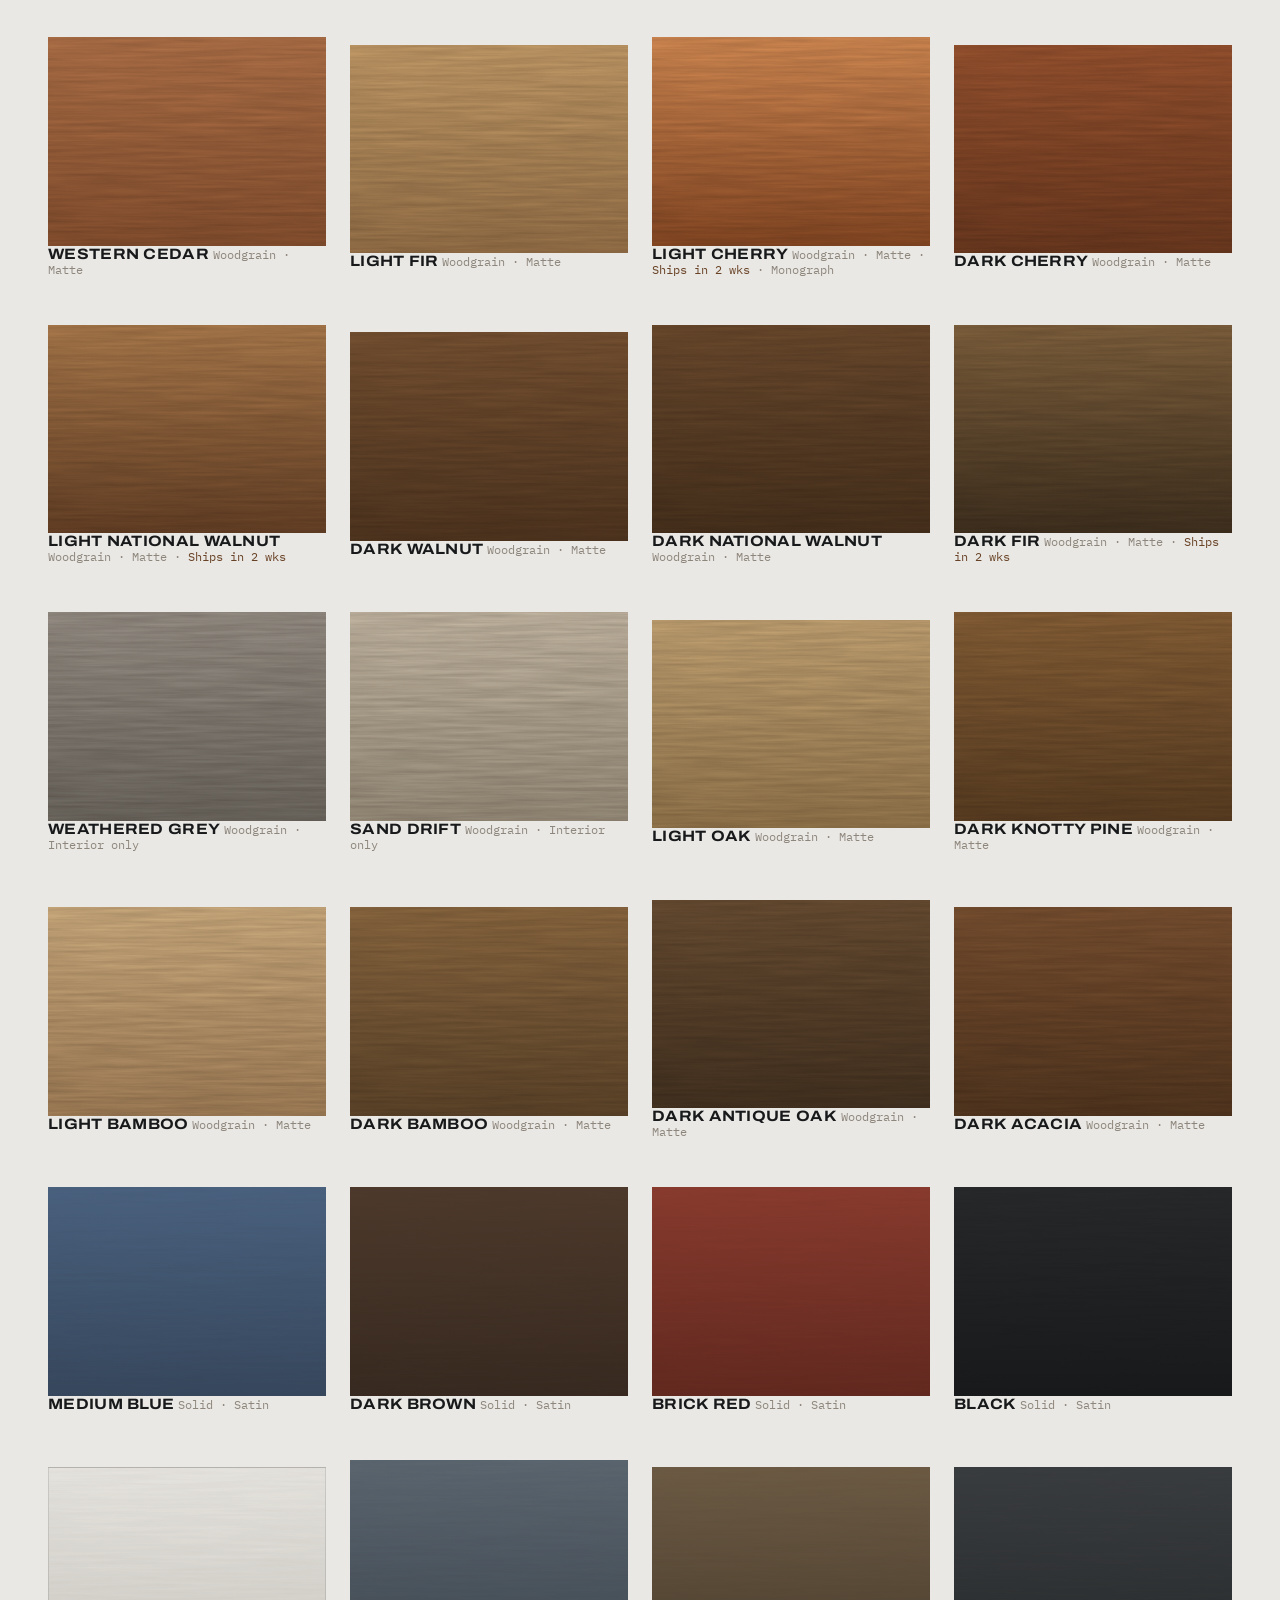
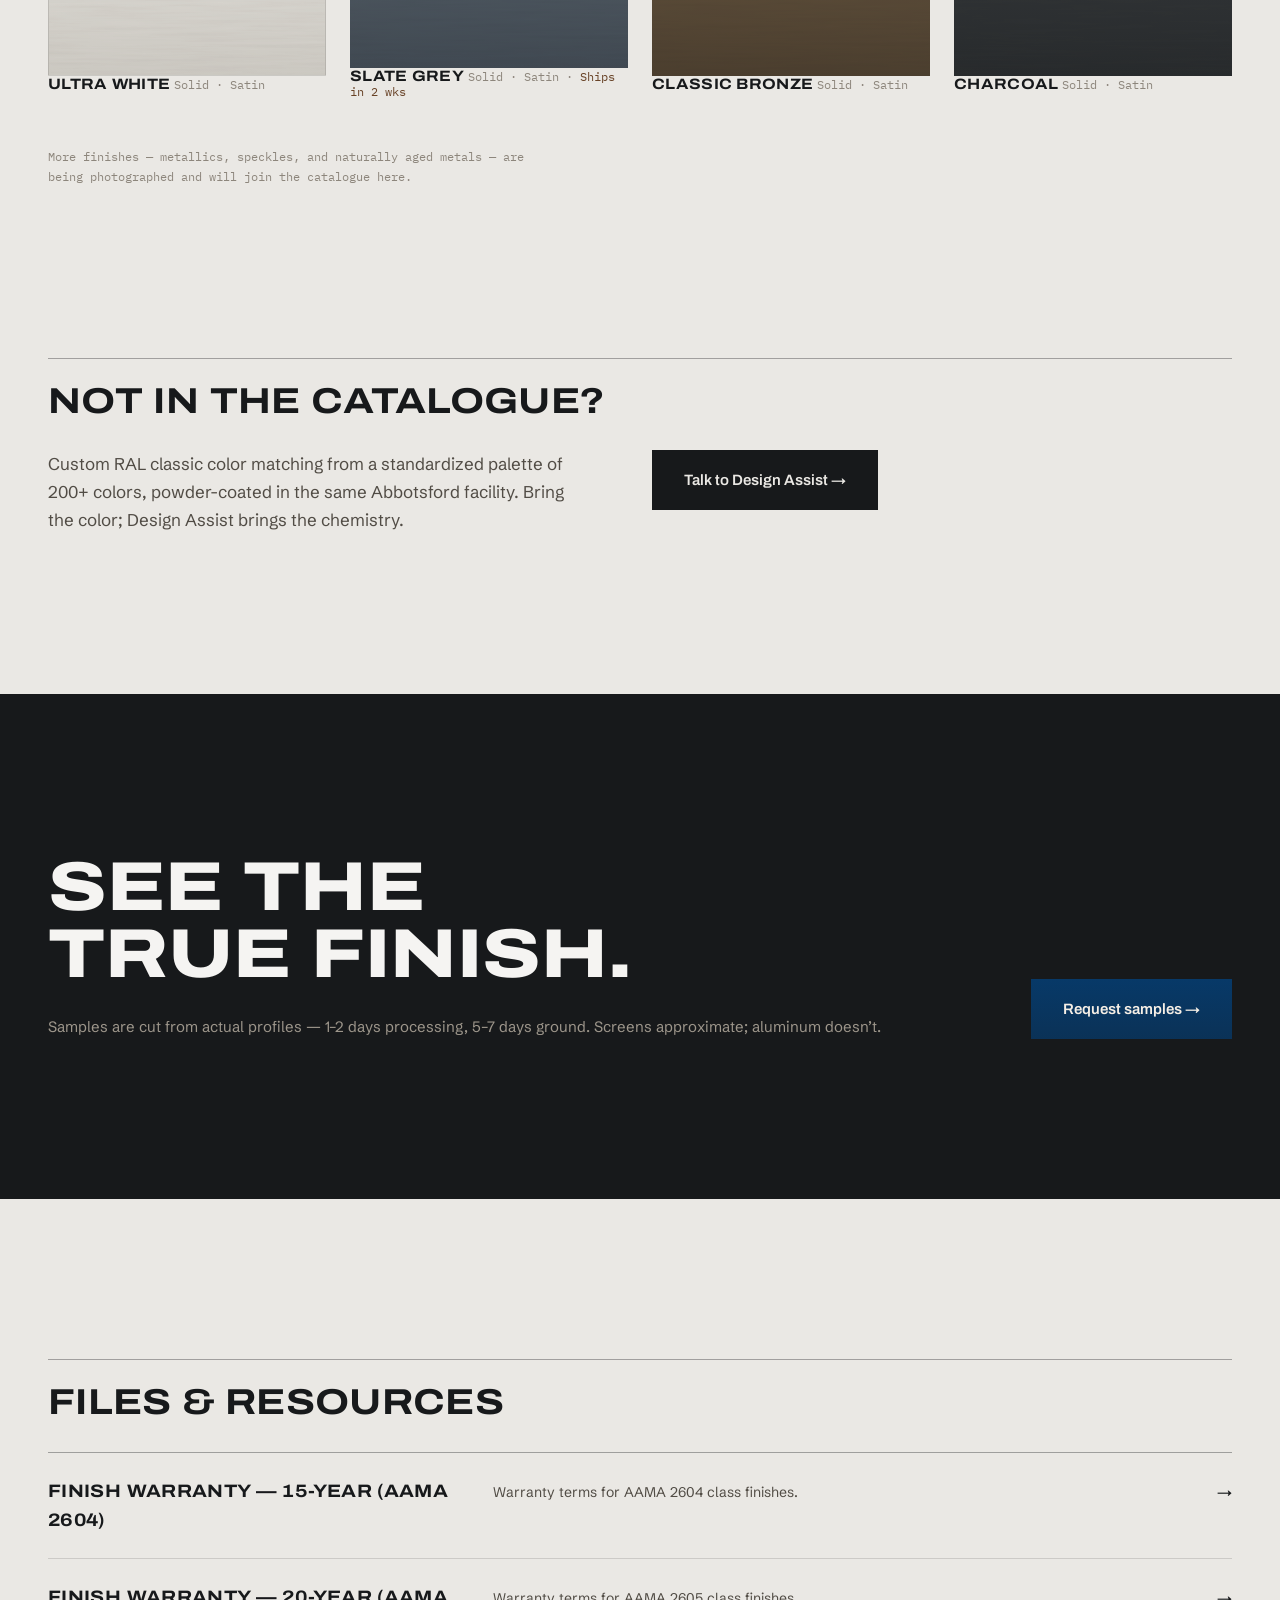
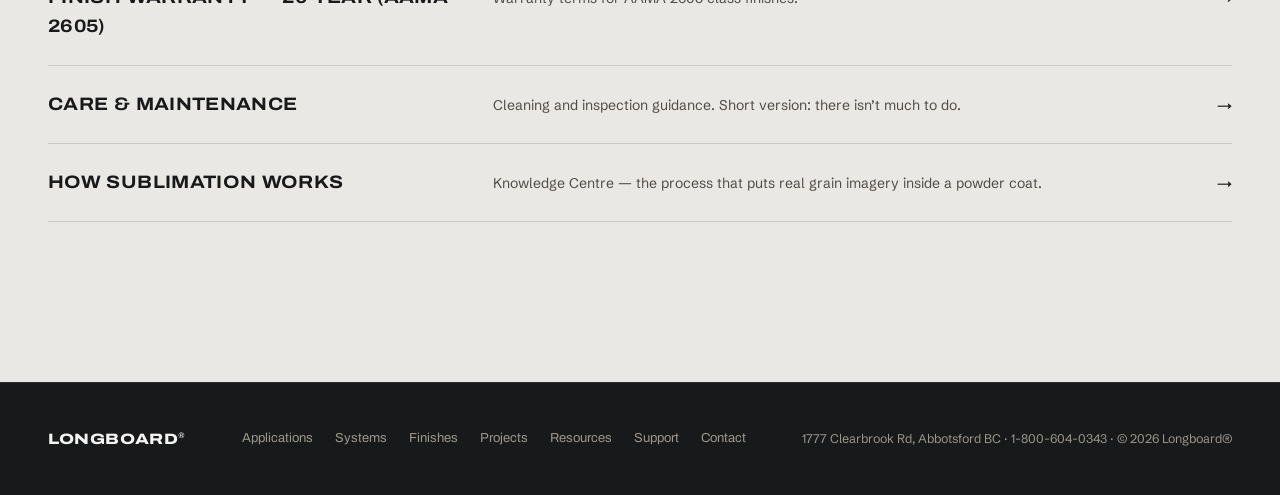
<file: finishes.html>
<!DOCTYPE html>
<html lang="en" class="no-js" data-finish="walnut">
<head>
<meta charset="utf-8">
<meta name="viewport" content="width=device-width, initial-scale=1">
<title>Finishes — 50+ Sublimated Woodgrains, Solids &amp; Metallics | Longboard®</title>
<meta name="description" content="Longboard's finish catalogue: sublimated woodgrain, solid, metallic and speckle finishes on extruded aluminum. AAMA 2604/2605, 15 and 20-year finish warranties, custom RAL matching in 200+ colors.">
<link rel="preconnect" href="https://fonts.googleapis.com">
<link rel="preconnect" href="https://fonts.gstatic.com" crossorigin="anonymous">
<link href="https://fonts.googleapis.com/css2?family=Archivo:wdth,wght@62..125,100..900&family=IBM+Plex+Mono:wght@400&family=Schibsted+Grotesk:ital,wght@0,400;0,500;1,400&display=swap" rel="stylesheet">
<link rel="stylesheet" href="css/site.css">
<script src="js/site.js" defer></script>
<style>
  .finishes-hero { background: var(--ink); color: var(--paper); }
  .finishes-hero .container { position: relative; padding-top: 160px; padding-bottom: var(--board); }
  .finish-grid { display: grid; grid-template-columns: repeat(2, 1fr); gap: var(--board) var(--gutter); }
  @media (min-width: 720px)  { .finish-grid { grid-template-columns: repeat(3, 1fr); } }
  @media (min-width: 1100px) { .finish-grid { grid-template-columns: repeat(4, 1fr); } }
  .filterbar { border-top: 1px solid var(--rule); border-bottom: 1px solid var(--rule-light); padding: var(--half) 0; display: grid; gap: 14px; }
  .filterbar .filter-row { display: flex; align-items: baseline; gap: 10px; flex-wrap: wrap; }
</style>
</head>
<body>
<a class="skip-link" href="#main">Skip to content</a>

<header class="site-header">
  <div class="container">
    <a class="wordmark" href="index.html">Longboard<sup>®</sup></a>
    <nav class="site-nav" aria-label="Primary">
      <a href="applications.html">Applications</a>
      <a href="hitch.html">Systems</a>
      <a href="finishes.html" aria-current="page">Finishes</a>
      <a href="projects.html">Projects</a>
      <a href="index.html#resources">Resources</a>
      <a href="design-assist.html">Support</a>
      <a href="facility.html">About</a>
      <a href="index.html#contact">Contact</a>
    </nav>
    <a class="header-cta" href="#samples">Order samples</a>
    <button class="nav-toggle" aria-expanded="false" aria-controls="mobile-nav">Menu</button>
  </div>
</header>
<div class="mobile-nav" id="mobile-nav">
  <div class="mobile-nav-head">
    <span class="wordmark">Longboard<sup>®</sup></span>
    <button class="overlay-close">Close</button>
  </div>
  <nav aria-label="Mobile">
    <a href="applications.html">Applications</a>
    <a href="hitch.html">Systems</a>
    <a href="finishes.html">Finishes</a>
    <a href="projects.html">Projects</a>
    <a href="index.html#resources">Resources</a>
    <a href="design-assist.html">Support</a>
    <a href="index.html#contact">Contact</a>
    <a href="#samples">Order samples</a>
  </nav>
</div>

<main id="main">

  <!-- HERO — the sublimation switch at hero scale -->
  <section class="finishes-hero" aria-labelledby="fin-h">
    <div class="container">
      <span class="hero-eyebrow" style="color: var(--paper-soft);">Finishes — sublimated woodgrain on extruded aluminum</span>
      <h1 id="fin-h" class="display" style="font-size: clamp(44px, 7.4vw, 120px);">The true<br>material.</h1>
      <p class="hero-dek" style="color: var(--paper-soft);">Fifty-plus finishes. Pick one and the site re-coats itself.</p>
      <div class="finish-switcher on-dark" role="group" aria-label="Site accent finish" style="margin-top: 36px;">
        <button class="finish-btn" data-finish-key="cherry" aria-pressed="false" style="color: var(--paper); border-color: rgba(245,244,242,0.3);"><span class="swatch" style="background: linear-gradient(#d98e55, #8a4a24);"></span><span>Light Cherry</span></button>
        <button class="finish-btn" data-finish-key="walnut" aria-pressed="true" style="color: var(--paper); border-color: rgba(245,244,242,0.3);"><span class="swatch" style="background: linear-gradient(#b07e4e, #684226);"></span><span>National Walnut</span></button>
        <button class="finish-btn" data-finish-key="fir" aria-pressed="false" style="color: var(--paper); border-color: rgba(245,244,242,0.3);"><span class="swatch" style="background: linear-gradient(#83643f, #41311f);"></span><span>Dark Fir</span></button>
        <button class="finish-btn" data-finish-key="slate" aria-pressed="false" style="color: var(--paper); border-color: rgba(245,244,242,0.3);"><span class="swatch" style="background: linear-gradient(#8b979f, #414a53);"></span><span>Slate</span></button>
      </div>
    </div>
    <div class="sublimate" style="position: relative; height: 38vh; min-height: 260px; margin-top: var(--board); overflow: hidden;">
      <div class="grain grain-live" style="position: absolute; inset: 0; --g1: var(--finish); --g2: var(--finish-deep);"></div>
      <div class="sweep" aria-hidden="true"></div>
      <span class="spec" style="position: absolute; left: var(--pad-x); bottom: 18px; font-size: 12.5px; color: rgba(255,255,255,0.85); z-index: 2;"><span data-active-finish-name>National Walnut</span> — 6" board, sublimated grain</span>
    </div>
  </section>

  <!-- FILTER + GRID -->
  <section class="container section" aria-labelledby="grid-h" style="padding-top: var(--section-y);">
    <div class="section-title" data-reveal>
      <h2 id="grid-h" class="h-section">The catalogue</h2>
    </div>
    <p class="lede" data-reveal style="margin-bottom: var(--board);">Filter like a spec writer. <span id="finish-count">24</span> finishes shown — every one cut from real profiles when you order the sample.</p>

    <div class="filterbar" data-reveal data-filterbar="#finish-grid" data-count="#finish-count">
      <div class="filter-row">
        <span class="filter-label" id="fl-type">Type</span>
        <div class="filter-group" role="group" aria-labelledby="fl-type">
          <button class="chip" data-facet="type" data-value="all" aria-pressed="true">All</button>
          <button class="chip" data-facet="type" data-value="woodgrain" aria-pressed="false">Woodgrain</button>
          <button class="chip" data-facet="type" data-value="solid" aria-pressed="false">Solid</button>
          <button class="chip" data-facet="type" data-value="metallic" aria-pressed="false">Metallic</button>
          <button class="chip" data-facet="type" data-value="speckle" aria-pressed="false">Speckle</button>
          <button class="chip" data-facet="type" data-value="agedmetal" aria-pressed="false">Naturally Aged Metal</button>
        </div>
      </div>
      <div class="filter-row">
        <span class="filter-label" id="fl-surface">Surface</span>
        <div class="filter-group" role="group" aria-labelledby="fl-surface">
          <button class="chip" data-facet="surface" data-value="all" aria-pressed="true">All</button>
          <button class="chip" data-facet="surface" data-value="smooth" aria-pressed="false">Smooth</button>
          <button class="chip" data-facet="surface" data-value="textured" aria-pressed="false">Textured</button>
        </div>
      </div>
      <div class="filter-row">
        <span class="filter-label" id="fl-sheen">Sheen</span>
        <div class="filter-group" role="group" aria-labelledby="fl-sheen">
          <button class="chip" data-facet="sheen" data-value="all" aria-pressed="true">All</button>
          <button class="chip" data-facet="sheen" data-value="matte" aria-pressed="false">Matte</button>
          <button class="chip" data-facet="sheen" data-value="satin" aria-pressed="false">Satin</button>
          <button class="chip" data-facet="sheen" data-value="glossy" aria-pressed="false">Glossy</button>
        </div>
      </div>
      <div class="filter-row">
        <span class="filter-label" id="fl-perf">Performance</span>
        <div class="filter-group" role="group" aria-labelledby="fl-perf">
          <button class="chip" data-facet="perf" data-value="all" aria-pressed="true">All</button>
          <button class="chip" data-facet="perf" data-value="2604" aria-pressed="false">AAMA 2604</button>
          <button class="chip" data-facet="perf" data-value="2605" aria-pressed="false">AAMA 2605</button>
        </div>
      </div>
      <div class="filter-row">
        <span class="filter-label" id="fl-warranty">Warranty</span>
        <div class="filter-group" role="group" aria-labelledby="fl-warranty">
          <button class="chip" data-facet="warranty" data-value="all" aria-pressed="true">All</button>
          <button class="chip" data-facet="warranty" data-value="15" aria-pressed="false">15-Year</button>
          <button class="chip" data-facet="warranty" data-value="20" aria-pressed="false">20-Year</button>
        </div>
      </div>
      <div class="filter-row">
        <span class="filter-label" id="fl-pop">Lead time</span>
        <div class="filter-group" role="group" aria-labelledby="fl-pop">
          <button class="chip chip-toggle" data-facet="popular" data-value="yes" aria-pressed="false">Most Popular — ships in 2 weeks</button>
        </div>
      </div>
    </div>

    <div id="finish-grid" class="finish-grid" style="margin-top: var(--board);">
      <!-- Woodgrains — names from the published Longboard color chart -->
      <button class="finish-card" data-reveal data-filter-item data-type="woodgrain" data-surface="textured" data-sheen="matte" data-perf="2604" data-warranty="15" data-popular="no"
        data-name="Western Cedar" data-meta="Woodgrain · Textured · Matte" data-tags="AAMA 2604 · 15-year finish warranty · Exterior + Interior" data-g1="#b5754a" data-g2="#8a5230" data-grainclass="">
        <span class="grain" style="--g1: #b5754a; --g2: #8a5230;" aria-hidden="true"></span>
        <span class="fc-name">Western Cedar</span>
        <span class="fc-meta">Woodgrain · Matte</span>
      </button>
      <button class="finish-card" data-reveal data-filter-item data-type="woodgrain" data-surface="textured" data-sheen="matte" data-perf="2604" data-warranty="15" data-popular="no"
        data-name="Light Fir" data-meta="Woodgrain · Textured · Matte" data-tags="AAMA 2604 · 15-year finish warranty · Exterior + Interior" data-g1="#c9a06b" data-g2="#9a744a" data-grainclass="">
        <span class="grain" style="--g1: #c9a06b; --g2: #9a744a;" aria-hidden="true"></span>
        <span class="fc-name">Light Fir</span>
        <span class="fc-meta">Woodgrain · Matte</span>
      </button>
      <button class="finish-card" data-reveal data-filter-item data-type="woodgrain" data-surface="textured" data-sheen="matte" data-perf="2604" data-warranty="15" data-popular="yes"
        data-name="Light Cherry" data-meta="Woodgrain · Textured · Matte" data-tags="AAMA 2604 · 15-year finish warranty · Most Popular — ships in 2 weeks" data-g1="#d98e55" data-g2="#8a4a24" data-grainclass="" data-monograph="finish-light-cherry.html">
        <span class="grain" style="--g1: #d98e55; --g2: #8a4a24;" aria-hidden="true"></span>
        <span class="fc-name">Light Cherry</span>
        <span class="fc-meta">Woodgrain · Matte · <span class="fc-pop">Ships in 2 wks</span> · Monograph</span>
      </button>
      <button class="finish-card" data-reveal data-filter-item data-type="woodgrain" data-surface="textured" data-sheen="matte" data-perf="2604" data-warranty="15" data-popular="no"
        data-name="Dark Cherry" data-meta="Woodgrain · Textured · Matte" data-tags="AAMA 2604 · 15-year finish warranty · Exterior + Interior" data-g1="#9c5530" data-g2="#6e3a1f" data-grainclass="">
        <span class="grain" style="--g1: #9c5530; --g2: #6e3a1f;" aria-hidden="true"></span>
        <span class="fc-name">Dark Cherry</span>
        <span class="fc-meta">Woodgrain · Matte</span>
      </button>
      <button class="finish-card" data-reveal data-filter-item data-type="woodgrain" data-surface="textured" data-sheen="matte" data-perf="2604" data-warranty="15" data-popular="yes"
        data-name="Light National Walnut" data-meta="Woodgrain · Textured · Matte" data-tags="AAMA 2604 · 15-year finish warranty · Most Popular — ships in 2 weeks" data-g1="#b07e4e" data-g2="#684226" data-grainclass="">
        <span class="grain" style="--g1: #b07e4e; --g2: #684226;" aria-hidden="true"></span>
        <span class="fc-name">Light National Walnut</span>
        <span class="fc-meta">Woodgrain · Matte · <span class="fc-pop">Ships in 2 wks</span></span>
      </button>
      <button class="finish-card" data-reveal data-filter-item data-type="woodgrain" data-surface="textured" data-sheen="matte" data-perf="2604" data-warranty="15" data-popular="no"
        data-name="Dark Walnut" data-meta="Woodgrain · Textured · Matte" data-tags="AAMA 2604 · 15-year finish warranty · Exterior + Interior" data-g1="#7a5433" data-g2="#523720" data-grainclass="">
        <span class="grain" style="--g1: #7a5433; --g2: #523720;" aria-hidden="true"></span>
        <span class="fc-name">Dark Walnut</span>
        <span class="fc-meta">Woodgrain · Matte</span>
      </button>
      <button class="finish-card" data-reveal data-filter-item data-type="woodgrain" data-surface="textured" data-sheen="matte" data-perf="2604" data-warranty="15" data-popular="no"
        data-name="Dark National Walnut" data-meta="Woodgrain · Textured · Matte" data-tags="AAMA 2604 · 15-year finish warranty · Exterior + Interior" data-g1="#6e4c2e" data-g2="#49321d" data-grainclass="">
        <span class="grain" style="--g1: #6e4c2e; --g2: #49321d;" aria-hidden="true"></span>
        <span class="fc-name">Dark National Walnut</span>
        <span class="fc-meta">Woodgrain · Matte</span>
      </button>
      <button class="finish-card" data-reveal data-filter-item data-type="woodgrain" data-surface="textured" data-sheen="matte" data-perf="2604" data-warranty="15" data-popular="yes"
        data-name="Dark Fir" data-meta="Woodgrain · Textured · Matte" data-tags="AAMA 2604 · 15-year finish warranty · Most Popular — ships in 2 weeks" data-g1="#83643f" data-g2="#41311f" data-grainclass="">
        <span class="grain" style="--g1: #83643f; --g2: #41311f;" aria-hidden="true"></span>
        <span class="fc-name">Dark Fir</span>
        <span class="fc-meta">Woodgrain · Matte · <span class="fc-pop">Ships in 2 wks</span></span>
      </button>
      <button class="finish-card" data-reveal data-filter-item data-type="woodgrain" data-surface="textured" data-sheen="matte" data-perf="2604" data-warranty="15" data-popular="no"
        data-name="Weathered Grey" data-meta="Woodgrain · Textured · Matte · Interior only" data-tags="AAMA 2604 · 15-year finish warranty · Interior only" data-g1="#9a938a" data-g2="#6f6a62" data-grainclass="">
        <span class="grain" style="--g1: #9a938a; --g2: #6f6a62;" aria-hidden="true"></span>
        <span class="fc-name">Weathered Grey</span>
        <span class="fc-meta">Woodgrain · Interior only</span>
      </button>
      <button class="finish-card" data-reveal data-filter-item data-type="woodgrain" data-surface="textured" data-sheen="matte" data-perf="2604" data-warranty="15" data-popular="no"
        data-name="Sand Drift" data-meta="Woodgrain · Textured · Matte · Interior only" data-tags="AAMA 2604 · 15-year finish warranty · Interior only" data-g1="#c9bda9" data-g2="#9c917e" data-grainclass="">
        <span class="grain" style="--g1: #c9bda9; --g2: #9c917e;" aria-hidden="true"></span>
        <span class="fc-name">Sand Drift</span>
        <span class="fc-meta">Woodgrain · Interior only</span>
      </button>
      <button class="finish-card" data-reveal data-filter-item data-type="woodgrain" data-surface="textured" data-sheen="matte" data-perf="2604" data-warranty="15" data-popular="no"
        data-name="Light Oak" data-meta="Woodgrain · Textured · Matte" data-tags="AAMA 2604 · 15-year finish warranty · Exterior + Interior" data-g1="#c8a877" data-g2="#97794e" data-grainclass="">
        <span class="grain" style="--g1: #c8a877; --g2: #97794e;" aria-hidden="true"></span>
        <span class="fc-name">Light Oak</span>
        <span class="fc-meta">Woodgrain · Matte</span>
      </button>
      <button class="finish-card" data-reveal data-filter-item data-type="woodgrain" data-surface="textured" data-sheen="matte" data-perf="2604" data-warranty="15" data-popular="no"
        data-name="Dark Knotty Pine" data-meta="Woodgrain · Textured · Matte" data-tags="AAMA 2604 · 15-year finish warranty · Exterior + Interior" data-g1="#8a6238" data-g2="#5c3f22" data-grainclass="">
        <span class="grain" style="--g1: #8a6238; --g2: #5c3f22;" aria-hidden="true"></span>
        <span class="fc-name">Dark Knotty Pine</span>
        <span class="fc-meta">Woodgrain · Matte</span>
      </button>
      <button class="finish-card" data-reveal data-filter-item data-type="woodgrain" data-surface="textured" data-sheen="matte" data-perf="2604" data-warranty="15" data-popular="no"
        data-name="Light Bamboo" data-meta="Woodgrain · Textured · Matte" data-tags="AAMA 2604 · 15-year finish warranty · Exterior + Interior" data-g1="#d3b283" data-g2="#a5825a" data-grainclass="">
        <span class="grain" style="--g1: #d3b283; --g2: #a5825a;" aria-hidden="true"></span>
        <span class="fc-name">Light Bamboo</span>
        <span class="fc-meta">Woodgrain · Matte</span>
      </button>
      <button class="finish-card" data-reveal data-filter-item data-type="woodgrain" data-surface="textured" data-sheen="matte" data-perf="2604" data-warranty="15" data-popular="no"
        data-name="Dark Bamboo" data-meta="Woodgrain · Textured · Matte" data-tags="AAMA 2604 · 15-year finish warranty · Exterior + Interior" data-g1="#8f6b42" data-g2="#5f462a" data-grainclass="">
        <span class="grain" style="--g1: #8f6b42; --g2: #5f462a;" aria-hidden="true"></span>
        <span class="fc-name">Dark Bamboo</span>
        <span class="fc-meta">Woodgrain · Matte</span>
      </button>
      <button class="finish-card" data-reveal data-filter-item data-type="woodgrain" data-surface="textured" data-sheen="matte" data-perf="2604" data-warranty="15" data-popular="no"
        data-name="Dark Antique Oak" data-meta="Woodgrain · Textured · Matte" data-tags="AAMA 2604 · 15-year finish warranty · Exterior + Interior" data-g1="#6b4f33" data-g2="#463321" data-grainclass="">
        <span class="grain" style="--g1: #6b4f33; --g2: #463321;" aria-hidden="true"></span>
        <span class="fc-name">Dark Antique Oak</span>
        <span class="fc-meta">Woodgrain · Matte</span>
      </button>
      <button class="finish-card" data-reveal data-filter-item data-type="woodgrain" data-surface="textured" data-sheen="matte" data-perf="2604" data-warranty="15" data-popular="no"
        data-name="Dark Acacia" data-meta="Woodgrain · Textured · Matte" data-tags="AAMA 2604 · 15-year finish warranty · Exterior + Interior" data-g1="#7c5231" data-g2="#54371f" data-grainclass="">
        <span class="grain" style="--g1: #7c5231; --g2: #54371f;" aria-hidden="true"></span>
        <span class="fc-name">Dark Acacia</span>
        <span class="fc-meta">Woodgrain · Matte</span>
      </button>

      <!-- Solids — names from the published Longboard color chart -->
      <button class="finish-card" data-reveal data-filter-item data-type="solid" data-surface="smooth" data-sheen="satin" data-perf="2604" data-warranty="15" data-popular="no"
        data-name="Medium Blue" data-meta="Solid · Smooth · Satin" data-tags="AAMA 2604 · 15-year finish warranty · Exterior + Interior" data-g1="#4a6280" data-g2="#37485e" data-grainclass="grain--solid">
        <span class="grain grain--solid" style="--g1: #4a6280; --g2: #37485e;" aria-hidden="true"></span>
        <span class="fc-name">Medium Blue</span>
        <span class="fc-meta">Solid · Satin</span>
      </button>
      <button class="finish-card" data-reveal data-filter-item data-type="solid" data-surface="smooth" data-sheen="satin" data-perf="2604" data-warranty="15" data-popular="no"
        data-name="Dark Brown" data-meta="Solid · Smooth · Satin" data-tags="AAMA 2604 · 15-year finish warranty · Exterior + Interior" data-g1="#4e3a2c" data-g2="#382a20" data-grainclass="grain--solid">
        <span class="grain grain--solid" style="--g1: #4e3a2c; --g2: #382a20;" aria-hidden="true"></span>
        <span class="fc-name">Dark Brown</span>
        <span class="fc-meta">Solid · Satin</span>
      </button>
      <button class="finish-card" data-reveal data-filter-item data-type="solid" data-surface="smooth" data-sheen="satin" data-perf="2604" data-warranty="15" data-popular="no"
        data-name="Brick Red" data-meta="Solid · Smooth · Satin" data-tags="AAMA 2604 · 15-year finish warranty · Exterior + Interior" data-g1="#8a3b2e" data-g2="#63291f" data-grainclass="grain--solid">
        <span class="grain grain--solid" style="--g1: #8a3b2e; --g2: #63291f;" aria-hidden="true"></span>
        <span class="fc-name">Brick Red</span>
        <span class="fc-meta">Solid · Satin</span>
      </button>
      <button class="finish-card" data-reveal data-filter-item data-type="solid" data-surface="smooth" data-sheen="satin" data-perf="2604" data-warranty="15" data-popular="no"
        data-name="Black" data-meta="Solid · Smooth · Satin" data-tags="AAMA 2604 · 15-year finish warranty · Exterior + Interior" data-g1="#26282a" data-g2="#17191b" data-grainclass="grain--solid">
        <span class="grain grain--solid" style="--g1: #26282a; --g2: #17191b;" aria-hidden="true"></span>
        <span class="fc-name">Black</span>
        <span class="fc-meta">Solid · Satin</span>
      </button>
      <button class="finish-card" data-reveal data-filter-item data-type="solid" data-surface="smooth" data-sheen="satin" data-perf="2604" data-warranty="15" data-popular="no"
        data-name="Ultra White" data-meta="Solid · Smooth · Satin" data-tags="AAMA 2604 · 15-year finish warranty · Exterior + Interior" data-g1="#e8e6e1" data-g2="#cfccc5" data-grainclass="grain--solid">
        <span class="grain grain--solid" style="--g1: #e8e6e1; --g2: #cfccc5; border: 1px solid var(--rule-light);" aria-hidden="true"></span>
        <span class="fc-name">Ultra White</span>
        <span class="fc-meta">Solid · Satin</span>
      </button>
      <button class="finish-card" data-reveal data-filter-item data-type="solid" data-surface="smooth" data-sheen="satin" data-perf="2604" data-warranty="15" data-popular="yes"
        data-name="Slate Grey" data-meta="Solid · Smooth · Satin" data-tags="AAMA 2604 · 15-year finish warranty · Most Popular — ships in 2 weeks" data-g1="#5b6670" data-g2="#414a53" data-grainclass="grain--solid">
        <span class="grain grain--solid" style="--g1: #5b6670; --g2: #414a53;" aria-hidden="true"></span>
        <span class="fc-name">Slate Grey</span>
        <span class="fc-meta">Solid · Satin · <span class="fc-pop">Ships in 2 wks</span></span>
      </button>
      <button class="finish-card" data-reveal data-filter-item data-type="solid" data-surface="smooth" data-sheen="satin" data-perf="2604" data-warranty="15" data-popular="no"
        data-name="Classic Bronze" data-meta="Solid · Smooth · Satin" data-tags="AAMA 2604 · 15-year finish warranty · Exterior + Interior" data-g1="#6d5b44" data-g2="#4c3f2f" data-grainclass="grain--solid">
        <span class="grain grain--solid" style="--g1: #6d5b44; --g2: #4c3f2f;" aria-hidden="true"></span>
        <span class="fc-name">Classic Bronze</span>
        <span class="fc-meta">Solid · Satin</span>
      </button>
      <button class="finish-card" data-reveal data-filter-item data-type="solid" data-surface="smooth" data-sheen="satin" data-perf="2604" data-warranty="15" data-popular="no"
        data-name="Charcoal" data-meta="Solid · Smooth · Satin" data-tags="AAMA 2604 · 15-year finish warranty · Exterior + Interior" data-g1="#3a3d40" data-g2="#282b2d" data-grainclass="grain--solid">
        <span class="grain grain--solid" style="--g1: #3a3d40; --g2: #282b2d;" aria-hidden="true"></span>
        <span class="fc-name">Charcoal</span>
        <span class="fc-meta">Solid · Satin</span>
      </button>
    </div>

    <p class="gap-flag" data-reveal style="margin-top: var(--board); max-width: 72ch;">More finishes — metallics, speckles, and naturally aged metals — are being photographed and will join the catalogue here.</p>
  </section>

  <!-- CUSTOM -->
  <section class="container" style="padding-bottom: var(--section-y);" aria-labelledby="custom-h">
    <div class="section-title" data-reveal>
      <h2 id="custom-h" class="h-section">Not in the catalogue?</h2>
    </div>
    <div class="grid-2">
      <p class="lede" data-reveal>Custom RAL classic color matching from a standardized palette of 200+ colors, powder-coated in the same Abbotsford facility. Bring the color; Design Assist brings the chemistry.</p>
      <div data-reveal><a class="btn btn-ink" href="index.html#contact">Talk to Design Assist →</a></div>
    </div>
  </section>

  <!-- REQUEST SAMPLES -->
  <section id="samples" class="cta-band" aria-labelledby="samples-h">
    <div class="container cta-inner">
      <div data-reveal>
        <h2 id="samples-h">See the<br>true finish.</h2>
        <p>Samples are cut from actual profiles — 1–2 days processing, 5–7 days ground. Screens approximate; aluminum doesn&rsquo;t.</p>
      </div>
      <a class="btn btn-finish" data-reveal href="index.html#contact">Request samples →</a>
    </div>
  </section>

  <!-- FILES & RESOURCES -->
  <section id="resources-finishes" class="container section" aria-labelledby="files-h">
    <div class="section-title" data-reveal>
      <h2 id="files-h" class="h-section">Files &amp; resources</h2>
    </div>
    <a class="resource-row" data-reveal href="index.html#contact">
      <span class="h-index" style="font-size: 18px;">Finish Warranty — 15-Year (AAMA 2604)</span>
      <span class="rr-desc">Warranty terms for AAMA 2604 class finishes.</span>
      <span class="rr-arrow" aria-hidden="true">→</span>
    </a>
    <a class="resource-row" data-reveal href="index.html#contact">
      <span class="h-index" style="font-size: 18px;">Finish Warranty — 20-Year (AAMA 2605)</span>
      <span class="rr-desc">Warranty terms for AAMA 2605 class finishes.</span>
      <span class="rr-arrow" aria-hidden="true">→</span>
    </a>
    <a class="resource-row" data-reveal href="index.html#contact">
      <span class="h-index" style="font-size: 18px;">Care &amp; Maintenance</span>
      <span class="rr-desc">Cleaning and inspection guidance. Short version: there isn&rsquo;t much to do.</span>
      <span class="rr-arrow" aria-hidden="true">→</span>
    </a>
    <a class="resource-row" data-reveal href="index.html#contact">
      <span class="h-index" style="font-size: 18px;">How Sublimation Works</span>
      <span class="rr-desc">Knowledge Centre — the process that puts real grain imagery inside a powder coat.</span>
      <span class="rr-arrow" aria-hidden="true">→</span>
    </a>
  </section>

  <!-- FINISH DETAIL OVERLAY -->
  <div class="overlay" data-overlay role="dialog" aria-modal="true" aria-labelledby="ov-name">
    <div class="overlay-panel">
      <div style="display: flex; justify-content: space-between; align-items: center; margin-bottom: var(--half);">
        <span class="spec">Finish detail</span>
        <button class="overlay-close">Close</button>
      </div>
      <div data-ov-swatch class="grain" style="aspect-ratio: 16 / 10; width: 100%;" aria-hidden="true"></div>
      <h2 id="ov-name" class="h-index" data-ov-name style="font-size: 26px; margin-top: var(--half); display: block;">—</h2>
      <p class="spec" data-ov-meta style="margin: 6px 0 0; font-size: 13.5px;">—</p>
      <p class="spec" data-ov-tags style="margin: 4px 0 0; font-size: 13.5px; color: var(--ink-soft);">—</p>
      <div style="border-top: 1px solid var(--rule-light); margin-top: var(--half); padding-top: var(--half);">
        <p style="margin: 0; font-size: 14.5px; line-height: 1.65; color: var(--ink-soft);">Compatible with every Longboard profile — Tongue &amp; Groove, Link &amp; Lock™, Dauntless baffles, and custom extrusions. The rendering above is a stand-in; the finish is not. Samples are cut from actual profiles.</p>
      </div>
      <div style="margin-top: var(--board); display: grid; gap: 12px;">
        <a class="btn btn-finish" href="index.html#contact">Order this sample →</a>
        <a class="link-rule" data-ov-monograph href="finish-light-cherry.html" style="justify-self: start;" hidden>Read the full monograph →</a>
        <a class="link-rule" href="projects.html" style="justify-self: start;">Projects wearing this finish →</a>
      </div>
    </div>
  </div>
</main>

<footer class="site-footer">
  <div class="container">
    <span class="wordmark" style="font-size: 15px; color: var(--paper);">Longboard<sup>®</sup></span>
    <nav aria-label="Footer">
      <a href="applications.html">Applications</a>
      <a href="hitch.html">Systems</a>
      <a href="finishes.html">Finishes</a>
      <a href="projects.html">Projects</a>
      <a href="index.html#resources">Resources</a>
      <a href="design-assist.html">Support</a>
      <a href="index.html#contact">Contact</a>
    </nav>
    <span class="foot-legal">1777 Clearbrook Rd, Abbotsford BC · 1-800-604-0343 · © 2026 Longboard®</span>
  </div>
</footer>
</body>
</html>
</file>
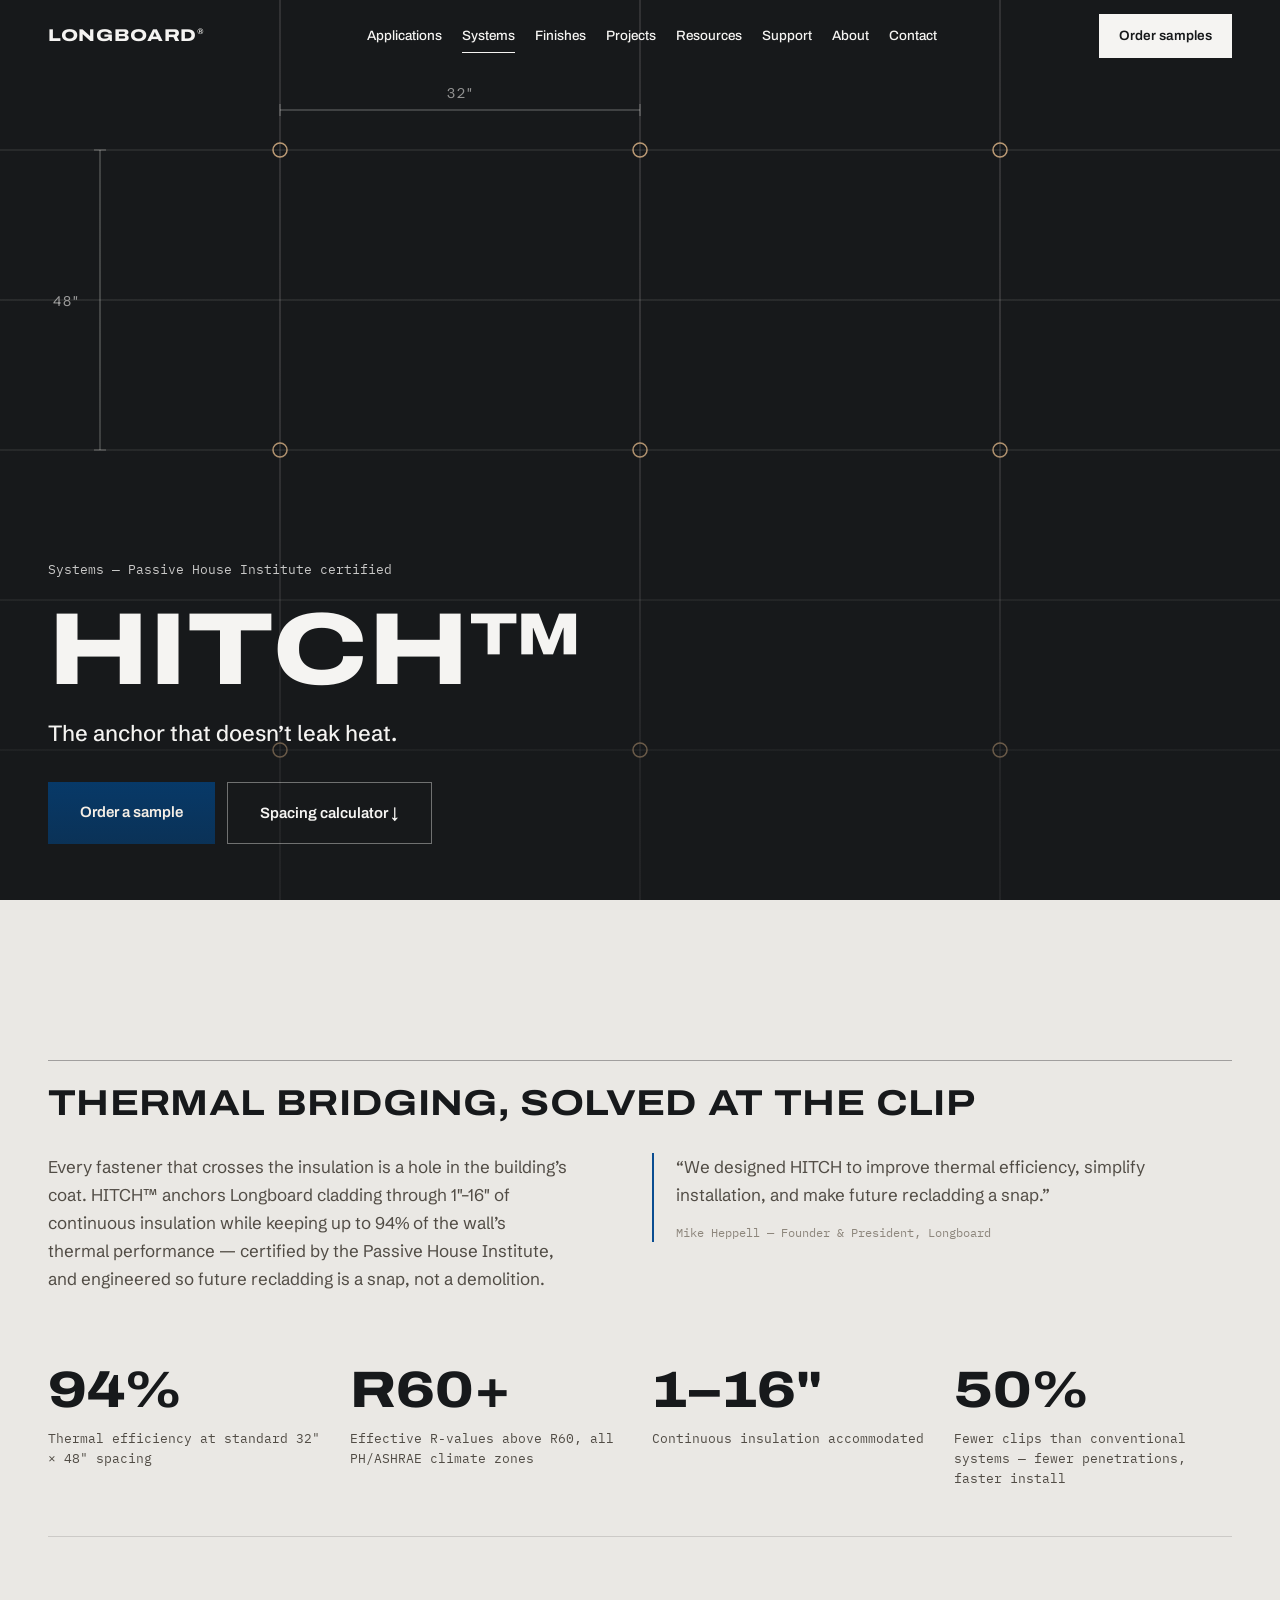
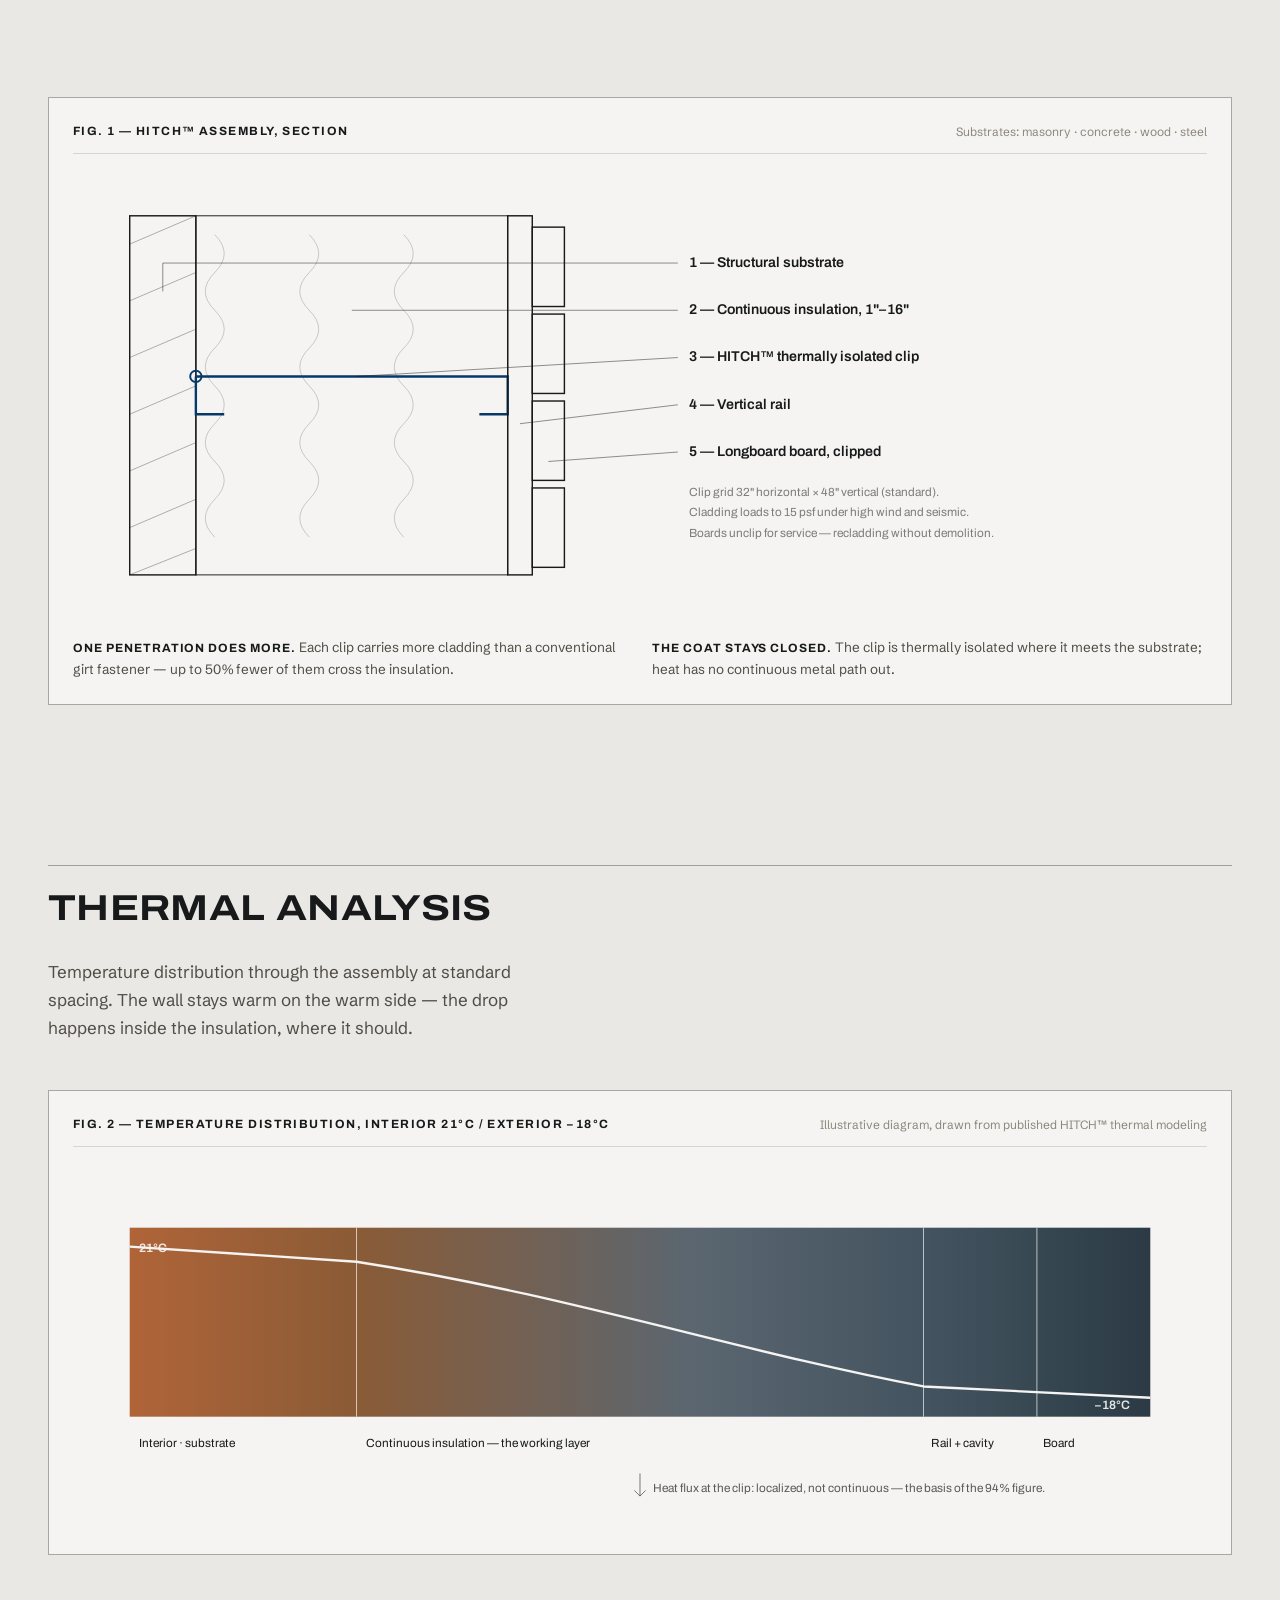
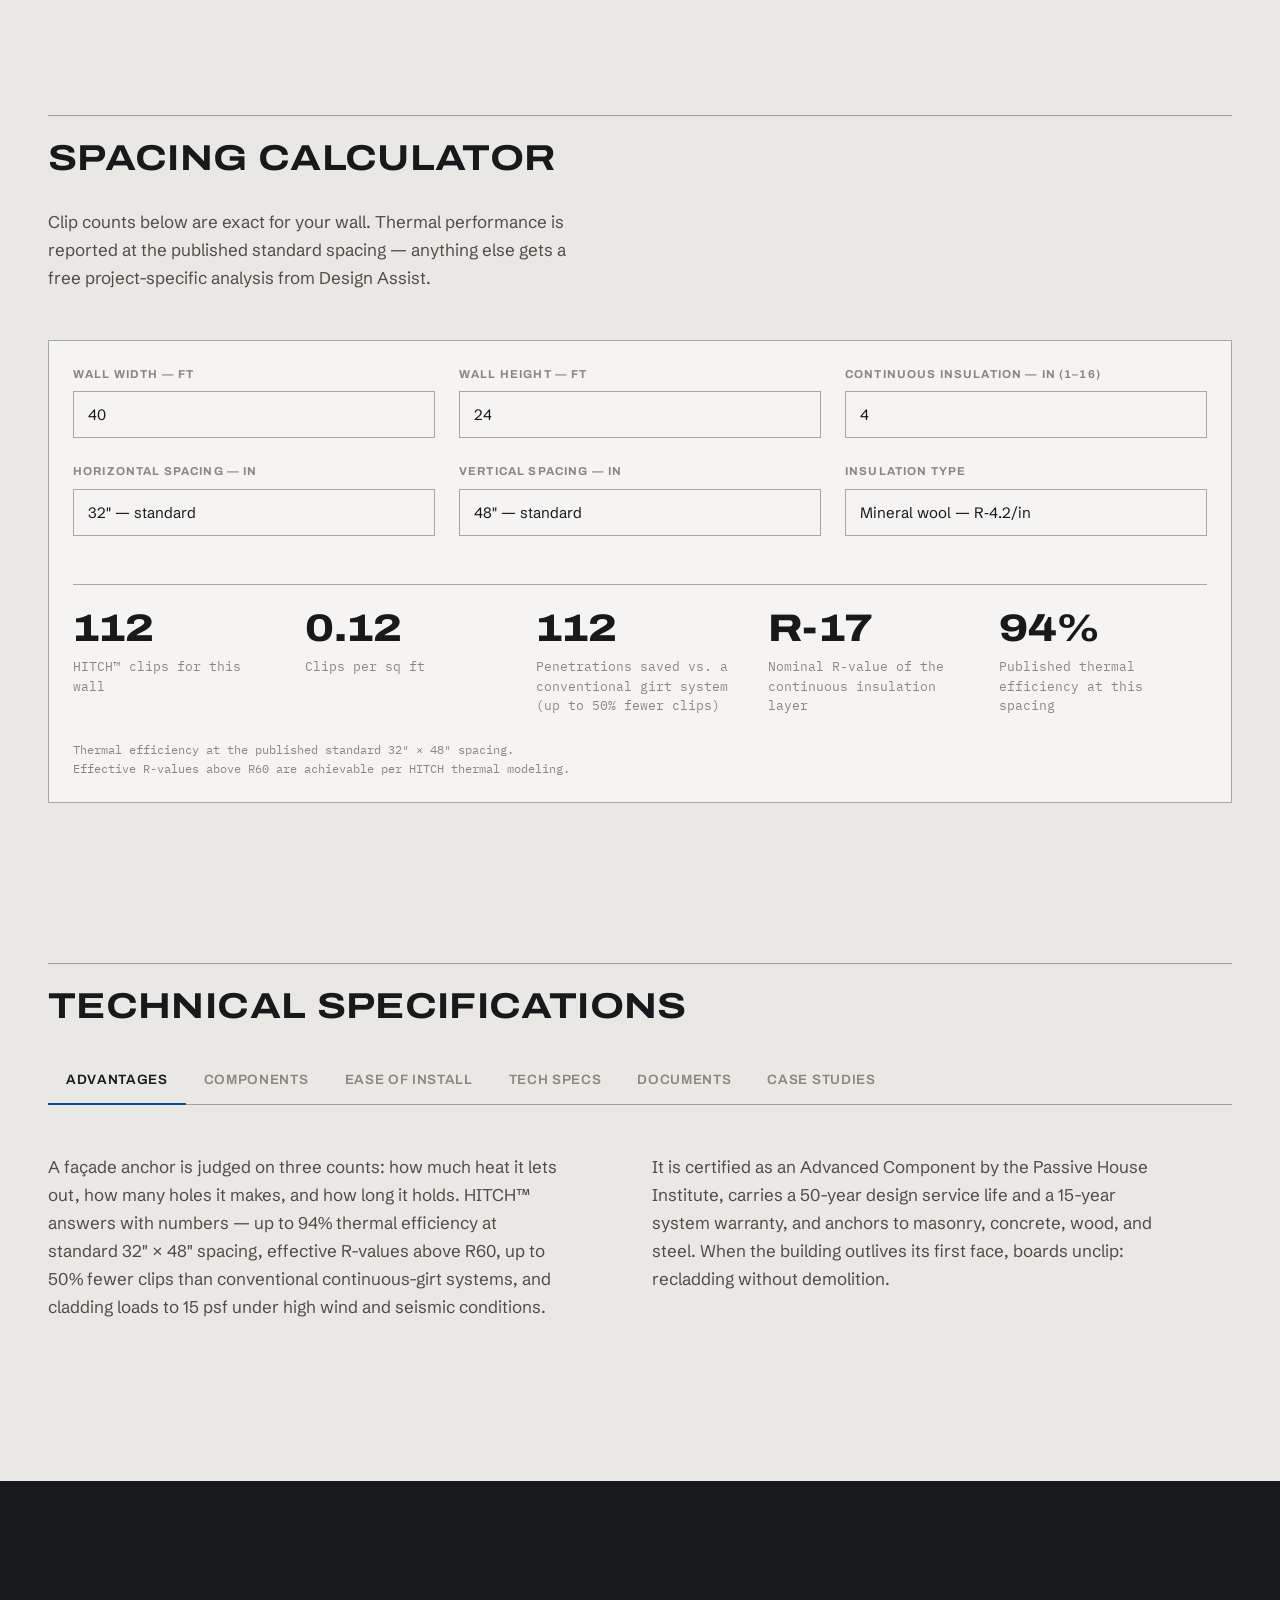
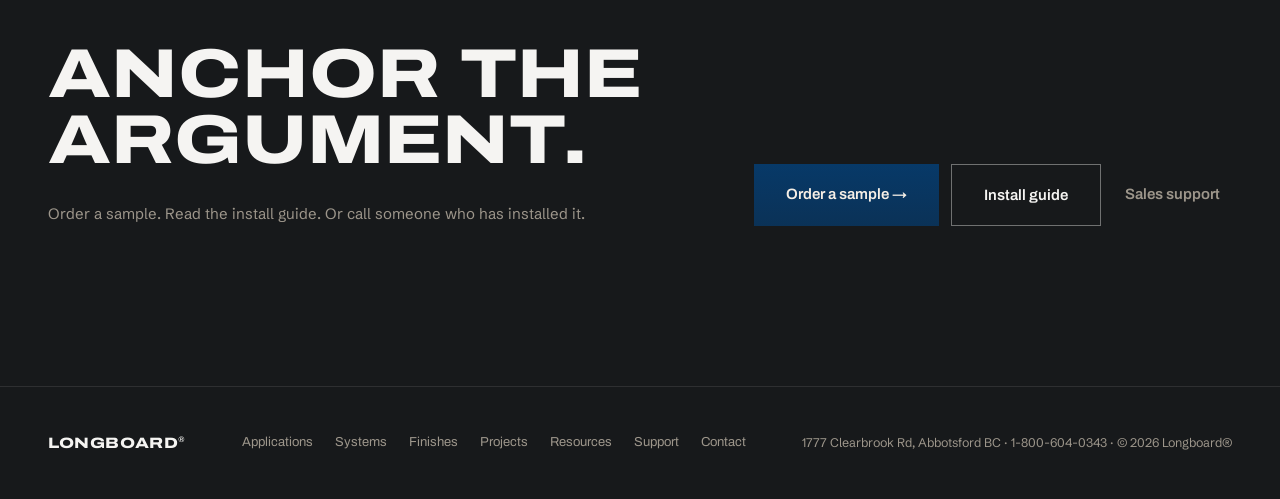
<file: hitch.html>
<!DOCTYPE html>
<html lang="en" class="no-js" data-finish="walnut">
<head>
<meta charset="utf-8">
<meta name="viewport" content="width=device-width, initial-scale=1">
<title>HITCH™ — Advanced Component Façade Anchor | Longboard®</title>
<meta name="description" content="HITCH™ is Longboard's Passive House Institute certified façade anchor: up to 94% thermal efficiency at standard 32×48 spacing, effective R-values above R60, 1–16 inches of continuous insulation.">
<link rel="preconnect" href="https://fonts.googleapis.com">
<link rel="preconnect" href="https://fonts.gstatic.com" crossorigin="anonymous">
<link href="https://fonts.googleapis.com/css2?family=Archivo:wdth,wght@62..125,100..900&family=IBM+Plex+Mono:wght@400&family=Schibsted+Grotesk:ital,wght@0,400;0,500;1,400&display=swap" rel="stylesheet">
<link rel="stylesheet" href="css/site.css">
<script src="js/site.js" defer></script>
<style>
  /* Patent-document flavor: figure plates drawn with 1px lines */
  .plate { border: 1px solid var(--rule); padding: var(--half); background: var(--paper); }
  .plate-head { display: flex; justify-content: space-between; gap: var(--gutter); flex-wrap: wrap; border-bottom: 1px solid var(--rule-light); padding-bottom: 12px; margin-bottom: var(--half); }
  .plate-head .fig { font-family: Archivo, sans-serif; font-size: 12px; font-weight: 700; letter-spacing: 0.12em; text-transform: uppercase; }
  .plate-head .fig-note { font-size: 12px; color: var(--ink-faint); }
  .plate svg { width: 100%; height: auto; display: block; }
  .plate text { font-family: Archivo, sans-serif; }
  .callout-list { list-style: none; margin: var(--half) 0 0; padding: 0; display: grid; grid-template-columns: 1fr; gap: 10px var(--gutter); font-size: 13.5px; color: var(--ink-soft); }
  @media (min-width: 720px) { .callout-list { grid-template-columns: 1fr 1fr; } }
  .callout-list b { font-family: Archivo, sans-serif; font-weight: 700; font-size: 12px; letter-spacing: 0.08em; color: var(--ink); }
  .hero-hitch { background: var(--ink); }
  /* mono layer applied per LB-CD 2.0/01 — re-checked here as the verdict asked */
  .spec-table { width: 100%; border-collapse: collapse; }
  .spec-table th { font-family: "IBM Plex Mono", monospace; font-size: 11.5px; letter-spacing: 0.08em; text-transform: uppercase; color: var(--ink-faint); text-align: left; font-weight: 400; padding: 12px 24px 10px 0; border-bottom: 1px solid var(--rule); }
  .spec-table td { font-family: "IBM Plex Mono", monospace; font-size: 12.5px; padding: 13px 24px 13px 0; border-bottom: 1px solid var(--rule-light); vertical-align: top; color: var(--ink-soft); line-height: 1.6; }
  .spec-table td:first-child { color: var(--ink); }
  .calc-form { display: grid; grid-template-columns: 1fr 1fr; gap: var(--half) var(--gutter); }
  @media (min-width: 900px) { .calc-form { grid-template-columns: repeat(3, 1fr); } }
  .calc-field label { display: block; font-family: Archivo, sans-serif; font-size: 11.5px; font-weight: 700; letter-spacing: 0.1em; text-transform: uppercase; color: var(--ink-faint); margin-bottom: 8px; }
  .calc-field input, .calc-field select { width: 100%; appearance: none; background: var(--paper); border: 1px solid var(--rule); border-radius: 0; padding: 13px 14px; font-family: "Schibsted Grotesk", sans-serif; font-size: 15px; color: var(--ink); }
  .calc-field input:hover, .calc-field select:hover { border-color: var(--ink); }
  .calc-out { border-top: 1px solid var(--rule); margin-top: var(--board); padding-top: var(--half); display: grid; grid-template-columns: 1fr 1fr; gap: var(--board) var(--gutter); }
  @media (min-width: 900px) { .calc-out { grid-template-columns: repeat(5, 1fr); } }
  .calc-out .spec-num { font-size: clamp(28px, 3vw, 44px); }
  .calc-out p { margin: 10px 0 0; font-size: 13px; color: var(--ink-faint); line-height: 1.5; }
</style>
</head>
<body>
<a class="skip-link" href="#main">Skip to content</a>

<header class="site-header">
  <div class="container">
    <a class="wordmark" href="index.html">Longboard<sup>®</sup></a>
    <nav class="site-nav" aria-label="Primary">
      <a href="applications.html">Applications</a>
      <a href="hitch.html" aria-current="page">Systems</a>
      <a href="finishes.html">Finishes</a>
      <a href="projects.html">Projects</a>
      <a href="index.html#resources">Resources</a>
      <a href="design-assist.html">Support</a>
      <a href="facility.html">About</a>
      <a href="index.html#contact">Contact</a>
    </nav>
    <a class="header-cta" href="finishes.html#samples">Order samples</a>
    <button class="nav-toggle" aria-expanded="false" aria-controls="mobile-nav">Menu</button>
  </div>
</header>
<div class="mobile-nav" id="mobile-nav">
  <div class="mobile-nav-head">
    <span class="wordmark">Longboard<sup>®</sup></span>
    <button class="overlay-close">Close</button>
  </div>
  <nav aria-label="Mobile">
    <a href="applications.html">Applications</a>
    <a href="hitch.html">Systems</a>
    <a href="finishes.html">Finishes</a>
    <a href="projects.html">Projects</a>
    <a href="index.html#resources">Resources</a>
    <a href="design-assist.html">Support</a>
    <a href="index.html#contact">Contact</a>
    <a href="finishes.html#samples">Order samples</a>
  </nav>
</div>

<main id="main">

  <!-- HERO — drawn, not photographed. The system is a drawing before it is a wall. -->
  <section class="page-hero page-hero--tall hero-hitch" aria-labelledby="hitch-h">
    <svg class="hero-img" viewBox="0 0 1440 900" preserveAspectRatio="xMidYMid slice" aria-hidden="true" role="img" style="object-fit: cover;">
      <rect width="1440" height="900" fill="#17191B"/>
      <g stroke="rgba(245,244,242,0.16)" stroke-width="1" fill="none">
        <!-- board courses, drawn as an elevation -->
        <line x1="0" y1="150" x2="1440" y2="150"/><line x1="0" y1="300" x2="1440" y2="300"/>
        <line x1="0" y1="450" x2="1440" y2="450"/><line x1="0" y1="600" x2="1440" y2="600"/>
        <line x1="0" y1="750" x2="1440" y2="750"/>
        <!-- vertical rails -->
        <line x1="360" y1="0" x2="360" y2="900" stroke="rgba(245,244,242,0.26)"/>
        <line x1="720" y1="0" x2="720" y2="900" stroke="rgba(245,244,242,0.26)"/>
        <line x1="1080" y1="0" x2="1080" y2="900" stroke="rgba(245,244,242,0.26)"/>
      </g>
      <!-- clip points at 32x48 grid -->
      <g fill="none" stroke="rgba(226,185,138,0.85)" stroke-width="1.5">
        <circle cx="360" cy="150" r="7"/><circle cx="720" cy="150" r="7"/><circle cx="1080" cy="150" r="7"/>
        <circle cx="360" cy="450" r="7"/><circle cx="720" cy="450" r="7"/><circle cx="1080" cy="450" r="7"/>
        <circle cx="360" cy="750" r="7"/><circle cx="720" cy="750" r="7"/><circle cx="1080" cy="750" r="7"/>
      </g>
      <!-- dimension ticks -->
      <g stroke="rgba(245,244,242,0.4)" stroke-width="1">
        <line x1="360" y1="110" x2="720" y2="110"/><line x1="360" y1="104" x2="360" y2="116"/><line x1="720" y1="104" x2="720" y2="116"/>
        <line x1="180" y1="150" x2="180" y2="450"/><line x1="174" y1="150" x2="186" y2="150"/><line x1="174" y1="450" x2="186" y2="450"/>
      </g>
      <text x="540" y="98" fill="rgba(245,244,242,0.6)" font-size="14" text-anchor="middle" letter-spacing="2">32"</text>
      <text x="160" y="306" fill="rgba(245,244,242,0.6)" font-size="14" text-anchor="end" letter-spacing="2">48"</text>
    </svg>
    <div class="hero-scrim" aria-hidden="true" style="background: linear-gradient(180deg, rgba(23,25,27,0.1), rgba(23,25,27,0) 40%, rgba(23,25,27,0.6) 90%);"></div>
    <div class="container">
      <span class="hero-eyebrow">Systems — Passive House Institute certified</span>
      <h1 id="hitch-h" class="display">HITCH™</h1>
      <p class="hero-dek">The anchor that doesn&rsquo;t leak heat.</p>
      <div style="margin-top: 32px; display: flex; gap: 12px; flex-wrap: wrap;">
        <a class="btn btn-finish" href="finishes.html#samples">Order a sample</a>
        <a class="btn" style="color: var(--paper); border: 1px solid rgba(245,244,242,0.4); background: transparent;" href="#calculator">Spacing calculator ↓</a>
      </div>
    </div>
  </section>

  <!-- INTRO — the numbers make the argument -->
  <section class="container section" aria-labelledby="intro-h">
    <div class="section-title" data-reveal>
      <h2 id="intro-h" class="h-section">Thermal bridging, solved at the clip</h2>
    </div>
    <div class="grid-2" style="margin-bottom: 72px;">
      <p class="lede" data-reveal>Every fastener that crosses the insulation is a hole in the building&rsquo;s coat. HITCH™ anchors Longboard cladding through 1"–16" of continuous insulation while keeping up to 94% of the wall&rsquo;s thermal performance — certified by the Passive House Institute, and engineered so future recladding is a snap, not a demolition.</p>
      <figure data-reveal style="margin: 0; border-left: 2px solid var(--brand-navy); padding-left: 22px;">
        <blockquote style="margin: 0; font-size: 17px; line-height: 1.65; color: var(--ink-soft);">&ldquo;We designed HITCH to improve thermal efficiency, simplify installation, and make future recladding a snap.&rdquo;</blockquote>
        <figcaption class="spec" style="margin-top: 14px;">Mike Heppell — Founder &amp; President, Longboard</figcaption>
      </figure>
    </div>
    <div class="stat-grid stat-grid--light" data-reveal style="padding-bottom: var(--board);">
      <div class="stat"><div class="spec-num">94%</div><p>Thermal efficiency at standard 32" × 48" spacing</p></div>
      <div class="stat"><div class="spec-num">R60+</div><p>Effective R-values above R60, all PH/ASHRAE climate zones</p></div>
      <div class="stat"><div class="spec-num">1–16"</div><p>Continuous insulation accommodated</p></div>
      <div class="stat"><div class="spec-num">50%</div><p>Fewer clips than conventional systems — fewer penetrations, faster install</p></div>
    </div>
  </section>

  <!-- SIGNATURE BLOCK — Fig. 1, the assembly -->
  <section class="container" style="padding-bottom: var(--section-y);" aria-labelledby="assembly-h">
    <h2 id="assembly-h" class="visually-hidden">The assembly</h2>
    <div class="plate" data-reveal>
      <div class="plate-head">
        <span class="fig">Fig. 1 — HITCH™ assembly, section</span>
        <span class="fig-note">Substrates: masonry · concrete · wood · steel</span>
      </div>
      <svg viewBox="0 0 1200 460" role="img" aria-label="Section drawing of the HITCH assembly: structural substrate, thermally isolated clip crossing the continuous insulation, vertical rail, and Longboard cladding board">
        <!-- substrate -->
        <rect x="60" y="40" width="70" height="380" fill="none" stroke="#17191B" stroke-width="1.5"/>
        <g stroke="rgba(23,25,27,0.35)" stroke-width="1">
          <line x1="60" y1="70" x2="130" y2="40"/><line x1="60" y1="130" x2="130" y2="100"/>
          <line x1="60" y1="190" x2="130" y2="160"/><line x1="60" y1="250" x2="130" y2="220"/>
          <line x1="60" y1="310" x2="130" y2="280"/><line x1="60" y1="370" x2="130" y2="340"/>
          <line x1="60" y1="420" x2="130" y2="392"/>
        </g>
        <!-- continuous insulation -->
        <rect x="130" y="40" width="330" height="380" fill="none" stroke="#17191B" stroke-width="1"/>
        <g stroke="rgba(23,25,27,0.22)" stroke-width="1" fill="none">
          <path d="M150 60 q20 20 0 40 q-20 20 0 40 q20 20 0 40 q-20 20 0 40 q20 20 0 40 q-20 20 0 40 q20 20 0 40 q-20 20 0 40"/>
          <path d="M250 60 q20 20 0 40 q-20 20 0 40 q20 20 0 40 q-20 20 0 40 q20 20 0 40 q-20 20 0 40 q20 20 0 40 q-20 20 0 40"/>
          <path d="M350 60 q20 20 0 40 q-20 20 0 40 q20 20 0 40 q-20 20 0 40 q20 20 0 40 q-20 20 0 40 q20 20 0 40 q-20 20 0 40"/>
        </g>
        <!-- HITCH clip crossing insulation -->
        <g stroke="var(--brand-navy-deep)" stroke-width="2.5" fill="none">
          <path d="M130 210 L460 210 L460 250 L430 250"/>
          <path d="M130 210 L130 250 L160 250"/>
        </g>
        <circle cx="130" cy="210" r="6" fill="none" stroke="var(--brand-navy-deep)" stroke-width="2"/>
        <!-- vertical rail -->
        <rect x="460" y="40" width="26" height="380" fill="none" stroke="#17191B" stroke-width="1.5"/>
        <!-- boards -->
        <g fill="none" stroke="#17191B" stroke-width="1.5">
          <rect x="486" y="52" width="34" height="84"/>
          <rect x="486" y="144" width="34" height="84"/>
          <rect x="486" y="236" width="34" height="84"/>
          <rect x="486" y="328" width="34" height="84"/>
        </g>
        <!-- leaders + labels -->
        <g stroke="rgba(23,25,27,0.5)" stroke-width="1">
          <line x1="95"  y1="120" x2="95"  y2="90"/><line x1="95" y1="90" x2="640" y2="90"/>
          <line x1="295" y1="140" x2="640" y2="140"/>
          <line x1="300" y1="210" x2="640" y2="190"/>
          <line x1="473" y1="260" x2="640" y2="240"/>
          <line x1="503" y1="300" x2="640" y2="290"/>
        </g>
        <g fill="#17191B" font-size="15" font-weight="600">
          <text x="652" y="94">1 — Structural substrate</text>
          <text x="652" y="144">2 — Continuous insulation, 1"–16"</text>
          <text x="652" y="194">3 — HITCH™ thermally isolated clip</text>
          <text x="652" y="244">4 — Vertical rail</text>
          <text x="652" y="294">5 — Longboard board, clipped</text>
        </g>
        <g fill="rgba(23,25,27,0.55)" font-size="12.5">
          <text x="652" y="336">Clip grid 32" horizontal × 48" vertical (standard).</text>
          <text x="652" y="358">Cladding loads to 15 psf under high wind and seismic.</text>
          <text x="652" y="380">Boards unclip for service — recladding without demolition.</text>
        </g>
      </svg>
      <ul class="callout-list">
        <li><b>ONE PENETRATION DOES MORE.</b> Each clip carries more cladding than a conventional girt fastener — up to 50% fewer of them cross the insulation.</li>
        <li><b>THE COAT STAYS CLOSED.</b> The clip is thermally isolated where it meets the substrate; heat has no continuous metal path out.</li>
      </ul>
    </div>
  </section>

  <!-- THERMAL ANALYSIS -->
  <section class="container" style="padding-bottom: var(--section-y);" aria-labelledby="thermal-h">
    <div class="section-title" data-reveal>
      <h2 id="thermal-h" class="h-section">Thermal analysis</h2>
    </div>
    <p class="lede" data-reveal style="margin-bottom: var(--board);">Temperature distribution through the assembly at standard spacing. The wall stays warm on the warm side — the drop happens inside the insulation, where it should.</p>
    <div class="plate" data-reveal>
      <div class="plate-head">
        <span class="fig">Fig. 2 — Temperature distribution, interior 21°C / exterior −18°C</span>
        <span class="fig-note">Illustrative diagram, drawn from published HITCH™ thermal modeling</span>
      </div>
      <svg viewBox="0 0 1200 380" role="img" aria-label="Diagram of temperature falling from 21 degrees Celsius at the interior face through the continuous insulation to minus 18 degrees at the exterior, with the sharpest drop inside the insulation layer">
        <defs>
          <linearGradient id="iso" x1="0" y1="0" x2="1" y2="0">
            <stop offset="0"    stop-color="#b06438"/>
            <stop offset="0.22" stop-color="#8a5b36"/>
            <stop offset="0.55" stop-color="#5b6670"/>
            <stop offset="0.8"  stop-color="#41525e"/>
            <stop offset="1"    stop-color="#2b3a44"/>
          </linearGradient>
        </defs>
        <rect x="60" y="60" width="1080" height="200" fill="url(#iso)"/>
        <!-- assembly layer boundaries -->
        <g stroke="rgba(245,244,242,0.75)" stroke-width="1">
          <line x1="300" y1="60" x2="300" y2="260"/>
          <line x1="900" y1="60" x2="900" y2="260"/>
          <line x1="1020" y1="60" x2="1020" y2="260"/>
        </g>
        <!-- isotherm curve -->
        <path d="M60 80 L300 96 C520 130, 700 190, 900 228 L1140 240" fill="none" stroke="#F5F4F2" stroke-width="2.5"/>
        <g fill="rgba(245,244,242,0.92)" font-size="13" font-weight="600">
          <text x="70" y="86">21°C</text>
          <text x="1080" y="252">−18°C</text>
        </g>
        <g fill="#17191B" font-size="12.5">
          <text x="70" y="292">Interior · substrate</text>
          <text x="310" y="292">Continuous insulation — the working layer</text>
          <text x="908" y="292">Rail + cavity</text>
          <text x="1026" y="292">Board</text>
        </g>
        <!-- heat flux ticks at clip -->
        <g stroke="rgba(23,25,27,0.6)" stroke-width="1">
          <line x1="600" y1="320" x2="600" y2="344"/><line x1="594" y1="338" x2="600" y2="344"/><line x1="606" y1="338" x2="600" y2="344"/>
        </g>
        <text x="614" y="340" fill="rgba(23,25,27,0.7)" font-size="12.5">Heat flux at the clip: localized, not continuous — the basis of the 94% figure.</text>
      </svg>
    </div>
  </section>

  <!-- SPACING CALCULATOR -->
  <section id="calculator" class="container" style="padding-bottom: var(--section-y);" aria-labelledby="calc-heading">
    <div class="section-title" data-reveal>
      <h2 id="calc-heading" class="h-section">Spacing calculator</h2>
    </div>
    <p class="lede" data-reveal style="margin-bottom: var(--board);">Clip counts below are exact for your wall. Thermal performance is reported at the published standard spacing — anything else gets a free project-specific analysis from Design Assist.</p>
    <form class="plate" data-calc data-reveal novalidate>
      <div class="calc-form">
        <div class="calc-field">
          <label for="calc-w">Wall width — ft</label>
          <input id="calc-w" name="width" type="number" min="1" max="1000" step="1" value="40" inputmode="numeric">
        </div>
        <div class="calc-field">
          <label for="calc-h">Wall height — ft</label>
          <input id="calc-h" name="height" type="number" min="1" max="400" step="1" value="24" inputmode="numeric">
        </div>
        <div class="calc-field">
          <label for="calc-ci">Continuous insulation — in (1–16)</label>
          <input id="calc-ci" name="ci" type="number" min="1" max="16" step="0.5" value="4" inputmode="decimal">
        </div>
        <div class="calc-field">
          <label for="calc-sx">Horizontal spacing — in</label>
          <select id="calc-sx" name="sx">
            <option value="16">16"</option>
            <option value="24">24"</option>
            <option value="32" selected>32" — standard</option>
          </select>
        </div>
        <div class="calc-field">
          <label for="calc-sy">Vertical spacing — in</label>
          <select id="calc-sy" name="sy">
            <option value="24">24"</option>
            <option value="32">32"</option>
            <option value="48" selected>48" — standard</option>
          </select>
        </div>
        <div class="calc-field">
          <label for="calc-ins">Insulation type</label>
          <select id="calc-ins" name="ins">
            <option value="mineralwool" selected>Mineral wool — R‑4.2/in</option>
            <option value="polyiso">Polyiso — R‑6.0/in</option>
            <option value="eps">EPS — R‑3.85/in</option>
          </select>
        </div>
      </div>
      <div class="calc-out" data-calc-out>
        <div class="stat"><div class="spec-num" id="calc-clips">—</div><p>HITCH™ clips for this wall</p></div>
        <div class="stat"><div class="spec-num" id="calc-density">—</div><p>Clips per sq ft</p></div>
        <div class="stat"><div class="spec-num" id="calc-saved">—</div><p>Penetrations saved vs. a conventional girt system (up to 50% fewer clips)</p></div>
        <div class="stat"><div class="spec-num" id="calc-r">—</div><p>Nominal R-value of the continuous insulation layer</p></div>
        <div class="stat"><div class="spec-num" id="calc-eff">—</div><p>Published thermal efficiency at this spacing</p></div>
      </div>
      <p class="spec" id="calc-note" style="margin: var(--half) 0 0; max-width: 72ch;"></p>
      <noscript><p class="spec" style="margin-top: var(--half);">The calculator needs JavaScript. The published anchors: 94% thermal efficiency at 32" × 48" spacing, effective R-values above R60, up to 50% fewer clips.</p></noscript>
    </form>
  </section>

  <!-- SPEC TABS -->
  <section id="specs" class="container" style="padding-bottom: var(--section-y);" aria-labelledby="specs-h">
    <div class="section-title" data-reveal>
      <h2 id="specs-h" class="h-section">Technical specifications</h2>
    </div>
    <div class="tabs" data-tabs data-reveal style="border-top: none;">
      <div class="tablist" role="tablist" aria-label="HITCH technical specifications">
        <button class="tab" role="tab" id="tab-adv" aria-controls="panel-adv" aria-selected="true">Advantages</button>
        <button class="tab" role="tab" id="tab-comp" aria-controls="panel-comp" aria-selected="false" tabindex="-1">Components</button>
        <button class="tab" role="tab" id="tab-install" aria-controls="panel-install" aria-selected="false" tabindex="-1">Ease of Install</button>
        <button class="tab" role="tab" id="tab-tech" aria-controls="panel-tech" aria-selected="false" tabindex="-1">Tech Specs</button>
        <button class="tab" role="tab" id="tab-docs" aria-controls="panel-docs" aria-selected="false" tabindex="-1">Documents</button>
        <button class="tab" role="tab" id="tab-cases" aria-controls="panel-cases" aria-selected="false" tabindex="-1">Case Studies</button>
      </div>

      <div class="tabpanel" role="tabpanel" id="panel-adv" aria-labelledby="tab-adv">
        <div class="grid-2">
          <p class="lede">A façade anchor is judged on three counts: how much heat it lets out, how many holes it makes, and how long it holds. HITCH™ answers with numbers — up to 94% thermal efficiency at standard 32" × 48" spacing, effective R-values above R60, up to 50% fewer clips than conventional continuous-girt systems, and cladding loads to 15 psf under high wind and seismic conditions.</p>
          <p class="lede">It is certified as an Advanced Component by the Passive House Institute, carries a 50-year design service life and a 15-year system warranty, and anchors to masonry, concrete, wood, and steel. When the building outlives its first face, boards unclip: recladding without demolition.</p>
        </div>
      </div>

      <div class="tabpanel" role="tabpanel" id="panel-comp" aria-labelledby="tab-comp" hidden>
        <div style="max-width: 900px;">
          <table class="spec-table">
            <caption class="visually-hidden">HITCH system components</caption>
            <tr><th scope="col">Component</th><th scope="col">Role</th></tr>
            <tr><td>HITCH™ clip</td><td>Thermally isolated anchor crossing the continuous insulation; one per 32" × 48" grid point at standard spacing.</td></tr>
            <tr><td>Vertical rail</td><td>Receives the clips; carries the board courses.</td></tr>
            <tr><td>Substrate fasteners</td><td>Per substrate — masonry, concrete, wood, or steel.</td></tr>
          </table>
          <p class="gap-flag" style="margin-top: var(--half);">This table names the parts; the install guide numbers them — see Documents.</p>
        </div>
      </div>

      <div class="tabpanel" role="tabpanel" id="panel-install" aria-labelledby="tab-install" hidden>
        <div class="grid-2">
          <p class="lede">Fewer clips is not just thermal arithmetic — it is schedule arithmetic. Up to 50% fewer anchors means up to half the layout, drilling, and flashing time at the substrate, on any of the four supported structures. Insulation from 1" to 16" installs continuously, without cutting around girts.</p>
          <p class="lede">The system was designed by the people who extrude the boards it carries, so board, rail, and clip arrive as one system from one building in Abbotsford. And the install works in reverse: boards unclip for service access or full recladding.</p>
        </div>
      </div>

      <div class="tabpanel" role="tabpanel" id="panel-tech" aria-labelledby="tab-tech" hidden>
        <div style="max-width: 900px;">
          <table class="spec-table">
            <caption class="visually-hidden">HITCH technical specifications</caption>
            <tr><th scope="col">Property</th><th scope="col">Value</th></tr>
            <tr><td>Certification</td><td>Passive House Institute — Advanced Component, Façade Anchor</td></tr>
            <tr><td>Thermal efficiency</td><td>Up to 94% at standard 32" × 48" spacing</td></tr>
            <tr><td>Effective R-value</td><td>Above R60 achievable — all PH/ASHRAE climate zones</td></tr>
            <tr><td>Continuous insulation</td><td>1" – 16"</td></tr>
            <tr><td>Cladding load</td><td>Up to 15 psf under high wind and seismic conditions</td></tr>
            <tr><td>Substrates</td><td>Masonry · concrete · wood · steel</td></tr>
            <tr><td>Clip count</td><td>Up to 50% fewer than conventional continuous-girt systems</td></tr>
            <tr><td>Design service life</td><td>50 years</td></tr>
            <tr><td>System warranty</td><td>15 years</td></tr>
          </table>
        </div>
      </div>

      <div class="tabpanel" role="tabpanel" id="panel-docs" aria-labelledby="tab-docs" hidden>
        <div id="documents">
          <a class="resource-row" href="index.html#contact">
            <span class="h-index" style="font-size: 18px;">HITCH™ Install Guide</span>
            <span class="rr-desc">Versioned PDF — layout, fastening schedules, substrate details.</span>
            <span class="rr-arrow" aria-hidden="true">→</span>
          </a>
          <a class="resource-row" href="index.html#contact">
            <span class="h-index" style="font-size: 18px;">Submittal Package</span>
            <span class="rr-desc">Spec-ready submittals for the drawing set.</span>
            <span class="rr-arrow" aria-hidden="true">→</span>
          </a>
          <a class="resource-row" href="index.html#contact">
            <span class="h-index" style="font-size: 18px;">Testing &amp; Compliance Document</span>
            <span class="rr-desc">Single-source compliance: Passive House component certification, load and fire data.</span>
            <span class="rr-arrow" aria-hidden="true">→</span>
          </a>
          <a class="resource-row" href="index.html#contact">
            <span class="h-index" style="font-size: 18px;">CAD Details</span>
            <span class="rr-desc">Section and attachment details for all four substrates.</span>
            <span class="rr-arrow" aria-hidden="true">→</span>
          </a>
          <a class="resource-row" href="index.html#contact">
            <span class="h-index" style="font-size: 18px;">System Warranty — 15 Year</span>
            <span class="rr-desc">Warranty terms; registration required for coverage.</span>
            <span class="rr-arrow" aria-hidden="true">→</span>
          </a>
        </div>
      </div>

      <div class="tabpanel" role="tabpanel" id="panel-cases" aria-labelledby="tab-cases" hidden>
        <p class="lede" style="margin-bottom: var(--half);">HITCH™ carries Longboard cladding on projects across every listed substrate. Written case studies with performance narratives are in production — the project record is already public.</p>
        <div style="display: flex; gap: 12px 32px; flex-wrap: wrap;">
          <a class="link-rule" href="projects.html">Browse the project index →</a>
          <a class="link-rule" href="linklock.html">Also in Systems: Link &amp; Lock™ →</a>
        </div>
      </div>
    </div>
  </section>

  <!-- CTA TRIO — contractor-weighted order -->
  <section class="cta-band" aria-labelledby="cta-h">
    <div class="container cta-inner">
      <div data-reveal>
        <h2 id="cta-h">Anchor the<br>argument.</h2>
        <p>Order a sample. Read the install guide. Or call someone who has installed it.</p>
      </div>
      <div data-reveal style="display: flex; gap: 12px; flex-wrap: wrap;">
        <a class="btn btn-finish" href="finishes.html#samples">Order a sample →</a>
        <a class="btn" style="color: var(--paper); border: 1px solid rgba(245,244,242,0.4); background: transparent;" href="#documents">Install guide</a>
        <a class="btn" style="color: var(--paper-faint); background: transparent; padding-left: 12px; padding-right: 12px;" href="index.html#contact">Sales support</a>
      </div>
    </div>
  </section>
</main>

<footer class="site-footer">
  <div class="container">
    <span class="wordmark" style="font-size: 15px; color: var(--paper);">Longboard<sup>®</sup></span>
    <nav aria-label="Footer">
      <a href="applications.html">Applications</a>
      <a href="hitch.html">Systems</a>
      <a href="finishes.html">Finishes</a>
      <a href="projects.html">Projects</a>
      <a href="index.html#resources">Resources</a>
      <a href="design-assist.html">Support</a>
      <a href="index.html#contact">Contact</a>
    </nav>
    <span class="foot-legal">1777 Clearbrook Rd, Abbotsford BC · 1-800-604-0343 · © 2026 Longboard®</span>
  </div>
</footer>
</body>
</html>
</file>
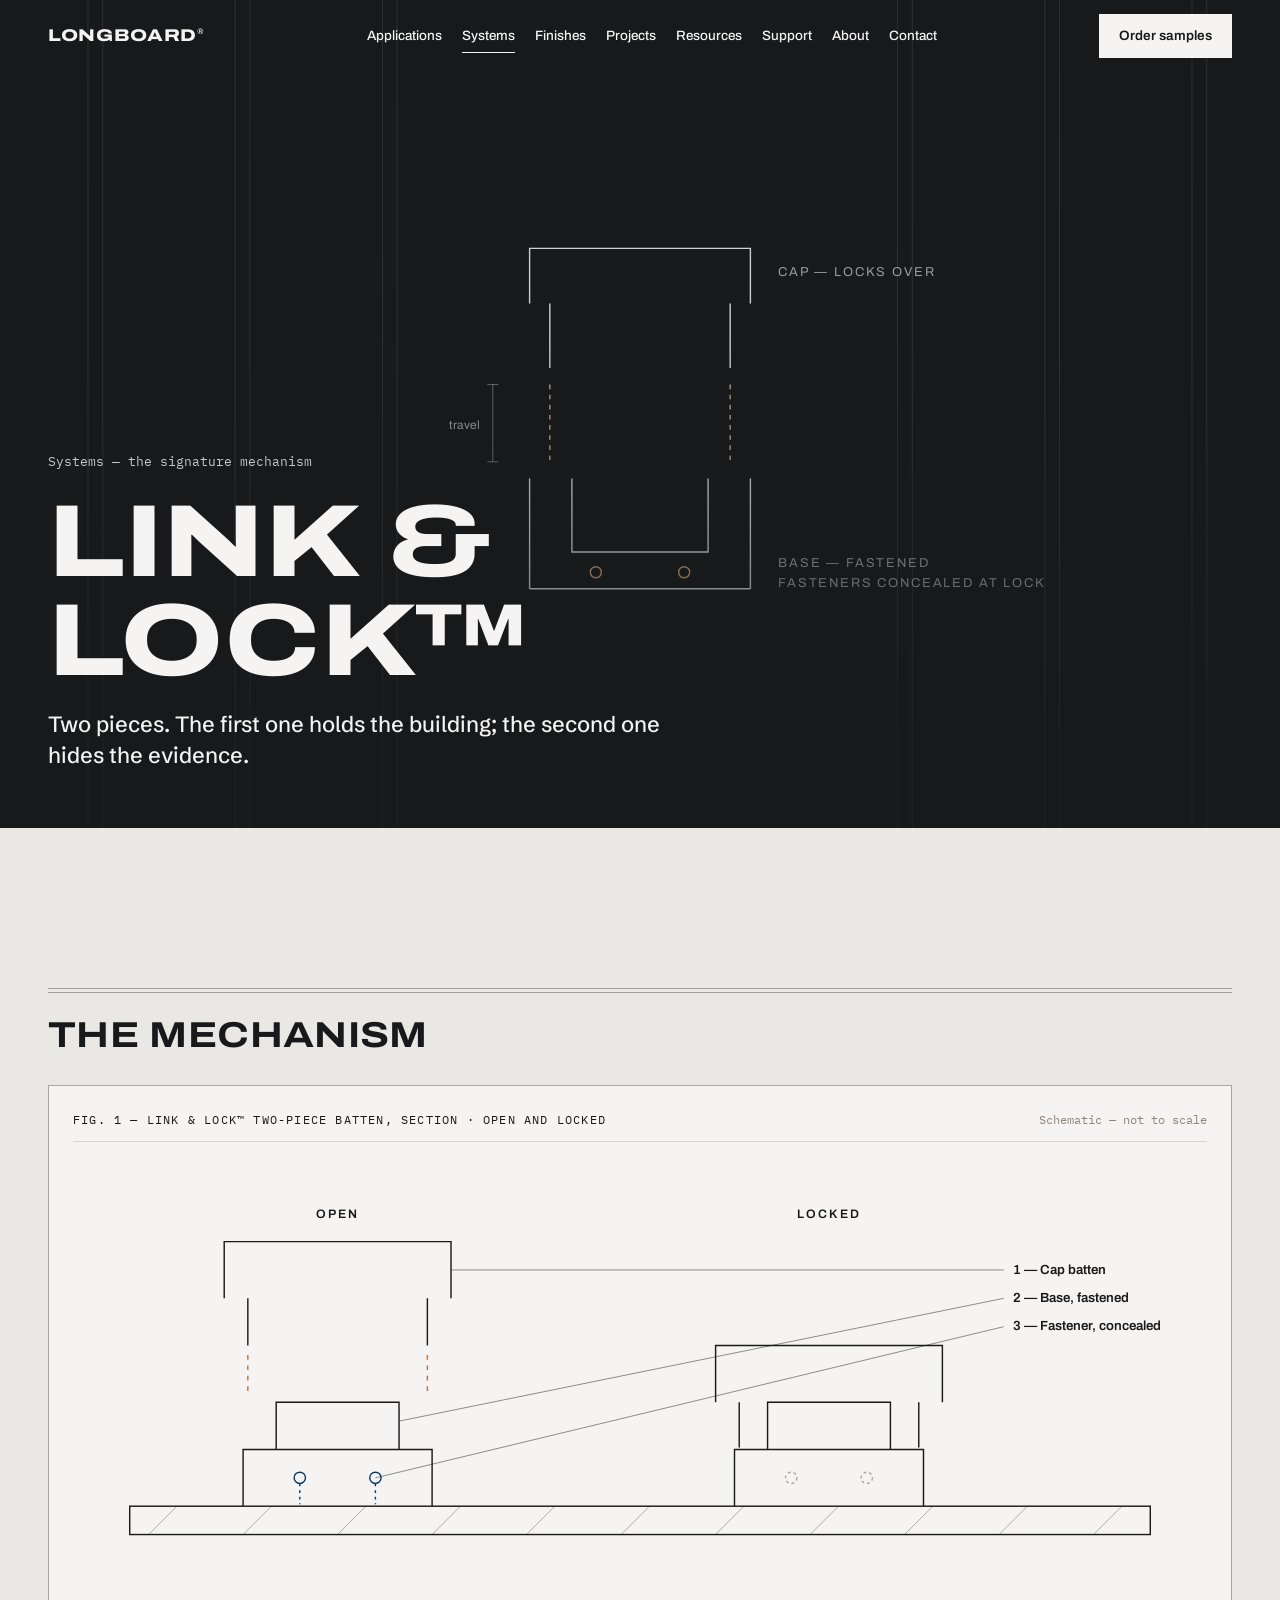
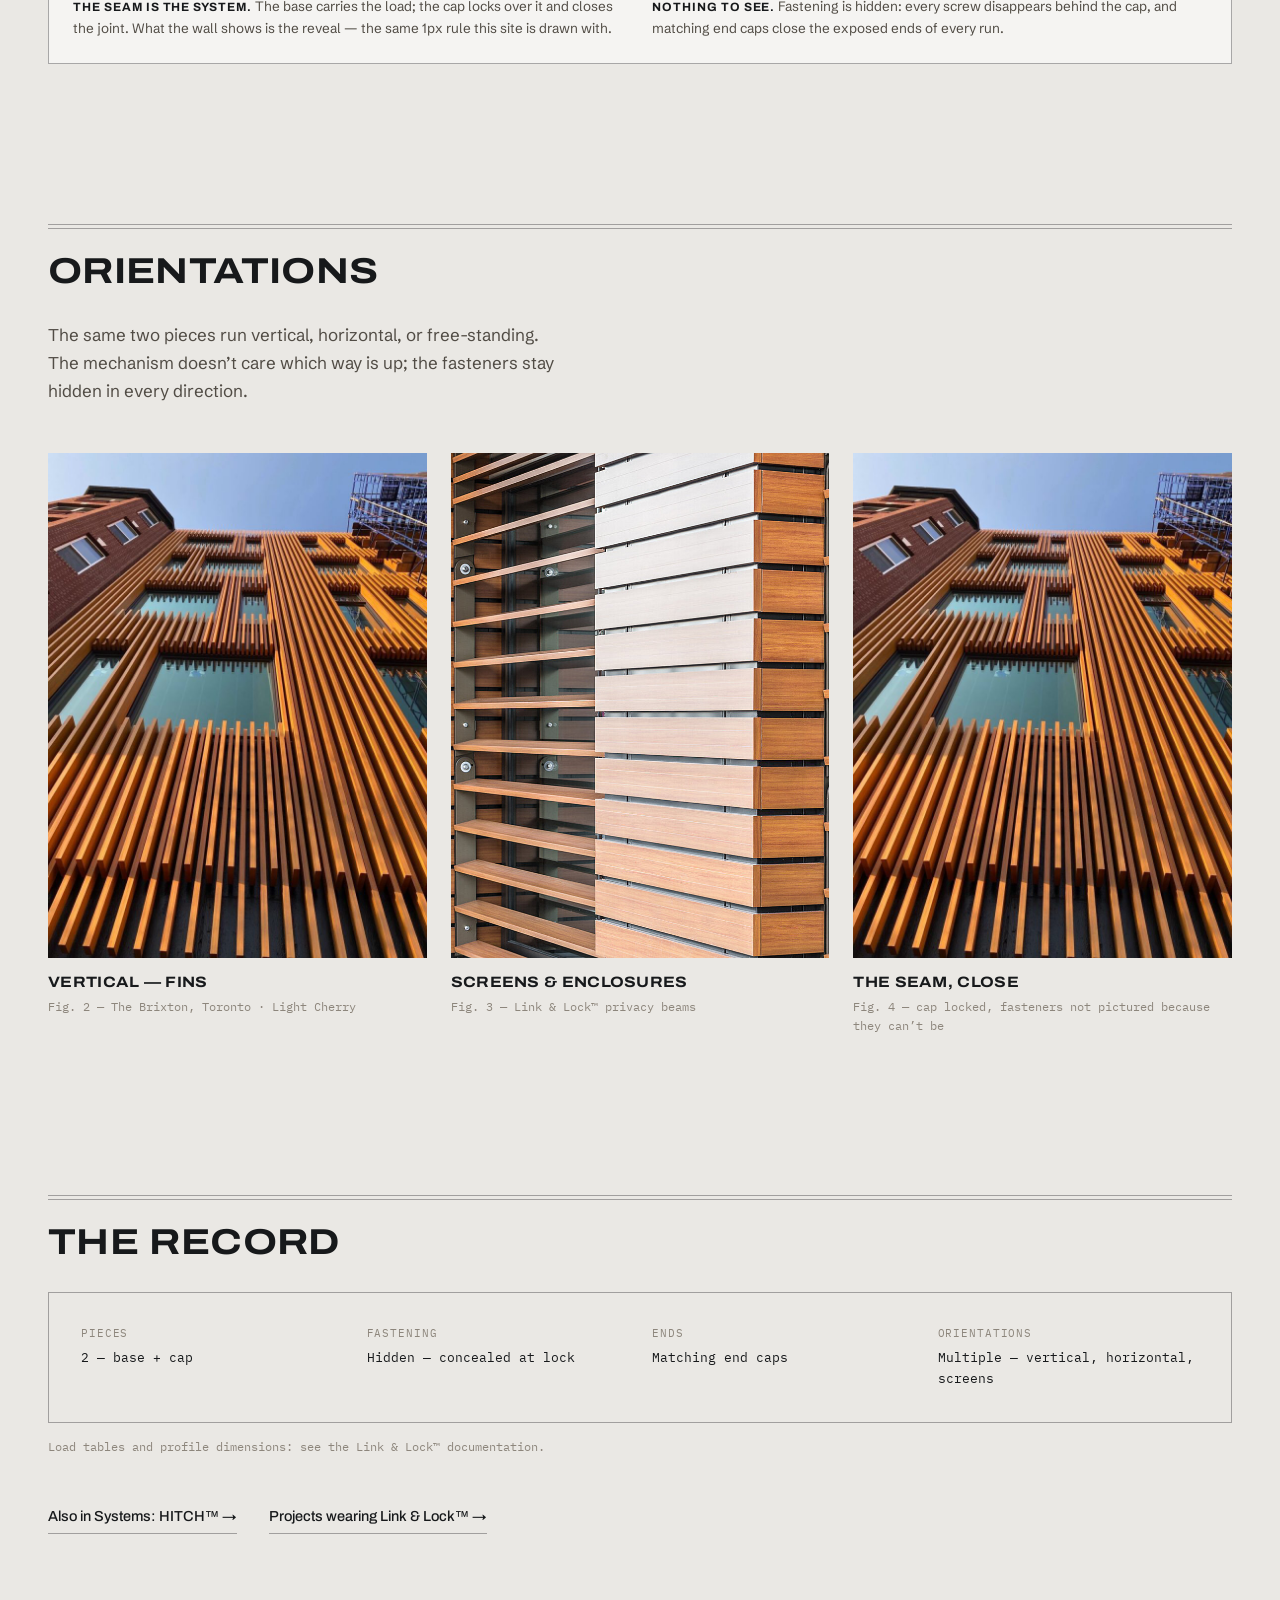
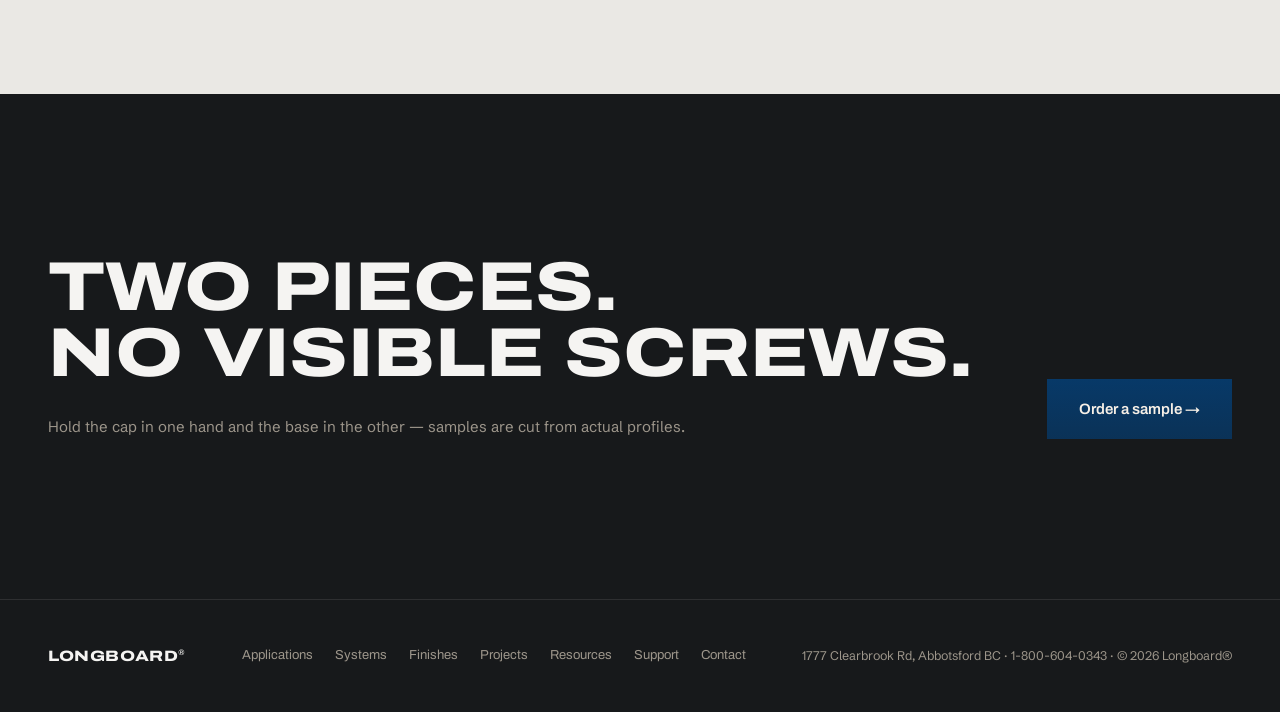
<file: linklock.html>
<!DOCTYPE html>
<html lang="en" class="no-js" data-finish="walnut">
<head>
<meta charset="utf-8">
<meta name="viewport" content="width=device-width, initial-scale=1">
<title>Link &amp; Lock™ — The Hidden-Fastener System | Longboard®</title>
<meta name="description" content="Link & Lock™: Longboard's signature two-piece batten system. The base carries the load; the cap locks over it and hides every fastener. Fins, battens, screens and beams, in any orientation.">
<link rel="preconnect" href="https://fonts.googleapis.com">
<link rel="preconnect" href="https://fonts.gstatic.com" crossorigin="anonymous">
<link href="https://fonts.googleapis.com/css2?family=Archivo:wdth,wght@62..125,100..900&family=IBM+Plex+Mono:wght@400&family=Schibsted+Grotesk:ital,wght@0,400;0,500;1,400&display=swap" rel="stylesheet">
<link rel="stylesheet" href="css/site.css">
<script src="js/site.js" defer></script>
<style>
  /* Link & Lock — LB-CD 2.0 exploration 05a. The mechanism is the layout:
     section titles are double 1px seams; the headline is two pieces that lock. */
  .plate { border: 1px solid var(--rule); padding: var(--half); background: var(--paper); }
  .plate-head { display: flex; justify-content: space-between; gap: var(--gutter); flex-wrap: wrap; border-bottom: 1px solid var(--rule-light); padding-bottom: 12px; margin-bottom: var(--half); }
  .plate-head .fig { font-family: "IBM Plex Mono", monospace; font-size: 12px; letter-spacing: 0.1em; text-transform: uppercase; }
  .plate-head .fig-note { font-family: "IBM Plex Mono", monospace; font-size: 12px; color: var(--ink-faint); }
  .plate svg { width: 100%; height: auto; display: block; }
  .seam-title { border-top: 1px solid var(--rule); padding-top: 3px; }
  .seam-title > div { border-top: 1px solid var(--rule); padding-top: 14px; margin-bottom: 20px; }
  @keyframes lbLineDown { from { transform: translateY(-112%); } to { transform: none; } }
  .lock-hero h1 .lh-piece { display: block; overflow: hidden; }
  .lock-hero h1 .lh-top > span { display: block; animation: lbLineDown 0.9s cubic-bezier(0.65,0,0.35,1) 0.5s both; }
  .lock-hero h1 .lh-bottom > span { display: block; animation: lbLine 0.9s cubic-bezier(0.65,0,0.35,1) 0.5s both; }
  .lock-hero h1 .lh-seam { display: block; position: relative; height: 1px; }
  .lock-hero h1 .lh-seam > span { position: absolute; left: 0; width: 5.2em; height: 1px; background: rgba(255,255,255,0.9); opacity: 0; animation: lbSeat 260ms linear 1335ms both; }
</style>
</head>
<body>
<a class="skip-link" href="#main">Skip to content</a>

<header class="site-header">
  <div class="container">
    <a class="wordmark" href="index.html">Longboard<sup>®</sup></a>
    <nav class="site-nav" aria-label="Primary">
      <a href="applications.html">Applications</a>
      <a href="hitch.html" aria-current="page">Systems</a>
      <a href="finishes.html">Finishes</a>
      <a href="projects.html">Projects</a>
      <a href="index.html#resources">Resources</a>
      <a href="design-assist.html">Support</a>
      <a href="facility.html">About</a>
      <a href="index.html#contact">Contact</a>
    </nav>
    <a class="header-cta" href="finishes.html#samples">Order samples</a>
    <button class="nav-toggle" aria-expanded="false" aria-controls="mobile-nav">Menu</button>
  </div>
</header>
<div class="mobile-nav" id="mobile-nav">
  <div class="mobile-nav-head">
    <span class="wordmark">Longboard<sup>®</sup></span>
    <button class="overlay-close">Close</button>
  </div>
  <nav aria-label="Mobile">
    <a href="applications.html">Applications</a>
    <a href="hitch.html">Systems</a>
    <a href="finishes.html">Finishes</a>
    <a href="projects.html">Projects</a>
    <a href="index.html#resources">Resources</a>
    <a href="design-assist.html">Support</a>
    <a href="index.html#contact">Contact</a>
    <a href="finishes.html#samples">Order samples</a>
  </nav>
</div>

<main id="main">

  <!-- HERO — the exploded batten, drawn. The headline is two pieces that lock. -->
  <section class="page-hero page-hero--tall lock-hero" aria-labelledby="ll-h" style="min-height: 92vh;">
    <svg class="hero-img" viewBox="0 0 1440 900" preserveAspectRatio="xMidYMid slice" aria-hidden="true" style="object-fit: cover;">
      <rect width="1440" height="900" fill="#17191B"/>
      <g stroke="rgba(245,244,242,0.12)" stroke-width="1">
        <line x1="120" y1="0" x2="120" y2="900"/><line x1="136" y1="0" x2="136" y2="900"/>
        <line x1="280" y1="0" x2="280" y2="900"/><line x1="296" y1="0" x2="296" y2="900"/>
        <line x1="440" y1="0" x2="440" y2="900"/><line x1="456" y1="0" x2="456" y2="900"/>
        <line x1="1000" y1="0" x2="1000" y2="900"/><line x1="1016" y1="0" x2="1016" y2="900"/>
        <line x1="1160" y1="0" x2="1160" y2="900"/><line x1="1176" y1="0" x2="1176" y2="900"/>
        <line x1="1320" y1="0" x2="1320" y2="900"/><line x1="1336" y1="0" x2="1336" y2="900"/>
      </g>
      <g stroke="rgba(245,244,242,0.85)" stroke-width="1.5" fill="none">
        <path d="M600 330 L600 270 L840 270 L840 330"/>
        <path d="M622 330 L622 400"/>
        <path d="M818 330 L818 400"/>
        <path d="M600 640 L600 520 M600 640 L840 640 M840 640 L840 520"/>
        <path d="M646 520 L646 600 L794 600 L794 520"/>
      </g>
      <g stroke="rgba(226,185,138,0.85)" stroke-width="1.5" fill="none">
        <line x1="622" y1="418" x2="622" y2="502" stroke-dasharray="5 6"/>
        <line x1="818" y1="418" x2="818" y2="502" stroke-dasharray="5 6"/>
        <circle cx="672" cy="622" r="6"/>
        <circle cx="768" cy="622" r="6"/>
      </g>
      <g fill="rgba(245,244,242,0.6)" font-size="14" letter-spacing="2" font-family="Archivo, sans-serif">
        <text x="870" y="300">CAP — LOCKS OVER</text>
        <text x="870" y="616">BASE — FASTENED</text>
        <text x="870" y="638">FASTENERS CONCEALED AT LOCK</text>
      </g>
      <g stroke="rgba(245,244,242,0.4)" stroke-width="1">
        <line x1="560" y1="418" x2="560" y2="502"/><line x1="554" y1="418" x2="566" y2="418"/><line x1="554" y1="502" x2="566" y2="502"/>
      </g>
      <text x="546" y="466" fill="rgba(245,244,242,0.6)" font-size="13" text-anchor="end" font-family="Archivo, sans-serif">travel</text>
    </svg>
    <div class="hero-scrim" aria-hidden="true" style="background: linear-gradient(180deg, rgba(23,25,27,0.1), rgba(23,25,27,0) 40%, rgba(23,25,27,0.62) 90%);"></div>
    <div class="container">
      <span class="hero-eyebrow">Systems — the signature mechanism</span>
      <h1 id="ll-h" class="display">
        <span class="lh-piece lh-top" style="padding-bottom: 0.02em;"><span>Link &amp;</span></span>
        <span class="lh-seam" aria-hidden="true"><span></span></span>
        <span class="lh-piece lh-bottom" style="padding-top: 0.02em;"><span>Lock™</span></span>
      </h1>
      <p class="hero-dek">Two pieces. The first one holds the building; the second one hides the evidence.</p>
    </div>
  </section>

  <!-- FIG. 1 — THE MECHANISM -->
  <section class="container section" aria-labelledby="mech-h">
    <div class="seam-title" data-reveal><div>
      <h2 id="mech-h" class="h-section">The mechanism</h2>
    </div></div>
    <div class="plate" data-reveal>
      <div class="plate-head">
        <span class="fig">Fig. 1 — Link &amp; Lock™ two-piece batten, section · open and locked</span>
        <span class="fig-note">Schematic — not to scale</span>
      </div>
      <svg viewBox="0 0 1200 430" role="img" aria-label="Section drawing of the Link and Lock two-piece batten: base extrusion fastened to the substrate with the cap above it, then the same assembly locked with fasteners concealed">
        <rect x="60" y="360" width="1080" height="30" fill="none" stroke="#17191B" stroke-width="1.5"/>
        <g stroke="rgba(23,25,27,0.35)" stroke-width="1">
          <line x1="80" y1="390" x2="110" y2="360"/><line x1="180" y1="390" x2="210" y2="360"/><line x1="280" y1="390" x2="310" y2="360"/><line x1="380" y1="390" x2="410" y2="360"/><line x1="480" y1="390" x2="510" y2="360"/><line x1="580" y1="390" x2="610" y2="360"/><line x1="680" y1="390" x2="710" y2="360"/><line x1="780" y1="390" x2="810" y2="360"/><line x1="880" y1="390" x2="910" y2="360"/><line x1="980" y1="390" x2="1010" y2="360"/><line x1="1080" y1="390" x2="1110" y2="360"/>
        </g>
        <g stroke="#17191B" stroke-width="1.5" fill="none">
          <path d="M180 360 L180 300 L380 300 L380 360"/>
          <path d="M215 300 L215 250 L345 250 L345 300"/>
        </g>
        <g stroke="var(--brand-navy-deep)" stroke-width="1.5" fill="none">
          <circle cx="240" cy="330" r="6"/><circle cx="320" cy="330" r="6"/>
          <line x1="240" y1="336" x2="240" y2="358" stroke-dasharray="3 4"/><line x1="320" y1="336" x2="320" y2="358" stroke-dasharray="3 4"/>
        </g>
        <g stroke="#17191B" stroke-width="1.5" fill="none">
          <path d="M160 140 L160 80 L400 80 L400 140 M185 140 L185 190 M375 140 L375 190"/>
        </g>
        <g stroke="rgba(176,100,56,0.9)" stroke-width="1.5">
          <line x1="185" y1="200" x2="185" y2="240" stroke-dasharray="5 6"/>
          <line x1="375" y1="200" x2="375" y2="240" stroke-dasharray="5 6"/>
        </g>
        <text x="280" y="55" fill="#17191B" font-size="13" text-anchor="middle" letter-spacing="2" font-family="Archivo, sans-serif" font-weight="600">OPEN</text>
        <g stroke="#17191B" stroke-width="1.5" fill="none">
          <path d="M700 360 L700 300 L900 300 L900 360"/>
          <path d="M735 300 L735 250 L865 250 L865 300"/>
          <path d="M680 250 L680 190 L920 190 L920 250 M705 250 L705 298 M895 250 L895 298"/>
        </g>
        <g stroke="rgba(23,25,27,0.35)" stroke-width="1.5" fill="none">
          <circle cx="760" cy="330" r="6" stroke-dasharray="3 3"/><circle cx="840" cy="330" r="6" stroke-dasharray="3 3"/>
        </g>
        <text x="800" y="55" fill="#17191B" font-size="13" text-anchor="middle" letter-spacing="2" font-family="Archivo, sans-serif" font-weight="600">LOCKED</text>
        <g stroke="rgba(23,25,27,0.5)" stroke-width="1">
          <line x1="400" y1="110" x2="985" y2="110"/>
          <line x1="345" y1="270" x2="985" y2="140"/>
          <line x1="320" y1="330" x2="985" y2="170"/>
        </g>
        <g fill="#17191B" font-size="14" font-weight="600" font-family="Archivo, sans-serif">
          <text x="995" y="114">1 — Cap batten</text>
          <text x="995" y="144">2 — Base, fastened</text>
          <text x="995" y="174">3 — Fastener, concealed</text>
        </g>
      </svg>
      <div class="grid-2" style="margin-top: var(--half); font-size: 13.5px; color: var(--ink-soft); gap: 10px var(--gutter);">
        <span><b style="font-family: Archivo, sans-serif; font-size: 12px; letter-spacing: 0.08em; color: var(--ink);">THE SEAM IS THE SYSTEM.</b> The base carries the load; the cap locks over it and closes the joint. What the wall shows is the reveal — the same 1px rule this site is drawn with.</span>
        <span><b style="font-family: Archivo, sans-serif; font-size: 12px; letter-spacing: 0.08em; color: var(--ink);">NOTHING TO SEE.</b> Fastening is hidden: every screw disappears behind the cap, and matching end caps close the exposed ends of every run.</span>
      </div>
    </div>
  </section>

  <!-- ORIENTATIONS -->
  <section class="container" style="padding-bottom: var(--section-y);" aria-labelledby="orient-h">
    <div class="seam-title" data-reveal><div>
      <h2 id="orient-h" class="h-section">Orientations</h2>
    </div></div>
    <p class="lede" data-reveal style="margin-bottom: 48px;">The same two pieces run vertical, horizontal, or free-standing. The mechanism doesn&rsquo;t care which way is up; the fasteners stay hidden in every direction.</p>
    <div class="grid-3">
      <figure data-reveal style="margin: 0;">
        <div style="aspect-ratio: 3 / 4; overflow: hidden;"><img data-zoom src="assets/fins.jpg" alt="Vertical Link and Lock fins on The Brixton facade in evening light" loading="lazy" style="width: 100%; height: 100%; object-fit: cover;"></div>
        <figcaption style="margin-top: 12px; display: grid; gap: 3px;"><span class="h-index" style="font-size: 15px;">Vertical — fins</span><span class="spec">Fig. 2 — The Brixton, Toronto · Light Cherry</span></figcaption>
      </figure>
      <figure data-reveal style="margin: 0;">
        <div style="aspect-ratio: 3 / 4; overflow: hidden;"><img data-zoom src="assets/privacy-beams.jpg" alt="Woodgrain aluminum privacy screen beams in warm light" loading="lazy" style="width: 100%; height: 100%; object-fit: cover;"></div>
        <figcaption style="margin-top: 12px; display: grid; gap: 3px;"><span class="h-index" style="font-size: 15px;">Screens &amp; enclosures</span><span class="spec">Fig. 3 — Link &amp; Lock™ privacy beams</span></figcaption>
      </figure>
      <figure data-reveal style="margin: 0;">
        <div style="aspect-ratio: 3 / 4; overflow: hidden;"><img data-zoom src="assets/link-lock-detail.jpg" alt="Close view of a Link and Lock batten seam in woodgrain aluminum" loading="lazy" style="width: 100%; height: 100%; object-fit: cover;"></div>
        <figcaption style="margin-top: 12px; display: grid; gap: 3px;"><span class="h-index" style="font-size: 15px;">The seam, close</span><span class="spec">Fig. 4 — cap locked, fasteners not pictured because they can&rsquo;t be</span></figcaption>
      </figure>
    </div>
  </section>

  <!-- RECORD -->
  <section class="container" style="padding-bottom: var(--section-y);" aria-labelledby="llrec-h">
    <div class="seam-title" data-reveal><div>
      <h2 id="llrec-h" class="h-section">The record</h2>
    </div></div>
    <div class="record-grid" data-reveal>
      <div><span class="rec-label">Pieces</span><span class="rec-value">2 — base + cap</span></div>
      <div><span class="rec-label">Fastening</span><span class="rec-value">Hidden — concealed at lock</span></div>
      <div><span class="rec-label">Ends</span><span class="rec-value">Matching end caps</span></div>
      <div><span class="rec-label">Orientations</span><span class="rec-value">Multiple — vertical, horizontal, screens</span></div>
    </div>
    <p class="gap-flag" data-reveal style="margin-top: 14px;">Load tables and profile dimensions: see the Link &amp; Lock™ documentation.</p>
    <div data-reveal style="margin-top: var(--board); display: flex; gap: 12px 32px; flex-wrap: wrap;">
      <a class="link-rule" href="hitch.html">Also in Systems: HITCH™ →</a>
      <a class="link-rule" href="projects.html">Projects wearing Link &amp; Lock™ →</a>
    </div>
  </section>

  <!-- CTA -->
  <section class="cta-band" aria-labelledby="llcta-h">
    <div class="container cta-inner">
      <div data-reveal>
        <h2 id="llcta-h">Two pieces.<br>No visible screws.</h2>
        <p>Hold the cap in one hand and the base in the other — samples are cut from actual profiles.</p>
      </div>
      <a class="btn btn-finish" data-reveal href="finishes.html#samples">Order a sample →</a>
    </div>
  </section>
</main>

<footer class="site-footer">
  <div class="container">
    <span class="wordmark" style="font-size: 15px; color: var(--paper);">Longboard<sup>®</sup></span>
    <nav aria-label="Footer">
      <a href="applications.html">Applications</a>
      <a href="hitch.html">Systems</a>
      <a href="finishes.html">Finishes</a>
      <a href="projects.html">Projects</a>
      <a href="index.html#resources">Resources</a>
      <a href="design-assist.html">Support</a>
      <a href="index.html#contact">Contact</a>
    </nav>
    <span class="foot-legal">1777 Clearbrook Rd, Abbotsford BC · 1-800-604-0343 · © 2026 Longboard®</span>
  </div>
</footer>
</body>
</html>
</file>
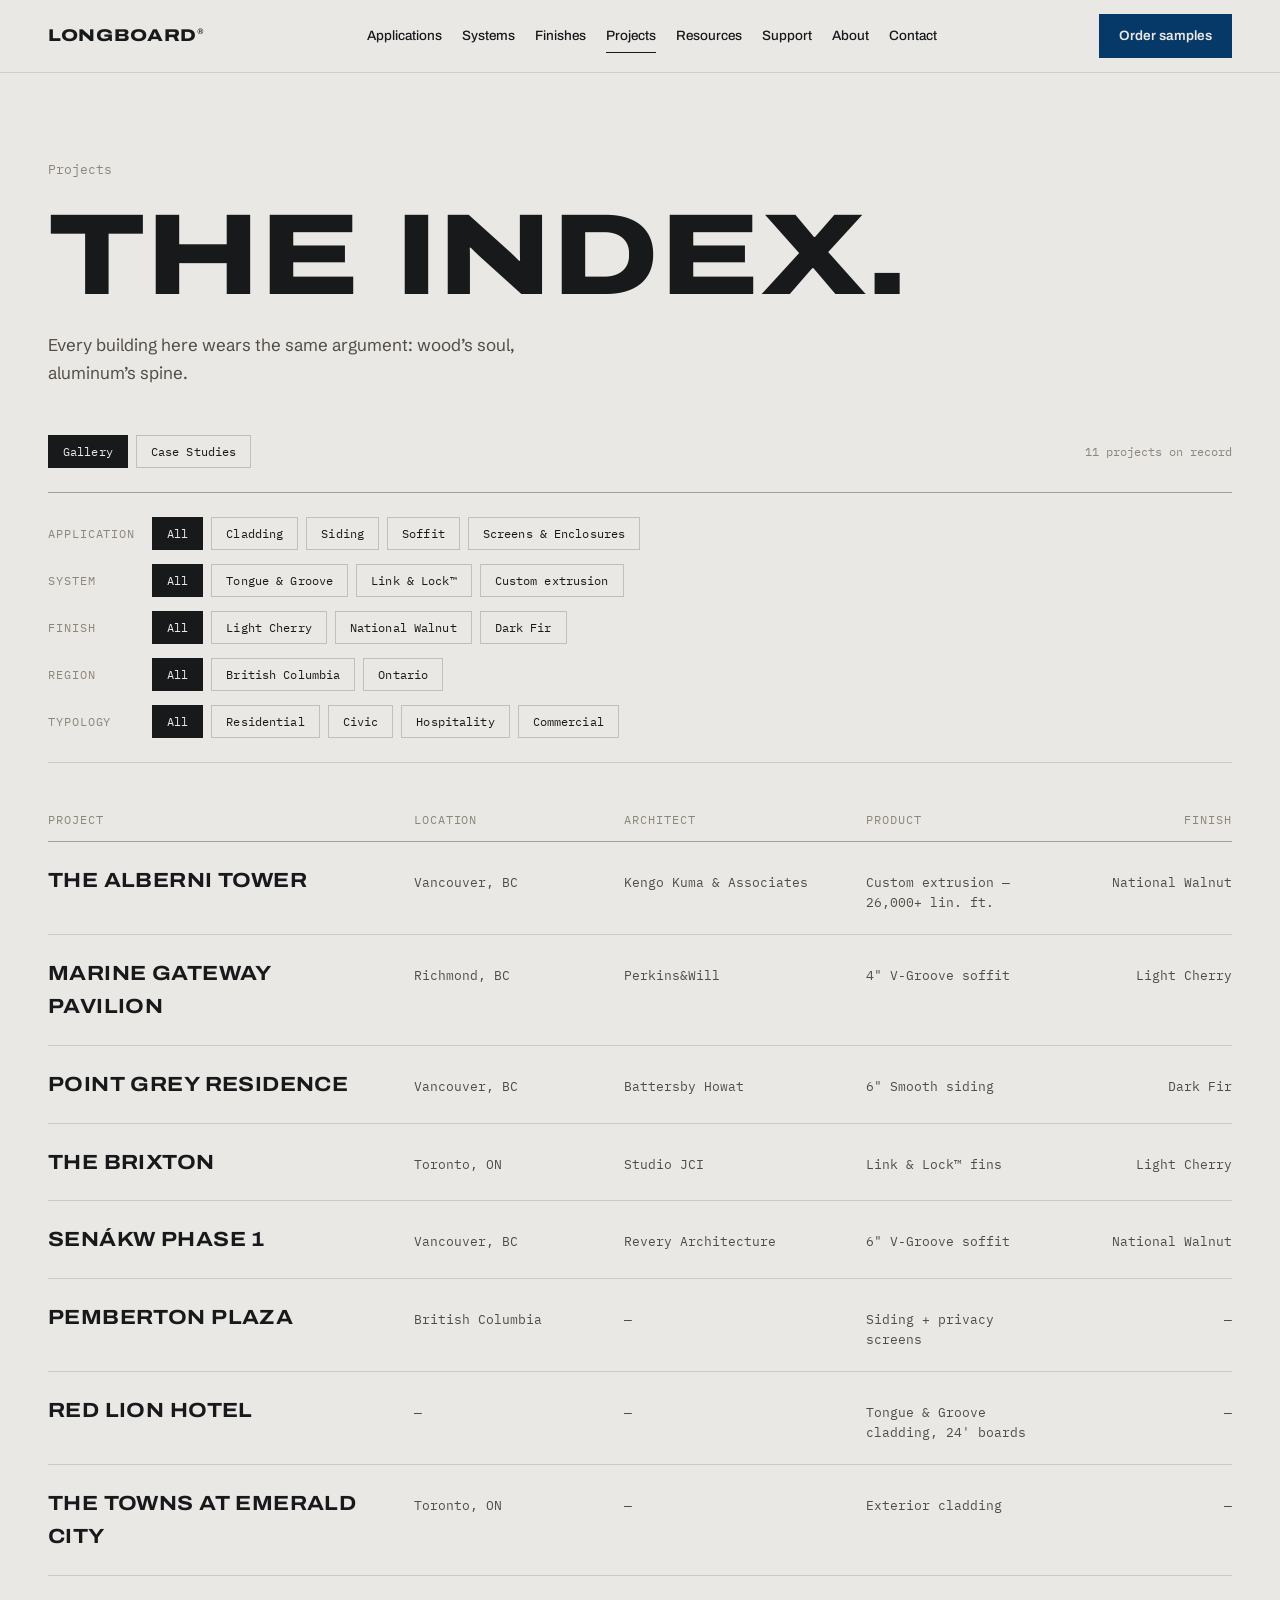
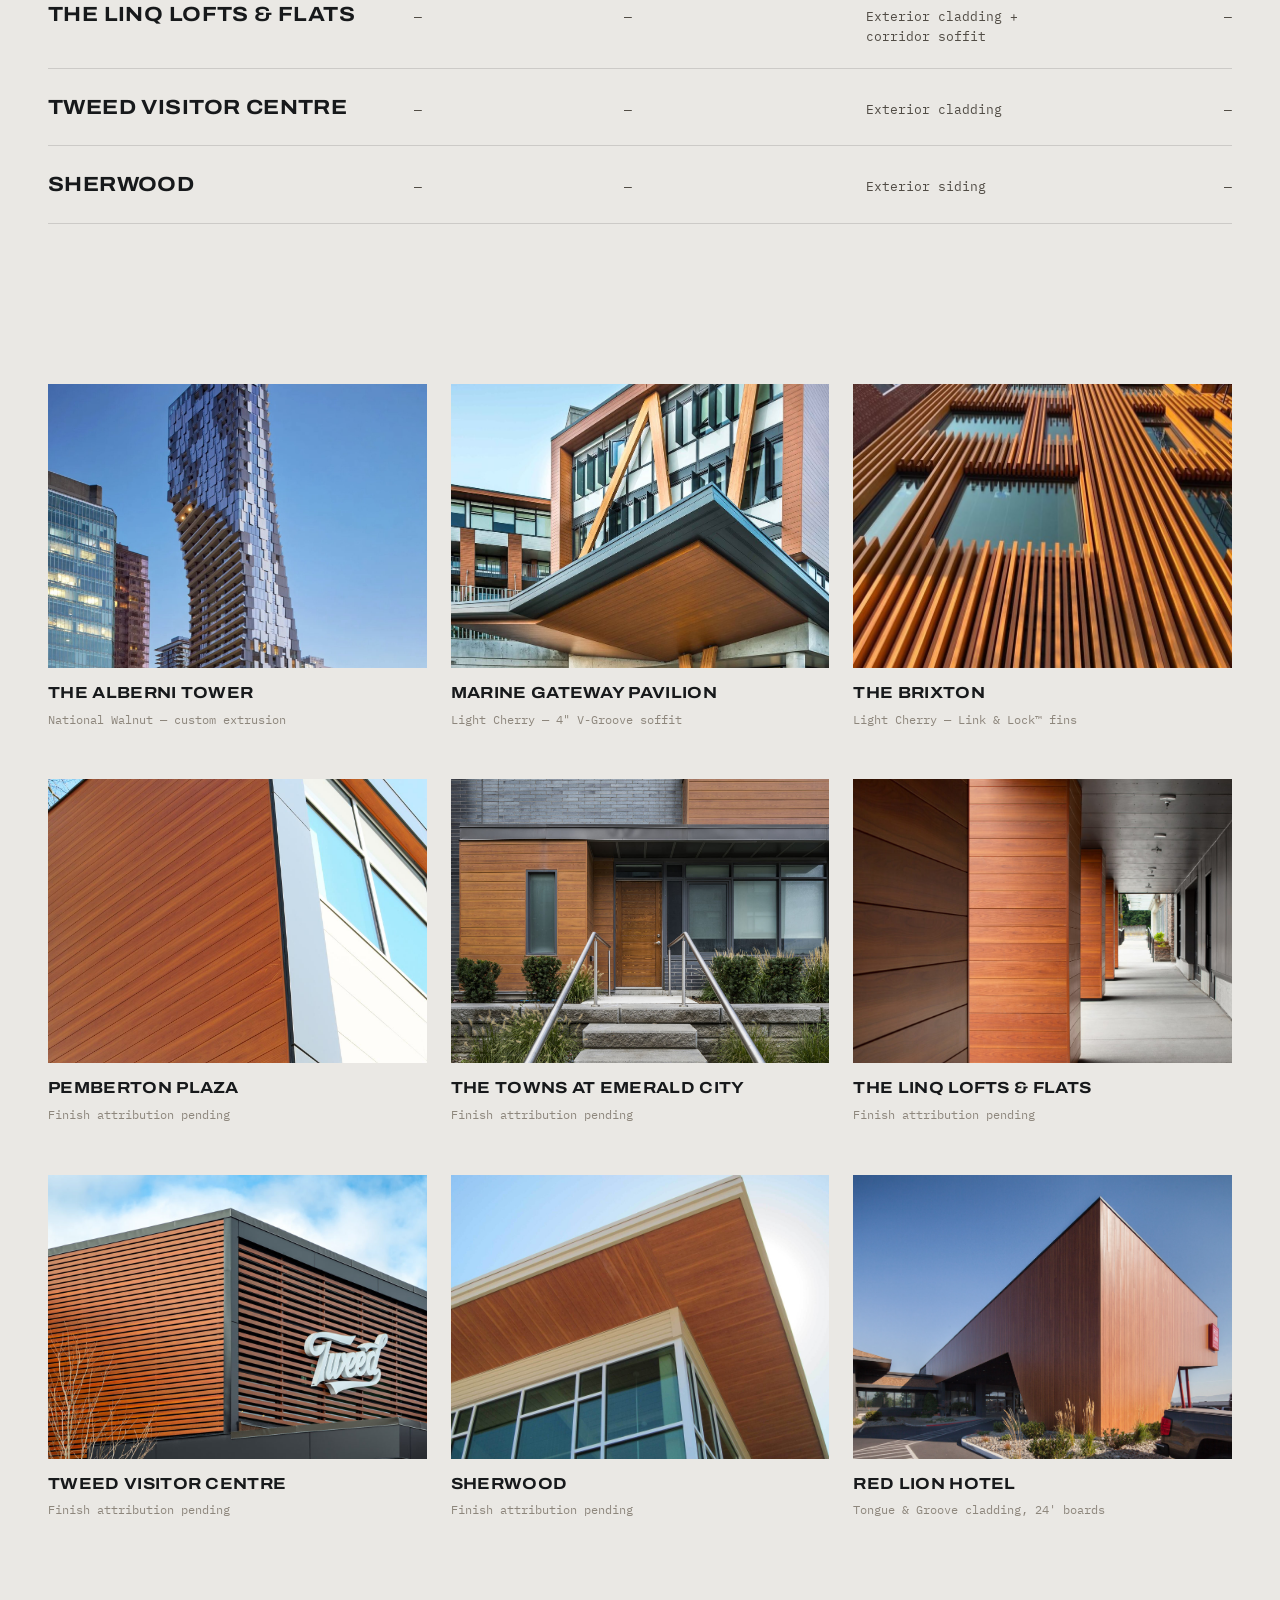
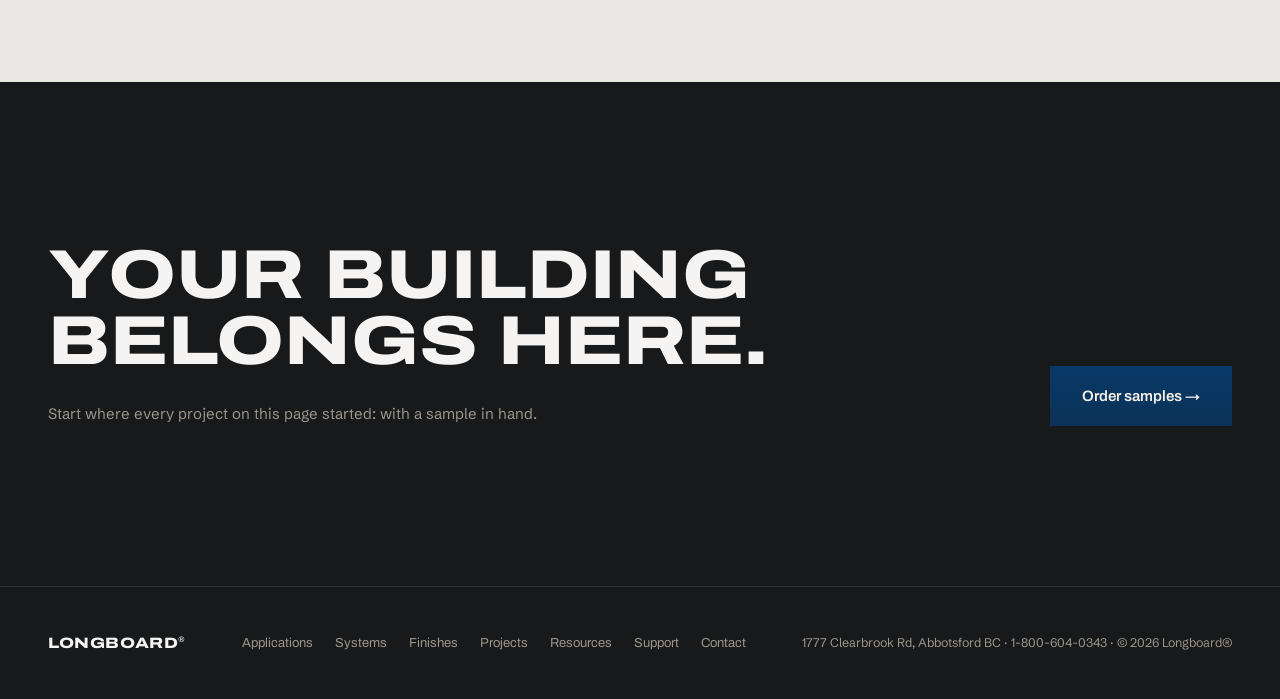
<file: projects.html>
<!DOCTYPE html>
<html lang="en" class="no-js" data-finish="walnut">
<head>
<meta charset="utf-8">
<meta name="viewport" content="width=device-width, initial-scale=1">
<title>Projects — The Index | Longboard®</title>
<meta name="description" content="The Longboard project index: buildings wearing extruded aluminum with sublimated woodgrain finishes, by project, location, architect, product and finish.">
<link rel="preconnect" href="https://fonts.googleapis.com">
<link rel="preconnect" href="https://fonts.gstatic.com" crossorigin="anonymous">
<link href="https://fonts.googleapis.com/css2?family=Archivo:wdth,wght@62..125,100..900&family=IBM+Plex+Mono:wght@400&family=Schibsted+Grotesk:ital,wght@0,400;0,500;1,400&display=swap" rel="stylesheet">
<link rel="stylesheet" href="css/site.css">
<script src="js/site.js" defer></script>
<style>
  .projects-hero { padding-top: 160px; }
  .projects-hero h1 { font-size: clamp(48px, 9vw, 150px); }
  .gallery-grid { display: grid; grid-template-columns: 1fr; gap: var(--board) var(--gutter); }
  @media (min-width: 720px)  { .gallery-grid { grid-template-columns: 1fr 1fr; } }
  @media (min-width: 1100px) { .gallery-grid { grid-template-columns: 1fr 1fr 1fr; } }
  .gallery-card { margin: 0; }
  .gallery-card .g-img { aspect-ratio: 4 / 3; overflow: hidden; }
  .gallery-card img { width: 100%; height: 100%; object-fit: cover; }
  .gallery-card figcaption { margin-top: 12px; }
  .toggle-row { display: flex; justify-content: space-between; align-items: center; gap: var(--gutter); flex-wrap: wrap; margin-bottom: var(--half); }
  .filterbar { border-top: 1px solid var(--rule); border-bottom: 1px solid var(--rule-light); padding: var(--half) 0; display: grid; gap: 14px; margin-bottom: var(--board); }
  .filter-row { display: flex; align-items: baseline; gap: 10px; flex-wrap: wrap; }
  .case-feature { border: 1px solid var(--rule); background: var(--paper); }
  .case-feature .cf-img { aspect-ratio: 21 / 9; overflow: hidden; }
  .case-feature img { width: 100%; height: 100%; object-fit: cover; }
  .case-feature .cf-body { padding: var(--half) var(--half) var(--board); }
  .titleblock { display: grid; grid-template-columns: repeat(2, 1fr); gap: 14px var(--gutter); border-top: 1px solid var(--rule); margin-top: var(--half); padding-top: var(--half); }
  @media (min-width: 900px) { .titleblock { grid-template-columns: repeat(4, 1fr); } }
  .titleblock .tb-label { display: block; font-family: "IBM Plex Mono", monospace; font-size: 11px; letter-spacing: 0.08em; text-transform: uppercase; color: var(--ink-faint); }
  .titleblock .tb-value { font-family: "IBM Plex Mono", monospace; font-size: 13px; color: var(--ink); }
</style>
</head>
<body>
<a class="skip-link" href="#main">Skip to content</a>

<header class="site-header" data-header-solid>
  <div class="container">
    <a class="wordmark" href="index.html">Longboard<sup>®</sup></a>
    <nav class="site-nav" aria-label="Primary">
      <a href="applications.html">Applications</a>
      <a href="hitch.html">Systems</a>
      <a href="finishes.html">Finishes</a>
      <a href="projects.html" aria-current="page">Projects</a>
      <a href="index.html#resources">Resources</a>
      <a href="design-assist.html">Support</a>
      <a href="facility.html">About</a>
      <a href="index.html#contact">Contact</a>
    </nav>
    <a class="header-cta" href="finishes.html#samples">Order samples</a>
    <button class="nav-toggle" aria-expanded="false" aria-controls="mobile-nav">Menu</button>
  </div>
</header>
<div class="mobile-nav" id="mobile-nav">
  <div class="mobile-nav-head">
    <span class="wordmark">Longboard<sup>®</sup></span>
    <button class="overlay-close">Close</button>
  </div>
  <nav aria-label="Mobile">
    <a href="applications.html">Applications</a>
    <a href="hitch.html">Systems</a>
    <a href="finishes.html">Finishes</a>
    <a href="projects.html">Projects</a>
    <a href="index.html#resources">Resources</a>
    <a href="design-assist.html">Support</a>
    <a href="index.html#contact">Contact</a>
    <a href="finishes.html#samples">Order samples</a>
  </nav>
</div>

<main id="main">

  <!-- HERO — typographic. The index is the hero. -->
  <section class="container projects-hero" aria-labelledby="proj-h">
    <span class="eyebrow" style="display: block; margin-bottom: 22px;">Projects</span>
    <h1 id="proj-h" class="display">The index.</h1>
    <p class="lede" style="margin-top: 22px;">Every building here wears the same argument: wood&rsquo;s soul, aluminum&rsquo;s spine.</p>
  </section>

  <!-- TOGGLE + FILTERS + FEED -->
  <section class="container section" style="padding-top: var(--board);" aria-label="Project feed">
    <div class="toggle-row" data-viewtoggle data-reveal>
      <div class="filter-group" role="group" aria-label="Content view">
        <button class="chip" data-view="gallery" aria-pressed="true">Gallery</button>
        <button class="chip" data-view="cases" aria-pressed="false">Case Studies</button>
      </div>
      <span class="spec"><span id="project-count">11</span> projects on record</span>
    </div>

    <div data-view-panel="gallery">
      <div class="filterbar" data-reveal data-filterbar="#project-index" data-count="#project-count">
        <div class="filter-row">
          <span class="filter-label" id="pf-app">Application</span>
          <div class="filter-group" role="group" aria-labelledby="pf-app">
            <button class="chip" data-facet="app" data-value="all" aria-pressed="true">All</button>
            <button class="chip" data-facet="app" data-value="cladding" aria-pressed="false">Cladding</button>
            <button class="chip" data-facet="app" data-value="siding" aria-pressed="false">Siding</button>
            <button class="chip" data-facet="app" data-value="soffit" aria-pressed="false">Soffit</button>
            <button class="chip" data-facet="app" data-value="screens" aria-pressed="false">Screens &amp; Enclosures</button>
          </div>
        </div>
        <div class="filter-row">
          <span class="filter-label" id="pf-sys">System</span>
          <div class="filter-group" role="group" aria-labelledby="pf-sys">
            <button class="chip" data-facet="system" data-value="all" aria-pressed="true">All</button>
            <button class="chip" data-facet="system" data-value="tg" aria-pressed="false">Tongue &amp; Groove</button>
            <button class="chip" data-facet="system" data-value="linklock" aria-pressed="false">Link &amp; Lock™</button>
            <button class="chip" data-facet="system" data-value="custom" aria-pressed="false">Custom extrusion</button>
          </div>
        </div>
        <div class="filter-row">
          <span class="filter-label" id="pf-fin">Finish</span>
          <div class="filter-group" role="group" aria-labelledby="pf-fin">
            <button class="chip" data-facet="finish" data-value="all" aria-pressed="true">All</button>
            <button class="chip" data-facet="finish" data-value="cherry" aria-pressed="false">Light Cherry</button>
            <button class="chip" data-facet="finish" data-value="walnut" aria-pressed="false">National Walnut</button>
            <button class="chip" data-facet="finish" data-value="fir" aria-pressed="false">Dark Fir</button>
          </div>
        </div>
        <div class="filter-row">
          <span class="filter-label" id="pf-region">Region</span>
          <div class="filter-group" role="group" aria-labelledby="pf-region">
            <button class="chip" data-facet="region" data-value="all" aria-pressed="true">All</button>
            <button class="chip" data-facet="region" data-value="bc" aria-pressed="false">British Columbia</button>
            <button class="chip" data-facet="region" data-value="on" aria-pressed="false">Ontario</button>
          </div>
        </div>
        <div class="filter-row">
          <span class="filter-label" id="pf-typ">Typology</span>
          <div class="filter-group" role="group" aria-labelledby="pf-typ">
            <button class="chip" data-facet="typology" data-value="all" aria-pressed="true">All</button>
            <button class="chip" data-facet="typology" data-value="residential" aria-pressed="false">Residential</button>
            <button class="chip" data-facet="typology" data-value="civic" aria-pressed="false">Civic</button>
            <button class="chip" data-facet="typology" data-value="hospitality" aria-pressed="false">Hospitality</button>
            <button class="chip" data-facet="typology" data-value="commercial" aria-pressed="false">Commercial</button>
          </div>
        </div>
      </div>

      <div id="project-index" data-index style="position: relative;">
        <div class="index-head" aria-hidden="true">
          <span>Project</span><span>Location</span><span>Architect</span><span>Product</span><span class="cell-end">Finish</span>
        </div>

        <a class="index-row" data-reveal data-filter-item href="case-alberni.html" data-img="assets/alberni-dusk.jpg"
           data-app="screens cladding" data-system="custom" data-finish="walnut" data-region="bc" data-typology="residential">
          <span class="h-index">The Alberni Tower</span>
          <span class="cell" data-label="Location">Vancouver, BC</span>
          <span class="cell" data-label="Architect">Kengo Kuma &amp; Associates</span>
          <span class="cell" data-label="Product">Custom extrusion — 26,000+ lin. ft.</span>
          <span class="cell cell-end" data-label="Finish">National Walnut</span>
        </a>
        <a class="index-row" data-reveal data-filter-item href="#gallery-grid" data-img="assets/canopy.jpg"
           data-app="soffit" data-system="tg" data-finish="cherry" data-region="bc" data-typology="civic">
          <span class="h-index">Marine Gateway Pavilion</span>
          <span class="cell" data-label="Location">Richmond, BC</span>
          <span class="cell" data-label="Architect">Perkins&amp;Will</span>
          <span class="cell" data-label="Product">4" V-Groove soffit</span>
          <span class="cell cell-end" data-label="Finish">Light Cherry</span>
        </a>
        <a class="index-row" data-reveal data-filter-item href="#gallery-grid" data-img="assets/wall-window.jpg"
           data-app="siding" data-system="tg" data-finish="fir" data-region="bc" data-typology="residential">
          <span class="h-index">Point Grey Residence</span>
          <span class="cell" data-label="Location">Vancouver, BC</span>
          <span class="cell" data-label="Architect">Battersby Howat</span>
          <span class="cell" data-label="Product">6" Smooth siding</span>
          <span class="cell cell-end" data-label="Finish">Dark Fir</span>
        </a>
        <a class="index-row" data-reveal data-filter-item href="#gallery-grid" data-img="assets/fins.jpg"
           data-app="screens" data-system="linklock" data-finish="cherry" data-region="on" data-typology="residential">
          <span class="h-index">The Brixton</span>
          <span class="cell" data-label="Location">Toronto, ON</span>
          <span class="cell" data-label="Architect">Studio JCI</span>
          <span class="cell" data-label="Product">Link &amp; Lock™ fins</span>
          <span class="cell cell-end" data-label="Finish">Light Cherry</span>
        </a>
        <a class="index-row" data-reveal data-filter-item href="#gallery-grid" data-img="assets/baffles.png"
           data-app="soffit" data-system="tg" data-finish="walnut" data-region="bc" data-typology="residential">
          <span class="h-index">Senákw Phase 1</span>
          <span class="cell" data-label="Location">Vancouver, BC</span>
          <span class="cell" data-label="Architect">Revery Architecture</span>
          <span class="cell" data-label="Product">6" V-Groove soffit</span>
          <span class="cell cell-end" data-label="Finish">National Walnut</span>
        </a>
        <a class="index-row" data-reveal data-filter-item href="#gallery-grid" data-img="assets/pemberton-dusk.jpg"
           data-app="siding screens" data-region="bc" data-typology="commercial">
          <span class="h-index">Pemberton Plaza</span>
          <span class="cell" data-label="Location">British Columbia</span>
          <span class="cell" data-label="Architect">—</span>
          <span class="cell" data-label="Product">Siding + privacy screens</span>
          <span class="cell cell-end" data-label="Finish">—</span>
        </a>
        <a class="index-row" data-reveal data-filter-item href="#gallery-grid" data-img="assets/hero-volume.jpg"
           data-app="cladding" data-system="tg" data-typology="hospitality">
          <span class="h-index">Red Lion Hotel</span>
          <span class="cell" data-label="Location">—</span>
          <span class="cell" data-label="Architect">—</span>
          <span class="cell" data-label="Product">Tongue &amp; Groove cladding, 24' boards</span>
          <span class="cell cell-end" data-label="Finish">—</span>
        </a>
        <a class="index-row" data-reveal data-filter-item href="#gallery-grid" data-img="assets/emerald-city.jpg"
           data-app="cladding" data-region="on" data-typology="residential">
          <span class="h-index">The Towns at Emerald City</span>
          <span class="cell" data-label="Location">Toronto, ON</span>
          <span class="cell" data-label="Architect">—</span>
          <span class="cell" data-label="Product">Exterior cladding</span>
          <span class="cell cell-end" data-label="Finish">—</span>
        </a>
        <a class="index-row" data-reveal data-filter-item href="#gallery-grid" data-img="assets/linq-exterior.jpg"
           data-app="cladding" data-typology="residential">
          <span class="h-index">The Linq Lofts &amp; Flats</span>
          <span class="cell" data-label="Location">—</span>
          <span class="cell" data-label="Architect">—</span>
          <span class="cell" data-label="Product">Exterior cladding + corridor soffit</span>
          <span class="cell cell-end" data-label="Finish">—</span>
        </a>
        <a class="index-row" data-reveal data-filter-item href="#gallery-grid" data-img="assets/tweed.jpg"
           data-app="cladding" data-typology="civic">
          <span class="h-index">Tweed Visitor Centre</span>
          <span class="cell" data-label="Location">—</span>
          <span class="cell" data-label="Architect">—</span>
          <span class="cell" data-label="Product">Exterior cladding</span>
          <span class="cell cell-end" data-label="Finish">—</span>
        </a>
        <a class="index-row" data-reveal data-filter-item href="#gallery-grid" data-img="assets/sherwood.jpg"
           data-app="siding" data-typology="residential">
          <span class="h-index">Sherwood</span>
          <span class="cell" data-label="Location">—</span>
          <span class="cell" data-label="Architect">—</span>
          <span class="cell" data-label="Product">Exterior siding</span>
          <span class="cell cell-end" data-label="Finish">—</span>
        </a>

        <img class="index-preview" src="assets/alberni-dusk.jpg" alt="" aria-hidden="true">
      </div>

      <!-- GALLERY GRID — the same record, photo-forward. The finish is the protagonist. -->
      <div id="gallery-grid" class="gallery-grid" style="margin-top: var(--section-y);">
        <figure class="gallery-card" data-reveal>
          <div class="g-img"><img data-zoom src="assets/alberni-dusk.jpg" alt="The Alberni Tower at dusk, twisting above Alberni Street" loading="lazy" style="object-position: 50% 30%;"></div>
          <figcaption><span class="h-index" style="font-size: 16px;">The Alberni Tower</span><br><span class="spec">National Walnut — custom extrusion</span></figcaption>
        </figure>
        <figure class="gallery-card" data-reveal>
          <div class="g-img"><img data-zoom src="assets/canopy.jpg" alt="Marine Gateway Pavilion's woodgrain soffit canopy on V-columns at dusk" loading="lazy"></div>
          <figcaption><span class="h-index" style="font-size: 16px;">Marine Gateway Pavilion</span><br><span class="spec">Light Cherry — 4" V-Groove soffit</span></figcaption>
        </figure>
        <figure class="gallery-card" data-reveal>
          <div class="g-img"><img data-zoom src="assets/fins.jpg" alt="Vertical woodgrain fins on The Brixton facade in evening light" loading="lazy"></div>
          <figcaption><span class="h-index" style="font-size: 16px;">The Brixton</span><br><span class="spec">Light Cherry — Link &amp; Lock™ fins</span></figcaption>
        </figure>
        <figure class="gallery-card" data-reveal>
          <div class="g-img"><img data-zoom src="assets/pemberton-dusk.jpg" alt="Pemberton Plaza siding and privacy screens glowing at dusk" loading="lazy"></div>
          <figcaption><span class="h-index" style="font-size: 16px;">Pemberton Plaza</span><br><span class="spec">Finish attribution pending</span></figcaption>
        </figure>
        <figure class="gallery-card" data-reveal>
          <div class="g-img"><img data-zoom src="assets/emerald-city.jpg" alt="The Towns at Emerald City with woodgrain aluminum cladding accents" loading="lazy"></div>
          <figcaption><span class="h-index" style="font-size: 16px;">The Towns at Emerald City</span><br><span class="spec">Finish attribution pending</span></figcaption>
        </figure>
        <figure class="gallery-card" data-reveal>
          <div class="g-img"><img data-zoom src="assets/linq-exterior.jpg" alt="The Linq Lofts and Flats exterior with woodgrain aluminum cladding" loading="lazy"></div>
          <figcaption><span class="h-index" style="font-size: 16px;">The Linq Lofts &amp; Flats</span><br><span class="spec">Finish attribution pending</span></figcaption>
        </figure>
        <figure class="gallery-card" data-reveal>
          <div class="g-img"><img data-zoom src="assets/tweed.jpg" alt="Tweed Visitor Centre exterior clad in woodgrain aluminum" loading="lazy"></div>
          <figcaption><span class="h-index" style="font-size: 16px;">Tweed Visitor Centre</span><br><span class="spec">Finish attribution pending</span></figcaption>
        </figure>
        <figure class="gallery-card" data-reveal>
          <div class="g-img"><img data-zoom src="assets/sherwood.jpg" alt="Sherwood residence with woodgrain aluminum siding" loading="lazy"></div>
          <figcaption><span class="h-index" style="font-size: 16px;">Sherwood</span><br><span class="spec">Finish attribution pending</span></figcaption>
        </figure>
        <figure class="gallery-card" data-reveal>
          <div class="g-img"><img data-zoom src="assets/hero-volume.jpg" alt="Red Lion Hotel wrapped in tongue and groove woodgrain cladding" loading="lazy"></div>
          <figcaption><span class="h-index" style="font-size: 16px;">Red Lion Hotel</span><br><span class="spec">Tongue &amp; Groove cladding, 24' boards</span></figcaption>
        </figure>
      </div>
    </div>

    <!-- CASE STUDIES VIEW -->
    <div data-view-panel="cases" hidden>
      <article id="case-alberni" class="case-feature" data-reveal>
        <div class="cf-img"><img src="assets/alberni-detail.jpg" alt="The underside of Alberni Tower's balconies in custom woodgrain aluminum" loading="lazy" style="object-position: 50% 45%;"></div>
        <div class="cf-body">
          <span class="spec" style="display: block; margin-bottom: 14px;">Case study — flagship</span>
          <h2 class="h-section" style="font-size: clamp(26px, 3.4vw, 44px);">The Alberni Tower</h2>
          <p class="lede" style="margin-top: 18px;">Kengo Kuma&rsquo;s first Canadian tower asked for wood where wood couldn&rsquo;t go: curved, high, and exposed for decades. The answer was 26,000+ linear feet of custom Longboard extrusion in National Walnut — designed, extruded, and finished in Abbotsford, then installed as a facade that will not silver, split, or burn.</p>
          <div class="titleblock">
            <div><span class="tb-label">Location</span><span class="tb-value">Vancouver, BC</span></div>
            <div><span class="tb-label">Architect</span><span class="tb-value">Kengo Kuma &amp; Associates</span></div>
            <div><span class="tb-label">Product</span><span class="tb-value">Custom extrusion — 26,000+ lin. ft.</span></div>
            <div><span class="tb-label">Finish</span><span class="tb-value">National Walnut</span></div>
          </div>
          <div style="margin-top: var(--board); display: flex; gap: 12px 32px; flex-wrap: wrap; align-items: center;">
            <a class="btn btn-ink" href="case-alberni.html">Read the full case study →</a>
            <a class="link-rule" href="design-assist.html">Bring us your non-standard vision →</a>
          </div>
        </div>
      </article>
      <p class="gap-flag" data-reveal style="margin-top: var(--board); max-width: 72ch;">More case studies are in production.</p>
    </div>
  </section>

  <!-- CTA -->
  <section class="cta-band" aria-labelledby="pcta-h">
    <div class="container cta-inner">
      <div data-reveal>
        <h2 id="pcta-h">Your building<br>belongs here.</h2>
        <p>Start where every project on this page started: with a sample in hand.</p>
      </div>
      <a class="btn btn-finish" data-reveal href="finishes.html#samples">Order samples →</a>
    </div>
  </section>
</main>

<footer class="site-footer">
  <div class="container">
    <span class="wordmark" style="font-size: 15px; color: var(--paper);">Longboard<sup>®</sup></span>
    <nav aria-label="Footer">
      <a href="applications.html">Applications</a>
      <a href="hitch.html">Systems</a>
      <a href="finishes.html">Finishes</a>
      <a href="projects.html">Projects</a>
      <a href="index.html#resources">Resources</a>
      <a href="design-assist.html">Support</a>
      <a href="index.html#contact">Contact</a>
    </nav>
    <span class="foot-legal">1777 Clearbrook Rd, Abbotsford BC · 1-800-604-0343 · © 2026 Longboard®</span>
  </div>
</footer>
</body>
</html>
</file>
<file: css/site.css>
/* ============================================================
   LONGBOARD — shared stylesheet · LB-FB 1.0 production build
   Token language: LB-DS 1.0 via Homepage v5 (reference impl.)
   Rules: seams not shadows · border-radius 0 · 48px board module
   Two families: Archivo (display) + Schibsted Grotesk (text)
   Accent (2026-07-21 revision): --brand-navy is the sitewide UI
   accent (buttons, links, selection, focus, tabs, chips). --finish
   / --finish-deep, driven by [data-finish], is reserved for surfaces
   that show real material color (finish cards, grain swatches, the
   finish switcher) — those keep reacting to the live selection;
   generic chrome no longer does. Two accents, two jobs.
   ============================================================ */

:root {
  --primer: #EAE8E4;
  --ink: #17191B;
  --ink-soft: #514c45;
  --ink-faint: #8d867c;
  --paper: #F5F4F2;
  --paper-soft: rgba(245, 244, 242, 0.8);
  --paper-faint: #9d968b;
  --rule: rgba(23, 25, 27, 0.35);
  --rule-light: rgba(23, 25, 27, 0.14);
  --rule-paper: rgba(245, 244, 242, 0.15);
  --finish: #8a5b36;
  --finish-deep: #684226;
  --finish-glow: #b07e4e;
  /* brand navy — approved brand book (2026.07.21), sampled from source files.
     Promoted 2026-07-21 to the sitewide UI accent (buttons, links, selection,
     focus, tabs, chips, the logo mark) — replacing --finish in that role.
     --finish stays live only where it's showing real material: finish cards,
     grain swatches, the finish switcher. Contrast checked: 6.9:1 on --primer
     (passes AA/AAA-large); fails on --ink at 2.08:1, so it never sits navy-
     on-dark alone — --brand-navy-glow (below) or white stands in there. */
  --brand-navy: #0A4D91;
  --brand-navy-deep: #073968;
  --brand-navy-glow: #4B8FD6;
  /* board module */
  --board: 48px;
  --half: 24px;
  --quarter: 12px;
  --gutter: 24px;
  --pad-x: 20px;
  --section-y: 96px;
}
@media (min-width: 720px)  { :root { --pad-x: 32px; --section-y: 120px; } }
@media (min-width: 1024px) { :root { --pad-x: 48px; --section-y: 160px; } }

[data-finish="cherry"] { --finish: #b06438; --finish-deep: #8a4a24; --finish-glow: #d98e55; }
[data-finish="walnut"] { --finish: #8a5b36; --finish-deep: #684226; --finish-glow: #b07e4e; }
[data-finish="fir"]    { --finish: #5d4630; --finish-deep: #41311f; --finish-glow: #83643f; }
[data-finish="slate"]  { --finish: #5b6670; --finish-deep: #414a53; --finish-glow: #8b979f; }

/* ---------- base ---------- */
* { box-sizing: border-box; }
html { scroll-behavior: smooth; }
body {
  margin: 0; min-width: 320px;
  background: var(--primer); color: var(--ink);
  font-family: "Schibsted Grotesk", sans-serif;
  font-size: 16px; line-height: 1.6;
  -webkit-font-smoothing: antialiased;
}
::selection { background: var(--brand-navy); color: #f6efe6; }
a { color: inherit; }
a:hover { color: var(--brand-navy-deep); }
/* the accent never colors text on dark surfaces — contrast holds; underline/motion signal instead */
.band-dark a:hover, .cta-band a:hover, .page-hero a:hover, .mobile-nav a:hover { color: var(--paper); }
.site-header a:hover { color: inherit; opacity: 0.75; }
img { display: block; }

/* a11y: visible focus everywhere, drawn as a seam, not a glow */
:focus { outline: none; }
:focus-visible { outline: 2px solid var(--brand-navy); outline-offset: 3px; }
.on-dark :focus-visible, .band-dark :focus-visible { outline-color: var(--brand-navy-glow); }
.skip-link {
  position: absolute; left: -9999px; top: 0; z-index: 100;
  background: var(--ink); color: var(--paper);
  font-family: Archivo, sans-serif; font-size: 14px; padding: 12px 20px; text-decoration: none;
}
.skip-link:focus { left: 0; color: var(--paper); }

/* ---------- type roles ---------- */
.display {
  font-family: Archivo, sans-serif;
  font-variation-settings: "wdth" 125;
  font-weight: 800; text-transform: uppercase;
  line-height: 0.92; letter-spacing: 0.002em; margin: 0;
}
.h-section {
  font-family: Archivo, sans-serif;
  font-variation-settings: "wdth" 118;
  font-weight: 700; text-transform: uppercase;
  font-size: clamp(24px, 3vw, 36px); letter-spacing: 0.01em; margin: 0;
}
.h-index {
  font-family: Archivo, sans-serif;
  font-variation-settings: "wdth" 114;
  font-weight: 700; text-transform: uppercase;
  font-size: clamp(17px, 1.6vw, 22px); letter-spacing: 0.02em;
}
/* the mono layer — LB-CD 2.0 exploration 01, adopted with conditions:
   IBM Plex Mono 400 (GT America Mono stand-in), DATA ONLY — index cells,
   specs, eyebrows, captions, chips, column heads, calculator outputs.
   Never headlines, never body, never buttons-as-CTAs. One weight, 13px ceiling. */
.eyebrow { font-family: "IBM Plex Mono", monospace; font-size: 13px; color: var(--ink-faint); }
.lede { font-size: 17px; line-height: 1.65; color: var(--ink-soft); max-width: 52ch; margin: 0; }
.spec { font-family: "IBM Plex Mono", monospace; font-size: 12px; color: var(--ink-faint); }
.spec-num {
  font-family: Archivo, sans-serif;
  font-variation-settings: "wdth" 120;
  font-weight: 800; line-height: 1;
}

/* ---------- layout ---------- */
.container { max-width: 1440px; margin: 0 auto; padding-left: var(--pad-x); padding-right: var(--pad-x); }
.section { padding-top: var(--section-y); padding-bottom: var(--section-y); }
.section-title { border-top: 1px solid var(--rule); padding-top: 14px; margin-bottom: 20px; }
.section-title--roomy { margin-bottom: var(--board); }
@media (min-width: 1024px) { .section-title--roomy { margin-bottom: 64px; } }

.grid-3 { display: grid; grid-template-columns: 1fr; gap: var(--gutter); align-items: start; }
@media (min-width: 720px) { .grid-3 { grid-template-columns: 1fr 1fr 1fr; } }
.grid-2 { display: grid; grid-template-columns: 1fr; gap: var(--gutter); align-items: start; }
@media (min-width: 900px) { .grid-2 { grid-template-columns: 1fr 1fr; } }

/* ---------- header ---------- */
.site-header {
  position: fixed; top: 0; left: 0; right: 0; z-index: 50;
  background: transparent; border-bottom: 1px solid transparent;
  transition: background 0.4s, border-color 0.4s;
}
.site-header .container {
  padding-top: 14px; padding-bottom: 14px; min-height: 44px;
  display: flex; align-items: center; justify-content: space-between; gap: 20px;
}
.brand { display: inline-flex; align-items: center; gap: 8px; text-decoration: none; }
/* the mark — approved brand book icon, raster proof-of-concept pending vector
   files from the brand team. Default white (works over transparent-hero header,
   and on the permanently-dark mobile nav / footer); the header flips it to its
   native navy only once .is-solid puts it on --primer. */
.mark { height: 20px; width: auto; display: block; filter: brightness(0) invert(1); transition: filter 0.4s; }
.wordmark {
  font-family: Archivo, sans-serif; font-variation-settings: "wdth" 125;
  font-weight: 800; font-size: 17px; letter-spacing: 0.04em; text-transform: uppercase;
  text-decoration: none; white-space: nowrap; transition: color 0.4s;
}
.wordmark sup { font-size: 8px; font-weight: 500; }
.site-nav { display: none; }
.site-nav a {
  text-decoration: none; padding: 6px 0;
  font-family: Archivo, sans-serif; font-size: 13.5px; font-weight: 500;
  transition: color 0.4s;
}
.site-nav a[aria-current="page"] { border-bottom: 1px solid currentColor; }
.header-cta {
  display: none;
  font-family: Archivo, sans-serif; font-size: 13.5px; font-weight: 600;
  text-decoration: none; padding: 11px 20px; white-space: nowrap;
  transition: background 0.4s, color 0.4s;
}
.nav-toggle {
  appearance: none; background: transparent; border: 1px solid currentColor;
  font-family: Archivo, sans-serif; font-size: 12.5px; font-weight: 600;
  text-transform: uppercase; letter-spacing: 0.06em;
  padding: 9px 16px; cursor: pointer; transition: color 0.4s;
}
@media (min-width: 1100px) {
  .site-nav { display: flex; gap: 8px 20px; flex-wrap: wrap; }
  .header-cta { display: inline-block; }
  .nav-toggle { display: none; }
}
/* header states — .is-solid toggled on scroll; pages without a dark hero start solid */
.site-header, .site-header .wordmark, .site-header .site-nav a, .site-header .nav-toggle { color: var(--paper); }
.site-header .header-cta { background: var(--paper); color: var(--ink); }
.site-header.is-solid {
  background: rgba(234, 232, 228, 0.92);
  -webkit-backdrop-filter: blur(10px); backdrop-filter: blur(10px);
  border-bottom-color: rgba(23, 25, 27, 0.12);
}
.site-header.is-solid .wordmark, .site-header.is-solid .site-nav a, .site-header.is-solid .nav-toggle { color: var(--ink); }
.site-header.is-solid .header-cta { background: var(--brand-navy-deep); color: var(--primer); }
.site-header.is-solid .mark { filter: none; }

.mobile-nav {
  position: fixed; inset: 0; z-index: 60; background: var(--ink); color: var(--paper);
  display: none; flex-direction: column; padding: 24px var(--pad-x);
}
.mobile-nav.is-open { display: flex; }
.mobile-nav .mobile-nav-head { display: flex; justify-content: space-between; align-items: center; }
.mobile-nav a {
  color: var(--paper); text-decoration: none;
  font-family: Archivo, sans-serif; font-variation-settings: "wdth" 118;
  font-weight: 700; font-size: clamp(26px, 7vw, 40px); text-transform: uppercase;
  padding: 14px 0; border-bottom: 1px solid var(--rule-paper);
}
.mobile-nav nav { margin-top: 32px; display: flex; flex-direction: column; overflow-y: auto; }

/* ---------- buttons / CTA system ---------- */
.btn {
  display: inline-block; text-decoration: none; cursor: pointer; text-align: center;
  font-family: Archivo, sans-serif; font-size: 15px; font-weight: 600;
  padding: 18px 32px; border: none; appearance: none;
}
.btn-finish { color: #f6efe6; background: var(--brand-navy-deep); background: linear-gradient(180deg, var(--brand-navy-deep), color-mix(in srgb, var(--brand-navy-deep) 78%, #17191B)); }
.btn-finish:hover { color: #ffffff; }
.btn-ink { color: var(--primer); background: var(--ink); }
.btn-ink:hover { color: var(--primer); background: #26292d; }
.btn-ghost { color: var(--ink); background: transparent; border: 1px solid var(--rule); }
.btn-ghost:hover { border-color: var(--ink); color: var(--ink); }
.link-rule {
  font-family: Archivo, sans-serif; font-size: 14.5px; font-weight: 500;
  text-decoration: none; border-bottom: 1px solid var(--rule);
  padding-bottom: 5px; transition: border-color 0.3s;
}
.link-rule:hover { border-bottom-color: var(--brand-navy); }

/* ---------- index / table rows ---------- */
.index-head, .index-row { display: grid; gap: 12px var(--gutter); align-items: baseline; }
@media (min-width: 900px) {
  .index-head, .index-row { grid-template-columns: var(--cols, 2.2fr 1.2fr 1.4fr 1.2fr 1fr); }
}
.index-head {
  padding: 0 0 12px; border-bottom: 1px solid var(--rule);
  font-family: "IBM Plex Mono", monospace; font-size: 11.5px;
  text-transform: uppercase; letter-spacing: 0.08em; color: var(--ink-faint);
}
.index-row {
  padding: 22px 0; border-bottom: 1px solid var(--rule-light);
  text-decoration: none; color: var(--ink); transition: background 0.3s;
}
a.index-row:hover, a.index-row:focus-visible { background: rgba(23, 25, 27, 0.04); color: var(--ink); }
.index-row .cell { font-family: "IBM Plex Mono", monospace; font-size: 12.5px; letter-spacing: 0; color: var(--ink-soft); }
.index-row .cell-end, .index-head .cell-end { text-align: right; }
/* mobile: rows collapse to stacked spec blocks; heads hide */
@media (max-width: 899px) {
  .index-head { display: none; }
  .index-row { grid-template-columns: 1fr 1fr; }
  .index-row .h-index { grid-column: 1 / -1; }
  .index-row .cell-end, .index-head .cell-end { text-align: left; }
  .index-row .cell::before {
    content: attr(data-label); display: block;
    font-size: 11px; letter-spacing: 0.08em; text-transform: uppercase; color: var(--ink-faint);
  }
}

/* hover preview image (desktop pointer devices only) */
.index-preview {
  position: fixed; left: 0; top: 0; width: 300px; height: 380px;
  object-fit: cover; pointer-events: none; opacity: 0; z-index: 40;
  transition: opacity 0.3s; will-change: transform;
}
@media (hover: none), (max-width: 899px) { .index-preview { display: none; } }

/* ---------- tabs (spec tabs) ---------- */
.tabs { border-top: 1px solid var(--rule); }
.tablist { display: flex; flex-wrap: wrap; gap: 0; border-bottom: 1px solid var(--rule); }
.tab {
  appearance: none; background: transparent; border: none; cursor: pointer;
  font-family: Archivo, sans-serif; font-size: 13.5px; font-weight: 600;
  text-transform: uppercase; letter-spacing: 0.05em; color: var(--ink-faint);
  padding: 16px 18px; border-bottom: 2px solid transparent; margin-bottom: -1px;
}
.tab:hover { color: var(--ink); }
.tab[aria-selected="true"] { color: var(--ink); border-bottom-color: var(--brand-navy); }
.tabpanel { padding: var(--board) 0 0; }
.tabpanel[hidden] { display: none; }

/* ---------- filters / chips ---------- */
.filter-group { display: flex; flex-wrap: wrap; gap: 8px; align-items: center; }
.filter-label {
  font-family: "IBM Plex Mono", monospace; font-size: 11.5px; letter-spacing: 0.08em;
  text-transform: uppercase; color: var(--ink-faint); margin-right: 6px; min-width: 88px;
}
.chip {
  appearance: none; cursor: pointer; background: transparent;
  font-family: "IBM Plex Mono", monospace; font-size: 12px; font-weight: 400;
  letter-spacing: 0.01em; color: var(--ink);
  padding: 8px 14px; border: 1px solid rgba(23, 25, 27, 0.2);
  transition: border-color 0.25s, background 0.25s, color 0.25s;
}
.chip:hover { border-color: var(--ink); }
.chip[aria-pressed="true"] { background: var(--ink); border-color: var(--ink); color: var(--primer); }
.chip-toggle[aria-pressed="true"] { background: var(--brand-navy-deep); border-color: transparent; color: #f6efe6; }

/* finish switcher (global accent) */
.finish-switcher { display: flex; flex-wrap: wrap; gap: 12px; }
.finish-btn {
  appearance: none; cursor: pointer; display: flex; align-items: center; gap: 10px;
  padding: 11px 18px 11px 12px; background: transparent; white-space: nowrap;
  font-family: Archivo, sans-serif; font-size: 13.5px; font-weight: 500; color: var(--ink);
  border: 1px solid rgba(23, 25, 27, 0.2); transition: border-color 0.25s;
}
.finish-btn:hover { border-color: var(--ink); }
.finish-btn[aria-pressed="true"] { border-color: var(--ink); }
.finish-btn .swatch { width: 28px; height: 15px; display: block; }

/* ---------- finish cards / grain ---------- */
.grain {
  display: block; position: relative; overflow: hidden;
  background: linear-gradient(180deg, var(--g1, var(--finish-glow)), var(--g2, var(--finish-deep)));
}
.grain::after {
  content: ""; position: absolute; inset: -20%;
  background-image: url("data:image/svg+xml,%3Csvg xmlns='http://www.w3.org/2000/svg' width='420' height='420'%3E%3Cfilter id='g'%3E%3CfeTurbulence type='fractalNoise' baseFrequency='0.012 0.28' numOctaves='4' seed='7'/%3E%3CfeColorMatrix type='matrix' values='0 0 0 0 0.05 0 0 0 0 0.03 0 0 0 0 0.02 0 0 0 0.55 0'/%3E%3C/filter%3E%3Crect width='420' height='420' filter='url(%23g)'/%3E%3C/svg%3E");
  background-size: 420px 420px; mix-blend-mode: multiply; opacity: 0.5; pointer-events: none;
}
.grain--solid::after { opacity: 0.1; }
.grain--metal::after {
  background-image: url("data:image/svg+xml,%3Csvg xmlns='http://www.w3.org/2000/svg' width='420' height='420'%3E%3Cfilter id='m'%3E%3CfeTurbulence type='fractalNoise' baseFrequency='0.9 0.012' numOctaves='3' seed='11'/%3E%3CfeColorMatrix type='matrix' values='0 0 0 0 1 0 0 0 0 1 0 0 0 0 1 0 0 0 0.3 0'/%3E%3C/filter%3E%3Crect width='420' height='420' filter='url(%23m)'/%3E%3C/svg%3E");
  mix-blend-mode: overlay; opacity: 0.45;
}
.finish-card {
  appearance: none; border: none; background: transparent; padding: 0;
  text-align: left; cursor: pointer; color: var(--ink); width: 100%;
}
.finish-card .grain { aspect-ratio: 4 / 3; width: 100%; transition: transform 0.5s cubic-bezier(0.22, 1, 0.36, 1); }
.finish-card:hover .grain { transform: scale(0.97); }
.finish-card .fc-name {
  font-family: Archivo, sans-serif; font-variation-settings: "wdth" 114;
  font-weight: 700; font-size: 15px; text-transform: uppercase; letter-spacing: 0.02em;
  margin-top: 12px;
}
.finish-card .fc-meta { font-family: "IBM Plex Mono", monospace; font-size: 11.5px; color: var(--ink-faint); margin-top: 4px; }
.finish-card .fc-pop { color: var(--finish-deep); }
.finish-card.is-hidden { display: none; }

/* finish detail overlay */
.overlay {
  position: fixed; inset: 0; z-index: 70; background: rgba(23, 25, 27, 0.55);
  display: none; align-items: stretch; justify-content: flex-end;
}
.overlay.is-open { display: flex; }
.overlay-panel {
  width: min(560px, 100%); background: var(--primer); overflow-y: auto;
  border-left: 1px solid var(--rule); padding: 32px var(--pad-x) 56px;
}
.overlay-close {
  appearance: none; background: transparent; border: 1px solid var(--rule); cursor: pointer;
  font-family: Archivo, sans-serif; font-size: 12.5px; font-weight: 600;
  text-transform: uppercase; letter-spacing: 0.06em; color: var(--ink); padding: 9px 16px;
}
.overlay-close:hover { border-color: var(--ink); }

/* ---------- stat band / proof ---------- */
.band-dark { background: var(--ink); color: var(--paper); }
.stat-grid {
  display: grid; grid-template-columns: 1fr 1fr; gap: var(--board) var(--gutter);
  border-bottom: 1px solid var(--rule-paper); padding-bottom: 72px;
}
@media (min-width: 900px) { .stat-grid { grid-template-columns: repeat(4, 1fr); } }
.stat-grid--light { border-bottom-color: var(--rule-light); }
.stat .spec-num { font-size: clamp(34px, 4vw, 54px); }
.stat p { margin: 12px 0 0; font-family: "IBM Plex Mono", monospace; font-size: 12.5px; color: var(--paper-faint); line-height: 1.6; }
.stat-grid--light .stat p { color: var(--ink-soft); }

/* ---------- resource rows ---------- */
.resource-row {
  display: grid; grid-template-columns: 1fr; gap: 8px var(--gutter); align-items: baseline;
  padding: 24px 0; border-bottom: 1px solid var(--rule-light);
  text-decoration: none; color: var(--ink); transition: background 0.3s;
}
.resource-row:first-of-type { border-top: 1px solid var(--rule); }
.resource-row:hover, .resource-row:focus-visible { background: rgba(23, 25, 27, 0.04); color: var(--ink); }
.resource-row .rr-desc { font-size: 14px; color: var(--ink-soft); }
.resource-row .rr-arrow { font-family: Archivo, sans-serif; font-size: 15px; font-weight: 500; }
@media (min-width: 900px) {
  .resource-row { grid-template-columns: 2fr 3fr 0.4fr; }
  .resource-row .rr-arrow { text-align: right; }
}

/* ---------- end-of-page CTA band ---------- */
.cta-band { background: var(--ink); color: var(--paper); }
.cta-band .cta-inner {
  display: flex; justify-content: space-between; align-items: flex-end;
  gap: var(--board); flex-wrap: wrap; padding-top: var(--section-y); padding-bottom: var(--section-y);
}
.cta-band h2 {
  margin: 0; font-family: Archivo, sans-serif; font-variation-settings: "wdth" 122;
  font-weight: 800; font-size: clamp(36px, 5.4vw, 84px); line-height: 0.96; text-transform: uppercase;
}
.cta-band p { margin: 28px 0 0; font-size: 15px; color: var(--paper-faint); }

/* ---------- footer ---------- */
.site-footer { background: var(--ink); color: var(--paper-faint); border-top: 1px solid rgba(245, 244, 242, 0.1); }
.site-footer .container {
  padding-top: 44px; padding-bottom: 44px;
  display: flex; justify-content: space-between; align-items: center; gap: var(--gutter);
  flex-wrap: wrap; font-family: Archivo, sans-serif; font-size: 13px;
}
.site-footer nav { display: flex; gap: 14px 22px; flex-wrap: wrap; }
.site-footer a { text-decoration: none; color: var(--paper-faint); }
.site-footer a:hover { color: var(--paper); }
.site-footer .foot-legal { font-family: "Schibsted Grotesk", sans-serif; font-size: 12.5px; }

/* ---------- hero ---------- */
.page-hero { position: relative; min-height: 62vh; display: flex; align-items: flex-end; overflow: hidden; background: var(--ink); color: var(--paper); }
.page-hero--tall { min-height: 100vh; }
.page-hero .hero-img { position: absolute; inset: 0; width: 100%; height: 100%; object-fit: cover; }
.page-hero .hero-scrim { position: absolute; inset: 0; background: linear-gradient(180deg, rgba(23,25,27,0.28), rgba(23,25,27,0.12) 40%, rgba(23,25,27,0.62) 86%); }
.page-hero .container { position: relative; width: 100%; padding-bottom: 56px; padding-top: 160px; }
.page-hero .hero-eyebrow { display: block; font-family: "IBM Plex Mono", monospace; font-size: 13px; color: var(--paper-soft); margin-bottom: 22px; }
.page-hero h1 { font-size: clamp(44px, 8vw, 130px); }
.page-hero .hero-dek { margin: 22px 0 0; font-size: clamp(16px, 1.9vw, 22px); font-weight: 500; line-height: 1.4; max-width: 30em; }

/* ---------- motion ---------- */
@keyframes lbLine { from { transform: translateY(112%); } to { transform: none; } }
@keyframes lbFade { from { opacity: 0; transform: translateY(14px); } to { opacity: 1; transform: none; } }
@keyframes lbCourse { from { transform: scaleX(1); } to { transform: scaleX(0); } }
@keyframes lbSweep { from { transform: translateX(-100%); } to { transform: translateX(100%); } }
@keyframes lbZoom { from { transform: scale(1.06); } to { transform: none; } }

[data-reveal] { opacity: 0; transform: translateY(22px); }
[data-reveal].is-in { opacity: 1; transform: none; transition: opacity 0.7s cubic-bezier(0.22,1,0.36,1) var(--reveal-delay, 0ms), transform 0.7s cubic-bezier(0.22,1,0.36,1) var(--reveal-delay, 0ms); }
[data-reveal] img[data-zoom] { transform: scale(1.08); }
[data-reveal].is-in img[data-zoom] { transform: scale(1); transition: transform 1.8s cubic-bezier(0.22,1,0.36,1) var(--reveal-delay, 0ms); }
.no-js [data-reveal], .reduce-motion [data-reveal] { opacity: 1; transform: none; }
.no-js [data-reveal] img[data-zoom], .reduce-motion [data-reveal] img[data-zoom] { transform: none; }

.sweep { position: absolute; inset: 0; pointer-events: none; background: linear-gradient(100deg, rgba(255,255,255,0) 32%, rgba(255,255,255,0.3) 50%, rgba(255,255,255,0) 68%); transform: translateX(-100%); }
.sweep.is-on { animation: lbSweep 1s cubic-bezier(0.4,0,0.2,1) both; }

/* sublimation crossfade: two grain layers, top fades out */
.sublimate { position: relative; }
.sublimate .grain-layer { position: absolute; inset: 0; }
.sublimate .grain-layer.is-fading { transition: opacity 0.5s ease; opacity: 0; }

@media (prefers-reduced-motion: reduce) {
  html { scroll-behavior: auto; }
  *, *::before, *::after { animation: none !important; transition: none !important; }
  [data-reveal] { opacity: 1; transform: none; }
  [data-reveal] img[data-zoom] { transform: none; }
}

/* ---------- utilities ---------- */
.visually-hidden {
  position: absolute; width: 1px; height: 1px; margin: -1px; padding: 0;
  overflow: hidden; clip: rect(0 0 0 0); white-space: nowrap; border: 0;
}
.gap-flag { font-family: "IBM Plex Mono", monospace; font-size: 11.5px; color: var(--ink-faint); font-style: normal; line-height: 1.7; }

/* ---------- LB-CD 2.0 adopted components ---------- */
/* reserved plate — a designed gap with registration corners (explorations 02/03/05) */
.plate-reserved { position: relative; border: 1px solid var(--rule-light); }
.plate-reserved .pr-corner { position: absolute; width: 14px; height: 14px; }
.plate-reserved .pr-corner:nth-child(1) { top: -1px; left: -1px; border-top: 1px solid var(--ink); border-left: 1px solid var(--ink); }
.plate-reserved .pr-corner:nth-child(2) { top: -1px; right: -1px; border-top: 1px solid var(--ink); border-right: 1px solid var(--ink); }
.plate-reserved .pr-corner:nth-child(3) { bottom: -1px; left: -1px; border-bottom: 1px solid var(--ink); border-left: 1px solid var(--ink); }
.plate-reserved .pr-corner:nth-child(4) { bottom: -1px; right: -1px; border-bottom: 1px solid var(--ink); border-right: 1px solid var(--ink); }
.plate-reserved .pr-label { position: absolute; inset: 0; display: grid; place-content: center; text-align: center; gap: 8px; padding: 24px; }
.plate-reserved .pr-label span { font-family: "IBM Plex Mono", monospace; font-size: 12px; letter-spacing: 0.08em; text-transform: uppercase; color: var(--paper); background: rgba(23, 25, 27, 0.82); padding: 10px 18px; justify-self: center; }
.plate-reserved .pr-label .pr-sub { font-size: 11.5px; text-transform: none; letter-spacing: 0; color: rgba(245, 244, 242, 0.9); padding: 8px 18px; }

/* record grid — mono title-block fields (explorations 02/03) */
.record-grid { display: grid; grid-template-columns: 1fr 1fr; gap: 28px var(--gutter); border: 1px solid var(--rule); padding: var(--half); }
@media (min-width: 900px) { .record-grid { grid-template-columns: repeat(4, 1fr); padding: 32px; } }
.record-grid > div { display: grid; gap: 6px; align-content: start; }
.record-grid .rec-label { font-family: "IBM Plex Mono", monospace; font-size: 11px; text-transform: uppercase; letter-spacing: 0.08em; color: var(--ink-faint); }
.record-grid .rec-value { font-family: "IBM Plex Mono", monospace; font-size: 13px; color: var(--ink); }

/* schedule rows — numbered process steps (explorations 05b/05c) */
.sched-row { display: grid; grid-template-columns: 48px 1fr; gap: 12px var(--gutter); align-items: center; border-top: 1px solid var(--rule-light); padding: 28px 0; }
.sched-row:first-of-type { border-top: 1px solid var(--rule); }
.sched-row:last-of-type { border-bottom: 1px solid var(--rule); }
@media (min-width: 900px) { .sched-row { grid-template-columns: 120px 1fr 2fr; } }
.sched-row .sr-num { font-family: "IBM Plex Mono", monospace; font-size: 12.5px; color: var(--brand-navy-deep); }
.sched-row .sr-name { font-family: Archivo, sans-serif; font-variation-settings: "wdth" 114; font-weight: 700; font-size: clamp(18px, 2vw, 26px); text-transform: uppercase; letter-spacing: 0.02em; }
.sched-row .sr-desc { font-size: 15px; line-height: 1.65; color: var(--ink-soft); }
@media (max-width: 899px) { .sched-row .sr-desc { grid-column: 1 / -1; } }

/* lbSeat retained for the Link & Lock headline lock */
@keyframes lbSeat { 0% { opacity: 0; } 25% { opacity: 1; } 100% { opacity: 0; } }
.mt-0 { margin-top: 0; } .mb-board { margin-bottom: var(--board); }
</file>
